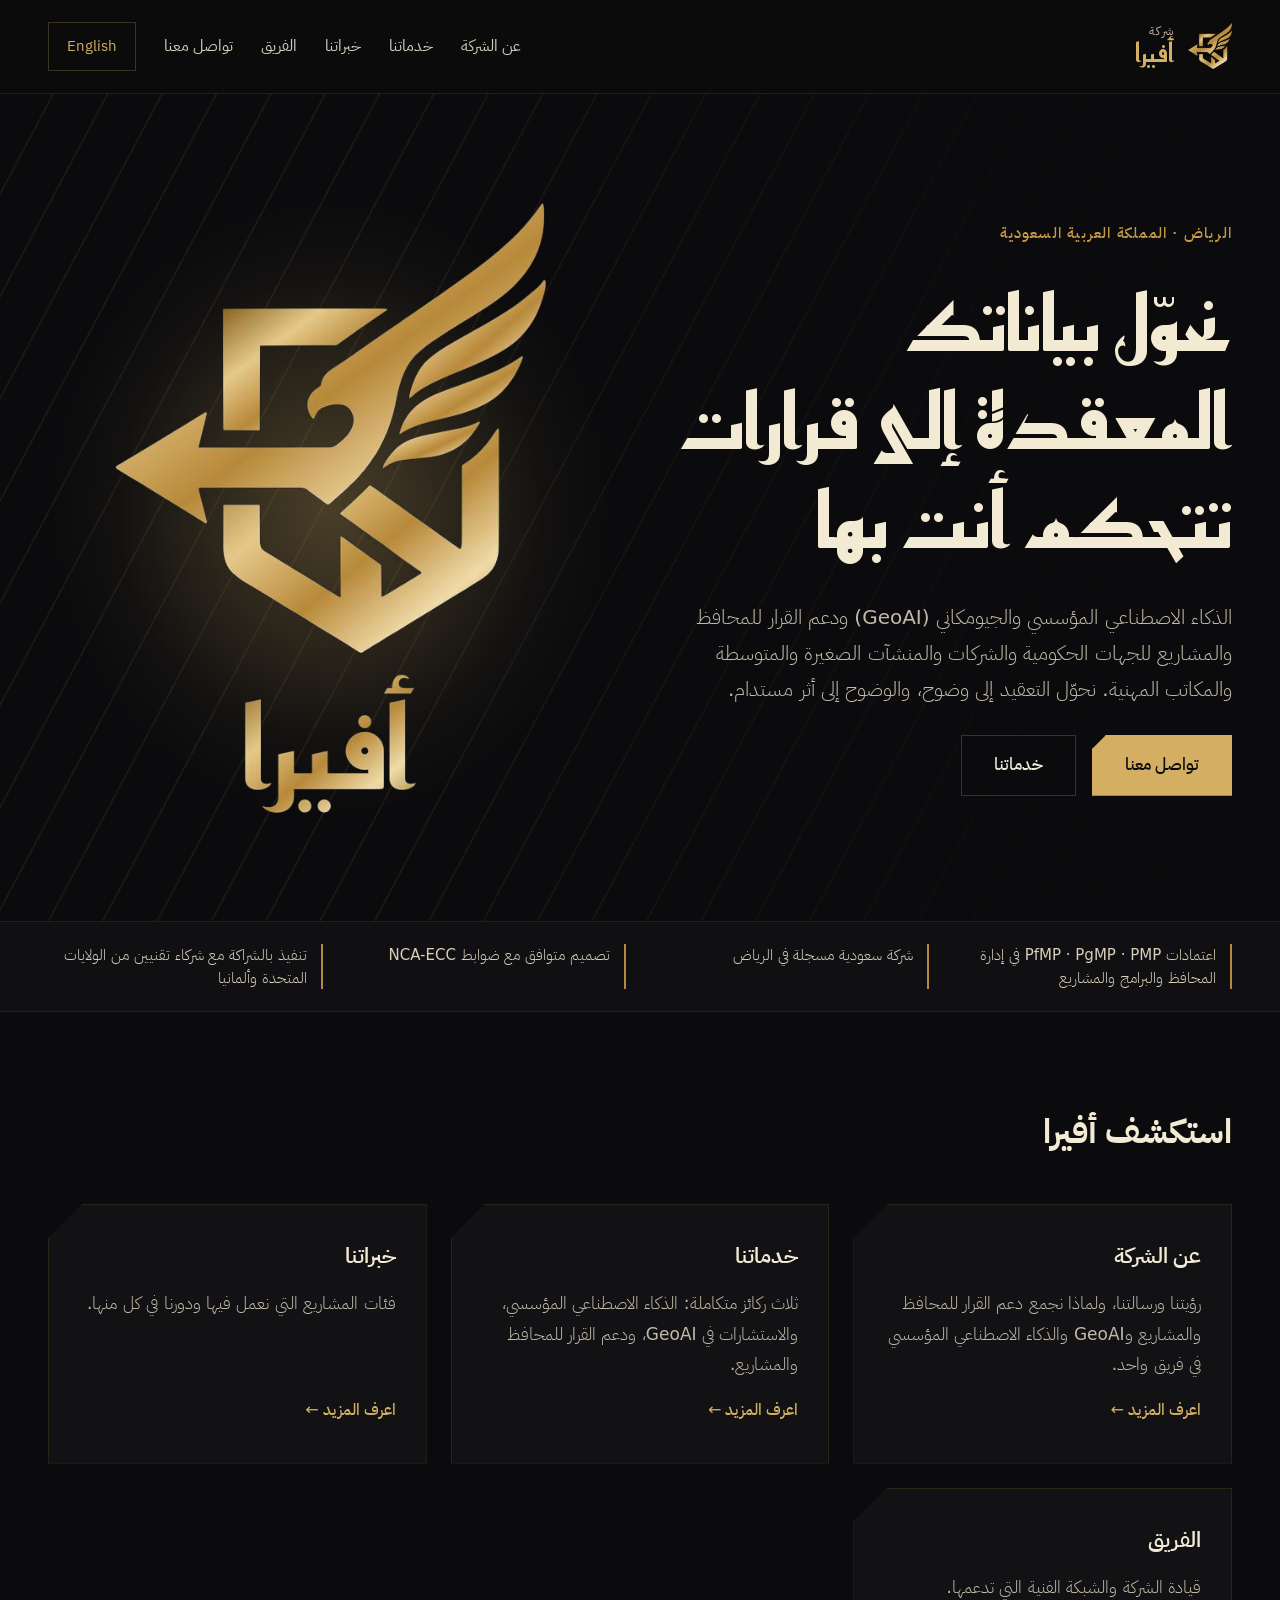
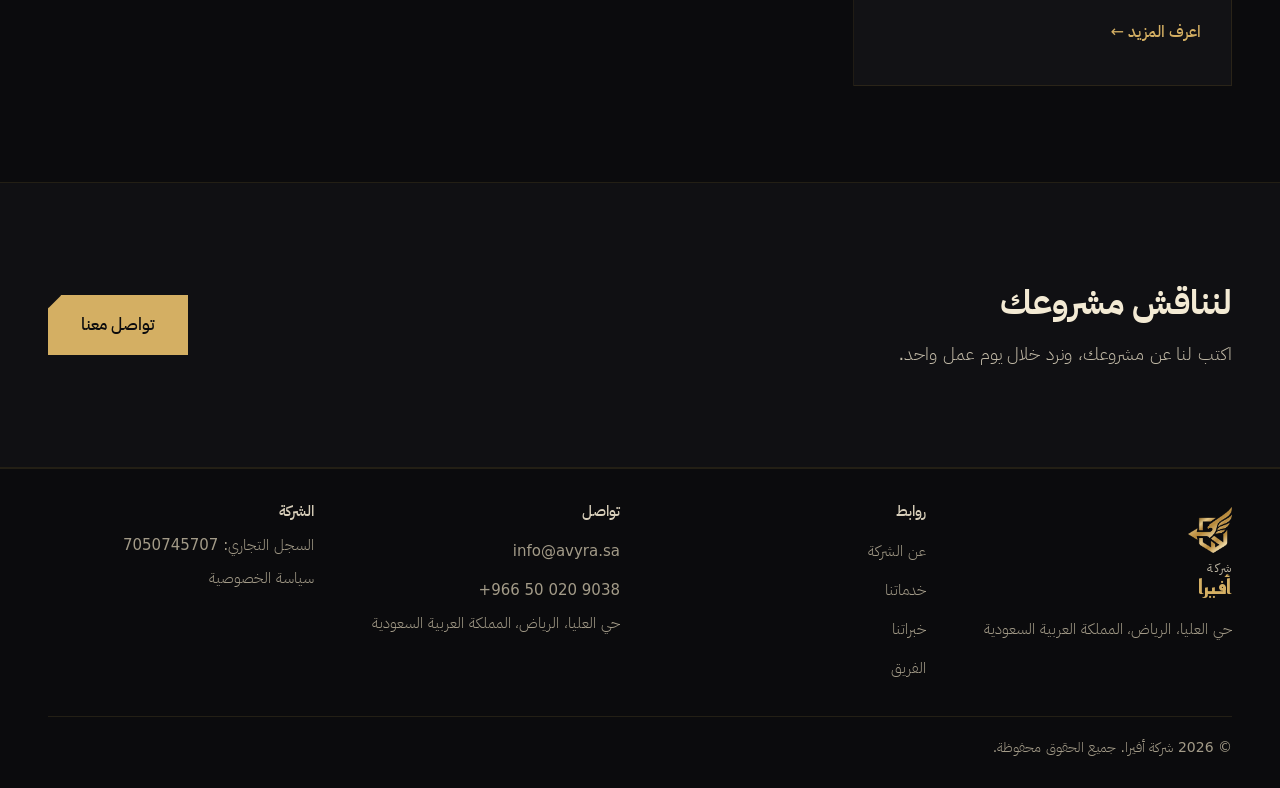
<file: index.html>
<!doctype html>
<html lang="ar" dir="rtl">
<head>
<meta charset="utf-8">
<meta name="viewport" content="width=device-width, initial-scale=1">
<title>شركة أفيرا | الذكاء الاصطناعي المؤسسي والذكاء الجيومكاني ودعم القرار للمحافظ والمشاريع في الرياض</title>
<meta name="description" content="شركة أفيرا شركة سعودية في الرياض تجمع حلول الذكاء الاصطناعي المؤسسي، والذكاء الاصطناعي الجيومكاني (GeoAI)، ودعم القرار للمحافظ والمشاريع لدعم برامج التحول الرقمي والبيئة في رؤية 2030.">
<link rel="canonical" href="https://avyra.sa/">
<link rel="alternate" hreflang="ar" href="https://avyra.sa/">
<link rel="alternate" hreflang="en" href="https://avyra.sa/en/">
<link rel="alternate" hreflang="x-default" href="https://avyra.sa/">
<meta name="theme-color" content="#0b0b0d">
<meta property="og:type" content="website">
<meta property="og:site_name" content="شركة أفيرا">
<meta property="og:title" content="شركة أفيرا | الذكاء الاصطناعي المؤسسي والذكاء الجيومكاني ودعم القرار للمحافظ والمشاريع في الرياض">
<meta property="og:description" content="شركة أفيرا شركة سعودية في الرياض تجمع حلول الذكاء الاصطناعي المؤسسي، والذكاء الاصطناعي الجيومكاني (GeoAI)، ودعم القرار للمحافظ والمشاريع لدعم برامج التحول الرقمي والبيئة في رؤية 2030.">
<meta property="og:url" content="https://avyra.sa/">
<meta property="og:image" content="https://avyra.sa/assets/img/og-image.png">
<meta property="og:image:width" content="1200">
<meta property="og:image:height" content="630">
<meta property="og:locale" content="ar_SA">
<meta property="og:locale:alternate" content="en_US">
<meta name="twitter:card" content="summary_large_image">
<meta name="twitter:title" content="شركة أفيرا | الذكاء الاصطناعي المؤسسي والذكاء الجيومكاني ودعم القرار للمحافظ والمشاريع في الرياض">
<meta name="twitter:description" content="شركة أفيرا شركة سعودية في الرياض تجمع حلول الذكاء الاصطناعي المؤسسي، والذكاء الاصطناعي الجيومكاني (GeoAI)، ودعم القرار للمحافظ والمشاريع لدعم برامج التحول الرقمي والبيئة في رؤية 2030.">
<meta name="twitter:image" content="https://avyra.sa/assets/img/og-image.png">
<link rel="icon" href="/favicon.ico" sizes="any">
<link rel="icon" type="image/png" sizes="32x32" href="/assets/img/favicon-32.png">
<link rel="apple-touch-icon" href="/assets/img/apple-touch-icon.png">
<link rel="manifest" href="/site.webmanifest">
<link rel="preload" href="/assets/fonts/ibm-plex-sans-arabic-arabic-400-normal.woff2" as="font" type="font/woff2" crossorigin>
<link rel="preload" href="/assets/fonts/reem-kufi-arabic-700-normal.woff2" as="font" type="font/woff2" crossorigin>
<link rel="stylesheet" href="/assets/css/style.css?v=13e9cf21">
<script>document.documentElement.classList.add("js")</script>
<script type="application/ld+json">{"@context": "https://schema.org", "@type": "Organization", "name": "Avyra Company", "alternateName": "شركة أفيرا", "url": "https://avyra.sa/", "logo": "https://avyra.sa/assets/img/icon-512.png", "email": "info@avyra.sa", "address": {"@type": "PostalAddress", "addressLocality": "Riyadh", "addressCountry": "SA"}, "areaServed": "SA", "telephone": "+966500209038", "identifier": "7050745707"}</script>
</head>
<body>
<a class="skip" href="#main">انتقل إلى المحتوى</a>
<header class="site">
  <a class="brand" href="/" aria-label="شركة أفيرا - الرئيسية"><img src="/assets/img/mark.png" alt="" width="46" height="48"><span class="brand-txt"><span class="brand-name">أفيرا</span><span class="brand-co">شركة</span></span></a>
  <button class="menu-btn" type="button" hidden aria-label="القائمة" aria-expanded="false" aria-controls="site-nav" data-open="القائمة" data-close="إغلاق القائمة"><span class="bars" aria-hidden="true"></span></button>
  <nav class="main" id="site-nav" aria-label="التنقل الرئيسي">
    <a href="/about/">عن الشركة</a><a href="/services/">خدماتنا</a><a href="/projects/">خبراتنا</a><a href="/team/">الفريق</a><a href="/contact/">تواصل معنا</a>
    <a class="lang" href="/en/" hreflang="en" lang="en">English</a>
  </nav>
</header>
<main id="main">
<section class="hero">
  <div class="wrap cols" style="align-items:center">
    <div class="stack g28">
      <p class="eyebrow">الرياض · المملكة العربية السعودية</p>
      <h1>نحوّل بياناتك المعقدة إلى قرارات تتحكم أنت بها</h1>
      <p class="lead">الذكاء الاصطناعي المؤسسي والجيومكاني (GeoAI) ودعم القرار للمحافظ والمشاريع للجهات الحكومية والشركات والمنشآت الصغيرة والمتوسطة والمكاتب المهنية. نحوّل التعقيد إلى وضوح، والوضوح إلى أثر مستدام.</p>
      <div class="btns"><a class="btn gold" href="/contact/">تواصل معنا</a><a class="btn" href="/services/">خدماتنا</a></div>
    </div>
    <div class="hero-art"><div class="emb"><img src="/assets/img/logo-ar.png" alt="شعار أفيرا" width="440" height="486" fetchpriority="high"><span class="sheen" style="--m:url(/assets/img/logo-ar.png)" aria-hidden="true"></span></div></div>
  </div>
</section>
<section class="trustbar"><div class="wrap"><ul><li>اعتمادات <bdi>PfMP · PgMP · PMP</bdi> في إدارة المحافظ والبرامج والمشاريع</li><li>شركة سعودية مسجلة في الرياض</li><li>تصميم متوافق مع ضوابط NCA-ECC</li><li>تنفيذ بالشراكة مع شركاء تقنيين من الولايات المتحدة وألمانيا</li></ul></div></section>
<section><div class="wrap stack g48"><h2>استكشف أفيرا</h2><div class="cards"><div class="card link"><h3>عن الشركة</h3><p>رؤيتنا ورسالتنا، ولماذا نجمع دعم القرار للمحافظ والمشاريع وGeoAI والذكاء الاصطناعي المؤسسي في فريق واحد.</p><a class="more stretch" href="/about/">اعرف المزيد ←</a></div><div class="card link"><h3>خدماتنا</h3><p>ثلاث ركائز متكاملة: الذكاء الاصطناعي المؤسسي، والاستشارات في GeoAI، ودعم القرار للمحافظ والمشاريع.</p><a class="more stretch" href="/services/">اعرف المزيد ←</a></div><div class="card link"><h3>خبراتنا</h3><p>فئات المشاريع التي نعمل فيها ودورنا في كل منها.</p><a class="more stretch" href="/projects/">اعرف المزيد ←</a></div><div class="card link"><h3>الفريق</h3><p>قيادة الشركة والشبكة الفنية التي تدعمها.</p><a class="more stretch" href="/team/">اعرف المزيد ←</a></div></div></div></section>
<section class="alt cta"><div class="wrap"><div class="stack g12"><h2>لنناقش مشروعك</h2><p class="muted">اكتب لنا عن مشروعك، ونرد خلال يوم عمل واحد.</p></div><div class="btns"><a class="btn gold" href="/contact/">تواصل معنا</a></div></div></section>
</main>
<footer class="site">
  <div class="wrap">
    <div class="stack g12"><a class="brand" href="/"><img src="/assets/img/mark.png" alt="" width="34" height="36" loading="lazy"><span class="brand-txt"><span class="brand-name" style="font-size:20px">أفيرا</span><span class="brand-co">شركة</span></span></a>
      <p>حي العليا، الرياض، المملكة العربية السعودية</p></div>
    <div><h2>روابط</h2><ul><li><a href="/about/">عن الشركة</a></li><li><a href="/services/">خدماتنا</a></li><li><a href="/projects/">خبراتنا</a></li><li><a href="/team/">الفريق</a></li></ul></div>
    <div><h2>تواصل</h2><ul><li><a href="mailto:info@avyra.sa"><bdi>info@avyra.sa</bdi></a></li><li><a href="tel:+966500209038"><bdi>+966 50 020 9038</bdi></a></li><li>حي العليا، الرياض، المملكة العربية السعودية</li></ul></div>
    <div><h2>الشركة</h2><ul><li>السجل التجاري: <bdi>7050745707</bdi></li><li><a href="/privacy/">سياسة الخصوصية</a></li></ul></div>
    <p class="fine">© 2026 شركة أفيرا. جميع الحقوق محفوظة.</p>
  </div>
</footer>
<script src="/assets/js/main.js?v=3205c715" defer></script>
</body></html>
</file>
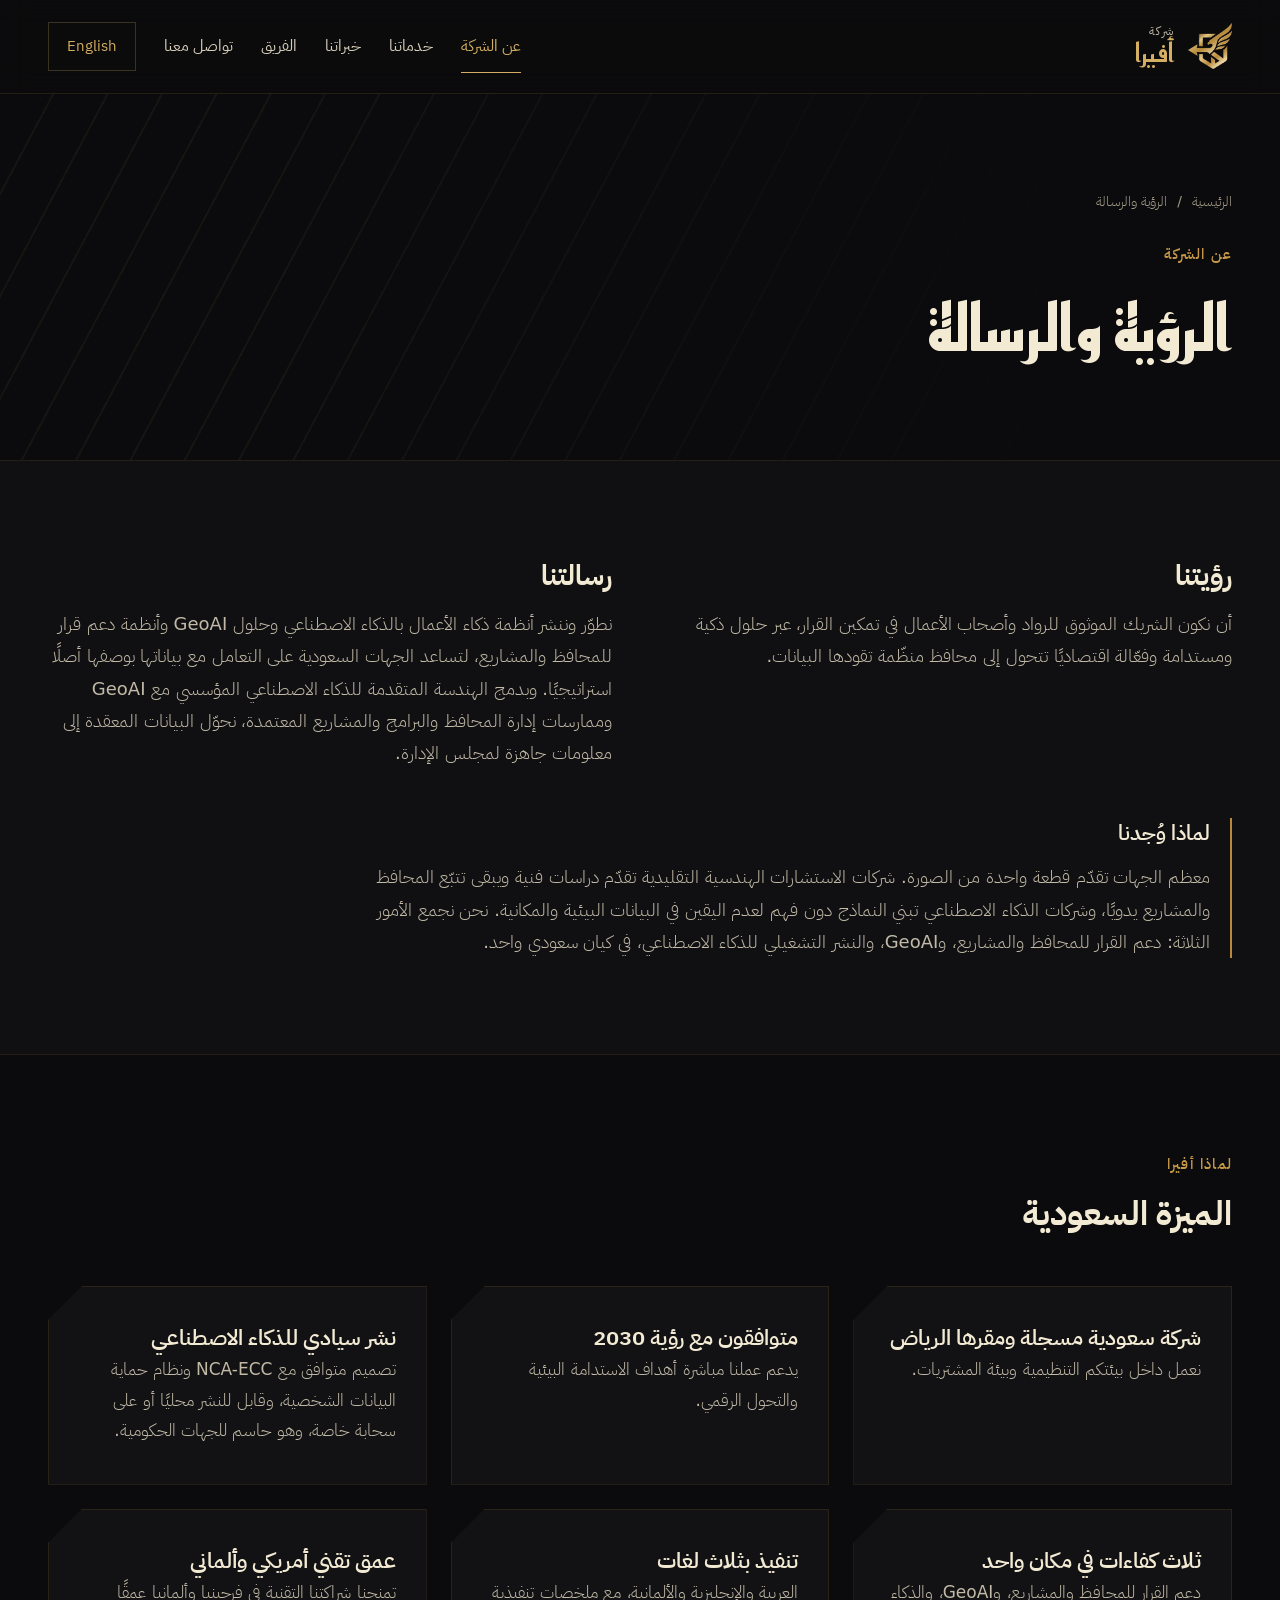
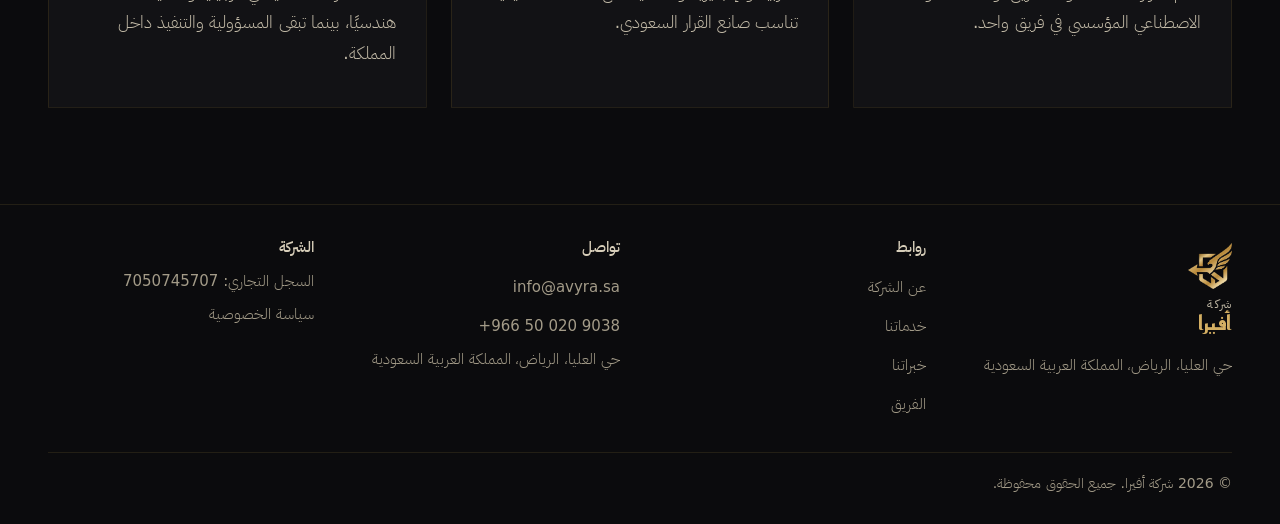
<file: about/index.html>
<!doctype html>
<html lang="ar" dir="rtl">
<head>
<meta charset="utf-8">
<meta name="viewport" content="width=device-width, initial-scale=1">
<title>الرؤية والرسالة | شركة أفيرا</title>
<meta name="description" content="أن نكون الشريك الموثوق للرواد وأصحاب الأعمال في تمكين القرار، عبر حلول ذكية ومستدامة وفعّالة اقتصاديًا تتحول إلى محافظ منظّمة تقودها البيانات.">
<link rel="canonical" href="https://avyra.sa/about/">
<link rel="alternate" hreflang="ar" href="https://avyra.sa/about/">
<link rel="alternate" hreflang="en" href="https://avyra.sa/en/about/">
<link rel="alternate" hreflang="x-default" href="https://avyra.sa/about/">
<meta name="theme-color" content="#0b0b0d">
<meta property="og:type" content="website">
<meta property="og:site_name" content="شركة أفيرا">
<meta property="og:title" content="الرؤية والرسالة | شركة أفيرا">
<meta property="og:description" content="أن نكون الشريك الموثوق للرواد وأصحاب الأعمال في تمكين القرار، عبر حلول ذكية ومستدامة وفعّالة اقتصاديًا تتحول إلى محافظ منظّمة تقودها البيانات.">
<meta property="og:url" content="https://avyra.sa/about/">
<meta property="og:image" content="https://avyra.sa/assets/img/og-image.png">
<meta property="og:image:width" content="1200">
<meta property="og:image:height" content="630">
<meta property="og:locale" content="ar_SA">
<meta property="og:locale:alternate" content="en_US">
<meta name="twitter:card" content="summary_large_image">
<meta name="twitter:title" content="الرؤية والرسالة | شركة أفيرا">
<meta name="twitter:description" content="أن نكون الشريك الموثوق للرواد وأصحاب الأعمال في تمكين القرار، عبر حلول ذكية ومستدامة وفعّالة اقتصاديًا تتحول إلى محافظ منظّمة تقودها البيانات.">
<meta name="twitter:image" content="https://avyra.sa/assets/img/og-image.png">
<link rel="icon" href="/favicon.ico" sizes="any">
<link rel="icon" type="image/png" sizes="32x32" href="/assets/img/favicon-32.png">
<link rel="apple-touch-icon" href="/assets/img/apple-touch-icon.png">
<link rel="manifest" href="/site.webmanifest">
<link rel="preload" href="/assets/fonts/ibm-plex-sans-arabic-arabic-400-normal.woff2" as="font" type="font/woff2" crossorigin>
<link rel="preload" href="/assets/fonts/reem-kufi-arabic-700-normal.woff2" as="font" type="font/woff2" crossorigin>
<link rel="stylesheet" href="/assets/css/style.css?v=13e9cf21">
<script>document.documentElement.classList.add("js")</script>
<script type="application/ld+json">{"@context": "https://schema.org", "@type": "BreadcrumbList", "itemListElement": [{"@type": "ListItem", "position": 1, "name": "الرئيسية", "item": "https://avyra.sa/"}, {"@type": "ListItem", "position": 2, "name": "الرؤية والرسالة", "item": "https://avyra.sa/about/"}]}</script>
</head>
<body>
<a class="skip" href="#main">انتقل إلى المحتوى</a>
<header class="site">
  <a class="brand" href="/" aria-label="شركة أفيرا - الرئيسية"><img src="/assets/img/mark.png" alt="" width="46" height="48"><span class="brand-txt"><span class="brand-name">أفيرا</span><span class="brand-co">شركة</span></span></a>
  <button class="menu-btn" type="button" hidden aria-label="القائمة" aria-expanded="false" aria-controls="site-nav" data-open="القائمة" data-close="إغلاق القائمة"><span class="bars" aria-hidden="true"></span></button>
  <nav class="main" id="site-nav" aria-label="التنقل الرئيسي">
    <a href="/about/" aria-current="page">عن الشركة</a><a href="/services/">خدماتنا</a><a href="/projects/">خبراتنا</a><a href="/team/">الفريق</a><a href="/contact/">تواصل معنا</a>
    <a class="lang" href="/en/about/" hreflang="en" lang="en">English</a>
  </nav>
</header>
<main id="main">
<section class="page-hero"><div class="wrap stack g20"><nav class="crumbs" aria-label="breadcrumb"><a href="/">الرئيسية</a><span aria-hidden="true">/</span><span>الرؤية والرسالة</span></nav><p class="eyebrow">عن الشركة</p><h1>الرؤية والرسالة</h1></div></section>
<section class="alt"><div class="wrap stack g48">
  <div class="cols"><div class="stack g12"><h2 style="font-size:28px">رؤيتنا</h2><p class="muted">أن نكون الشريك الموثوق للرواد وأصحاب الأعمال في تمكين القرار، عبر حلول ذكية ومستدامة وفعّالة اقتصاديًا تتحول إلى محافظ منظّمة تقودها البيانات.</p></div><div class="stack g12"><h2 style="font-size:28px">رسالتنا</h2><p class="muted">نطوّر وننشر أنظمة ذكاء الأعمال بالذكاء الاصطناعي وحلول GeoAI وأنظمة دعم قرار للمحافظ والمشاريع، لتساعد الجهات السعودية على التعامل مع بياناتها بوصفها أصلًا استراتيجيًا. وبدمج الهندسة المتقدمة للذكاء الاصطناعي المؤسسي مع GeoAI وممارسات إدارة المحافظ والبرامج والمشاريع المعتمدة، نحوّل البيانات المعقدة إلى معلومات جاهزة لمجلس الإدارة.</p></div></div>
  <div class="stack g12 gap-note"><h3>لماذا وُجدنا</h3><p class="muted">معظم الجهات تقدّم قطعة واحدة من الصورة. شركات الاستشارات الهندسية التقليدية تقدّم دراسات فنية ويبقى تتبّع المحافظ والمشاريع يدويًا، وشركات الذكاء الاصطناعي تبني النماذج دون فهم لعدم اليقين في البيانات البيئية والمكانية. نحن نجمع الأمور الثلاثة: دعم القرار للمحافظ والمشاريع، وGeoAI، والنشر التشغيلي للذكاء الاصطناعي، في كيان سعودي واحد.</p></div>
</div></section>
<section><div class="wrap stack g48">
  <div class="stack g12" style="max-width:640px"><p class="eyebrow">لماذا أفيرا</p><h2>الميزة السعودية</h2></div>
  <div class="cards"><div class="card"><h3>شركة سعودية مسجلة ومقرها الرياض</h3><p>نعمل داخل بيئتكم التنظيمية وبيئة المشتريات.</p></div><div class="card"><h3>متوافقون مع رؤية 2030</h3><p>يدعم عملنا مباشرة أهداف الاستدامة البيئية والتحول الرقمي.</p></div><div class="card"><h3>نشر سيادي للذكاء الاصطناعي</h3><p>تصميم متوافق مع NCA-ECC ونظام حماية البيانات الشخصية، وقابل للنشر محليًا أو على سحابة خاصة، وهو حاسم للجهات الحكومية.</p></div><div class="card"><h3>ثلاث كفاءات في مكان واحد</h3><p>دعم القرار للمحافظ والمشاريع، وGeoAI، والذكاء الاصطناعي المؤسسي في فريق واحد.</p></div><div class="card"><h3>تنفيذ بثلاث لغات</h3><p>العربية والإنجليزية والألمانية، مع ملخصات تنفيذية تناسب صانع القرار السعودي.</p></div><div class="card"><h3>عمق تقني أمريكي وألماني</h3><p>تمنحنا شراكتنا التقنية في فرجينيا وألمانيا عمقًا هندسيًا، بينما تبقى المسؤولية والتنفيذ داخل المملكة.</p></div></div>
</div></section>
</main>
<footer class="site">
  <div class="wrap">
    <div class="stack g12"><a class="brand" href="/"><img src="/assets/img/mark.png" alt="" width="34" height="36" loading="lazy"><span class="brand-txt"><span class="brand-name" style="font-size:20px">أفيرا</span><span class="brand-co">شركة</span></span></a>
      <p>حي العليا، الرياض، المملكة العربية السعودية</p></div>
    <div><h2>روابط</h2><ul><li><a href="/about/">عن الشركة</a></li><li><a href="/services/">خدماتنا</a></li><li><a href="/projects/">خبراتنا</a></li><li><a href="/team/">الفريق</a></li></ul></div>
    <div><h2>تواصل</h2><ul><li><a href="mailto:info@avyra.sa"><bdi>info@avyra.sa</bdi></a></li><li><a href="tel:+966500209038"><bdi>+966 50 020 9038</bdi></a></li><li>حي العليا، الرياض، المملكة العربية السعودية</li></ul></div>
    <div><h2>الشركة</h2><ul><li>السجل التجاري: <bdi>7050745707</bdi></li><li><a href="/privacy/">سياسة الخصوصية</a></li></ul></div>
    <p class="fine">© 2026 شركة أفيرا. جميع الحقوق محفوظة.</p>
  </div>
</footer>
<script src="/assets/js/main.js?v=3205c715" defer></script>
</body></html>
</file>
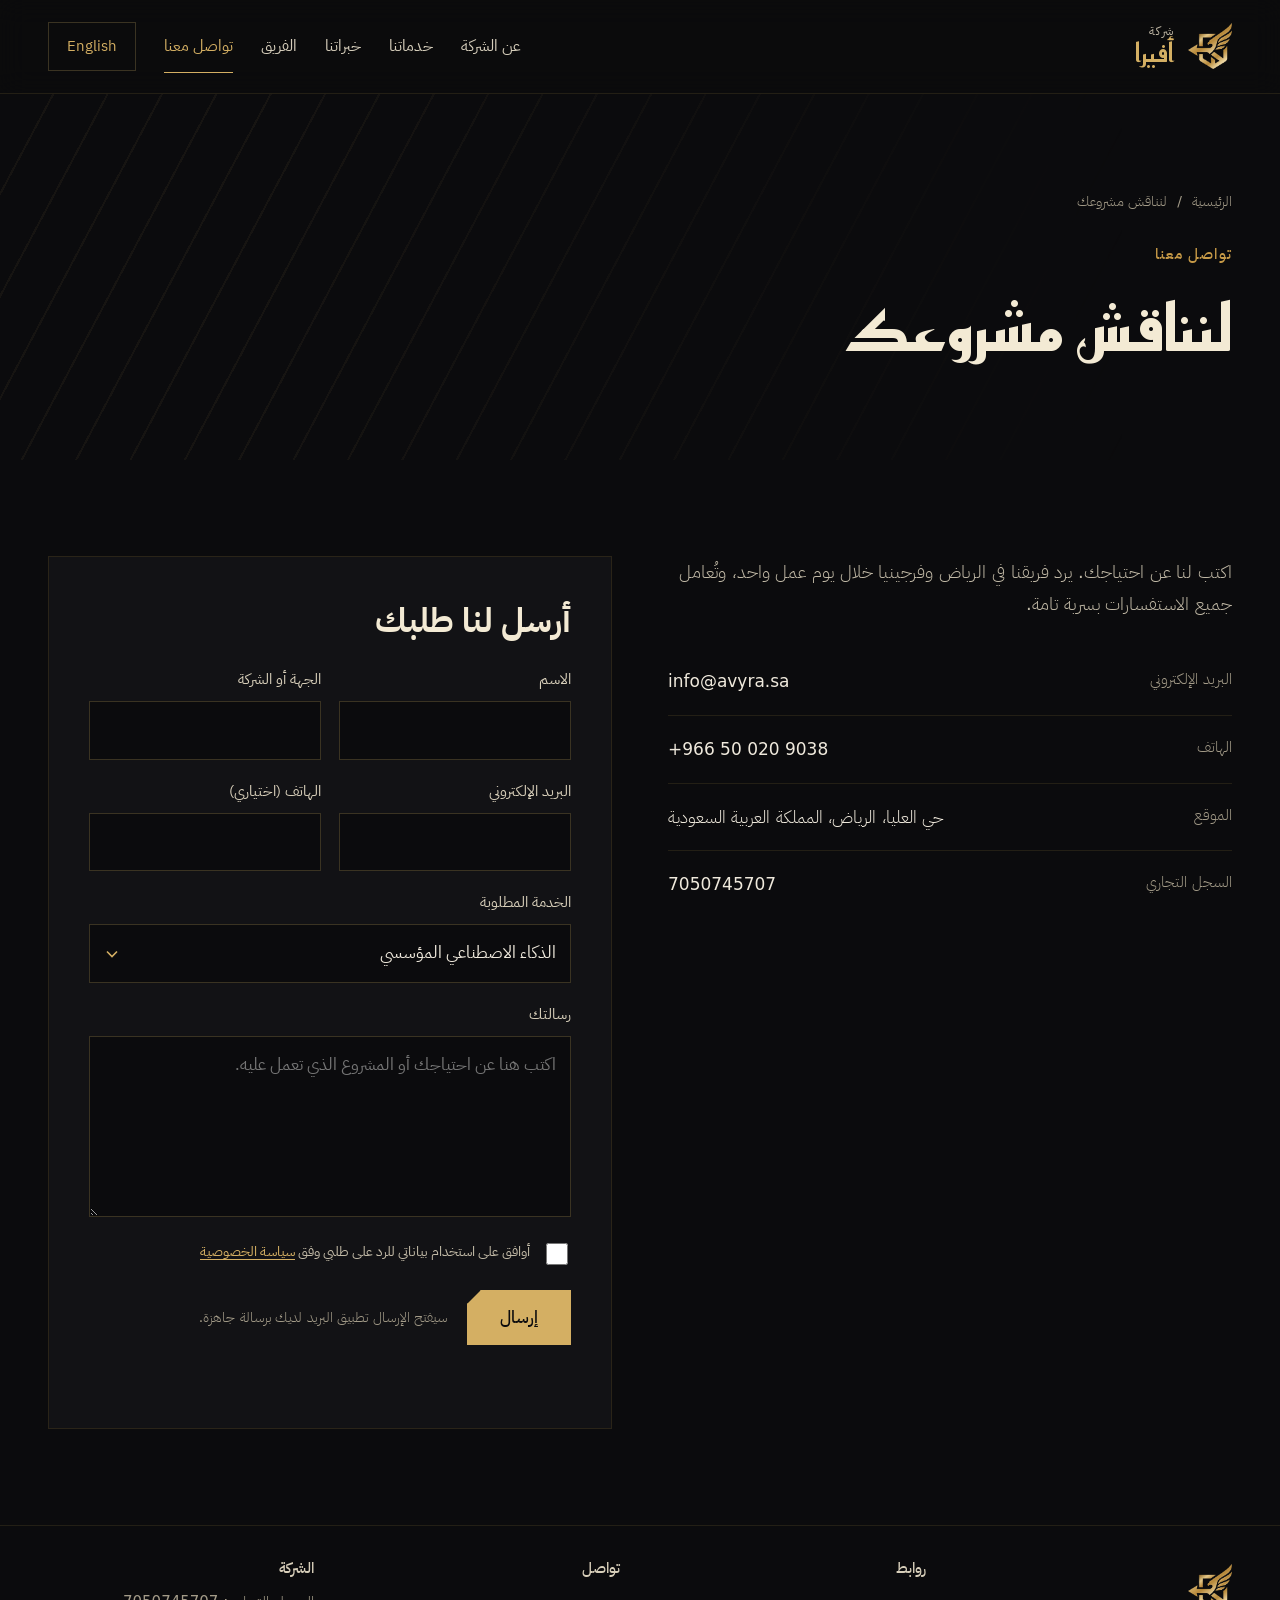
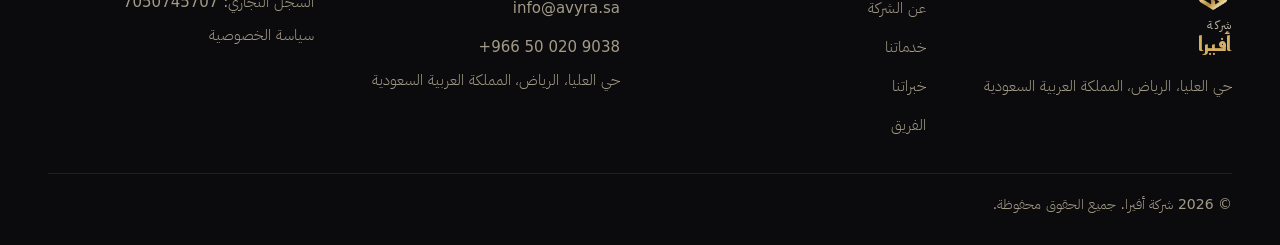
<file: contact/index.html>
<!doctype html>
<html lang="ar" dir="rtl">
<head>
<meta charset="utf-8">
<meta name="viewport" content="width=device-width, initial-scale=1">
<title>لنناقش مشروعك | شركة أفيرا</title>
<meta name="description" content="اكتب لنا عن احتياجك. يرد فريقنا في الرياض وفرجينيا خلال يوم عمل واحد، وتُعامل جميع الاستفسارات بسرية تامة.">
<link rel="canonical" href="https://avyra.sa/contact/">
<link rel="alternate" hreflang="ar" href="https://avyra.sa/contact/">
<link rel="alternate" hreflang="en" href="https://avyra.sa/en/contact/">
<link rel="alternate" hreflang="x-default" href="https://avyra.sa/contact/">
<meta name="theme-color" content="#0b0b0d">
<meta property="og:type" content="website">
<meta property="og:site_name" content="شركة أفيرا">
<meta property="og:title" content="لنناقش مشروعك | شركة أفيرا">
<meta property="og:description" content="اكتب لنا عن احتياجك. يرد فريقنا في الرياض وفرجينيا خلال يوم عمل واحد، وتُعامل جميع الاستفسارات بسرية تامة.">
<meta property="og:url" content="https://avyra.sa/contact/">
<meta property="og:image" content="https://avyra.sa/assets/img/og-image.png">
<meta property="og:image:width" content="1200">
<meta property="og:image:height" content="630">
<meta property="og:locale" content="ar_SA">
<meta property="og:locale:alternate" content="en_US">
<meta name="twitter:card" content="summary_large_image">
<meta name="twitter:title" content="لنناقش مشروعك | شركة أفيرا">
<meta name="twitter:description" content="اكتب لنا عن احتياجك. يرد فريقنا في الرياض وفرجينيا خلال يوم عمل واحد، وتُعامل جميع الاستفسارات بسرية تامة.">
<meta name="twitter:image" content="https://avyra.sa/assets/img/og-image.png">
<link rel="icon" href="/favicon.ico" sizes="any">
<link rel="icon" type="image/png" sizes="32x32" href="/assets/img/favicon-32.png">
<link rel="apple-touch-icon" href="/assets/img/apple-touch-icon.png">
<link rel="manifest" href="/site.webmanifest">
<link rel="preload" href="/assets/fonts/ibm-plex-sans-arabic-arabic-400-normal.woff2" as="font" type="font/woff2" crossorigin>
<link rel="preload" href="/assets/fonts/reem-kufi-arabic-700-normal.woff2" as="font" type="font/woff2" crossorigin>
<link rel="stylesheet" href="/assets/css/style.css?v=13e9cf21">
<script>document.documentElement.classList.add("js")</script>
<script type="application/ld+json">{"@context": "https://schema.org", "@type": "BreadcrumbList", "itemListElement": [{"@type": "ListItem", "position": 1, "name": "الرئيسية", "item": "https://avyra.sa/"}, {"@type": "ListItem", "position": 2, "name": "لنناقش مشروعك", "item": "https://avyra.sa/contact/"}]}</script>
</head>
<body>
<a class="skip" href="#main">انتقل إلى المحتوى</a>
<header class="site">
  <a class="brand" href="/" aria-label="شركة أفيرا - الرئيسية"><img src="/assets/img/mark.png" alt="" width="46" height="48"><span class="brand-txt"><span class="brand-name">أفيرا</span><span class="brand-co">شركة</span></span></a>
  <button class="menu-btn" type="button" hidden aria-label="القائمة" aria-expanded="false" aria-controls="site-nav" data-open="القائمة" data-close="إغلاق القائمة"><span class="bars" aria-hidden="true"></span></button>
  <nav class="main" id="site-nav" aria-label="التنقل الرئيسي">
    <a href="/about/">عن الشركة</a><a href="/services/">خدماتنا</a><a href="/projects/">خبراتنا</a><a href="/team/">الفريق</a><a href="/contact/" aria-current="page">تواصل معنا</a>
    <a class="lang" href="/en/contact/" hreflang="en" lang="en">English</a>
  </nav>
</header>
<main id="main">
<section class="page-hero"><div class="wrap stack g20"><nav class="crumbs" aria-label="breadcrumb"><a href="/">الرئيسية</a><span aria-hidden="true">/</span><span>لنناقش مشروعك</span></nav><p class="eyebrow">تواصل معنا</p><h1>لنناقش مشروعك</h1></div></section>
<section><div class="wrap cols">
    <div class="stack g28"><p class="muted">اكتب لنا عن احتياجك. يرد فريقنا في الرياض وفرجينيا خلال يوم عمل واحد، وتُعامل جميع الاستفسارات بسرية تامة.</p><dl class="rows"><div><dt>البريد الإلكتروني</dt><dd><a href="mailto:info@avyra.sa"><bdi>info@avyra.sa</bdi></a></dd></div><div><dt>الهاتف</dt><dd><a href="tel:+966500209038"><bdi>+966 50 020 9038</bdi></a></dd></div><div><dt>الموقع</dt><dd>حي العليا، الرياض، المملكة العربية السعودية</dd></div><div><dt>السجل التجاري</dt><dd><bdi>7050745707</bdi></dd></div></dl></div>
    <form class="form" id="f-home" method="post" action="mailto:info@avyra.sa" data-endpoint="" data-key="" data-subject="استفسار جديد من موقع أفيرا" data-ok="وصلنا طلبك، وسنعود إليك قريبًا." data-err="تعذر الإرسال. أرسل لنا على البريد مباشرة: info@avyra.sa" data-sending="جارٍ الإرسال..." data-req="هذا الحقل مطلوب" novalidate>
  <h2>أرسل لنا طلبك</h2>
  <div class="fields">
    <label for="f-name">الاسم<input id="f-name" name="name" type="text" autocomplete="name" required></label>
    <label for="f-org">الجهة أو الشركة<input id="f-org" name="organization" type="text" autocomplete="organization"></label>
    <label for="f-email">البريد الإلكتروني<input id="f-email" name="email" type="email" autocomplete="email" dir="ltr" required></label>
    <label for="f-phone">الهاتف (اختياري)<input id="f-phone" name="phone" type="tel" autocomplete="tel" dir="ltr"></label>
    <label for="f-int" class="full">الخدمة المطلوبة<select id="f-int" name="division"><option value="الذكاء الاصطناعي المؤسسي">الذكاء الاصطناعي المؤسسي</option><option value="GeoAI">GeoAI</option><option value="دعم القرار للمحافظ والمشاريع">دعم القرار للمحافظ والمشاريع</option><option value="أخرى">أخرى</option></select></label>
    <label for="f-msg" class="full">رسالتك<textarea id="f-msg" name="message" rows="5" placeholder="اكتب هنا عن احتياجك أو المشروع الذي تعمل عليه." required></textarea></label>
  </div>
  <input class="hp" type="text" name="_gotcha" tabindex="-1" autocomplete="off" aria-hidden="true">
  <label class="consent" for="f-ok"><input id="f-ok" name="consent" type="checkbox" required><span>أوافق على استخدام بياناتي للرد على طلبي وفق <a href="/privacy/">سياسة الخصوصية</a></span></label>
  <div class="actions"><button class="btn gold" type="submit">إرسال</button><p class="note">سيفتح الإرسال تطبيق البريد لديك برسالة جاهزة.</p></div>
  <p class="status" role="status" aria-live="polite"></p>
</form>
  </div></section>
</main>
<footer class="site">
  <div class="wrap">
    <div class="stack g12"><a class="brand" href="/"><img src="/assets/img/mark.png" alt="" width="34" height="36" loading="lazy"><span class="brand-txt"><span class="brand-name" style="font-size:20px">أفيرا</span><span class="brand-co">شركة</span></span></a>
      <p>حي العليا، الرياض، المملكة العربية السعودية</p></div>
    <div><h2>روابط</h2><ul><li><a href="/about/">عن الشركة</a></li><li><a href="/services/">خدماتنا</a></li><li><a href="/projects/">خبراتنا</a></li><li><a href="/team/">الفريق</a></li></ul></div>
    <div><h2>تواصل</h2><ul><li><a href="mailto:info@avyra.sa"><bdi>info@avyra.sa</bdi></a></li><li><a href="tel:+966500209038"><bdi>+966 50 020 9038</bdi></a></li><li>حي العليا، الرياض، المملكة العربية السعودية</li></ul></div>
    <div><h2>الشركة</h2><ul><li>السجل التجاري: <bdi>7050745707</bdi></li><li><a href="/privacy/">سياسة الخصوصية</a></li></ul></div>
    <p class="fine">© 2026 شركة أفيرا. جميع الحقوق محفوظة.</p>
  </div>
</footer>
<script src="/assets/js/main.js?v=3205c715" defer></script>
</body></html>
</file>
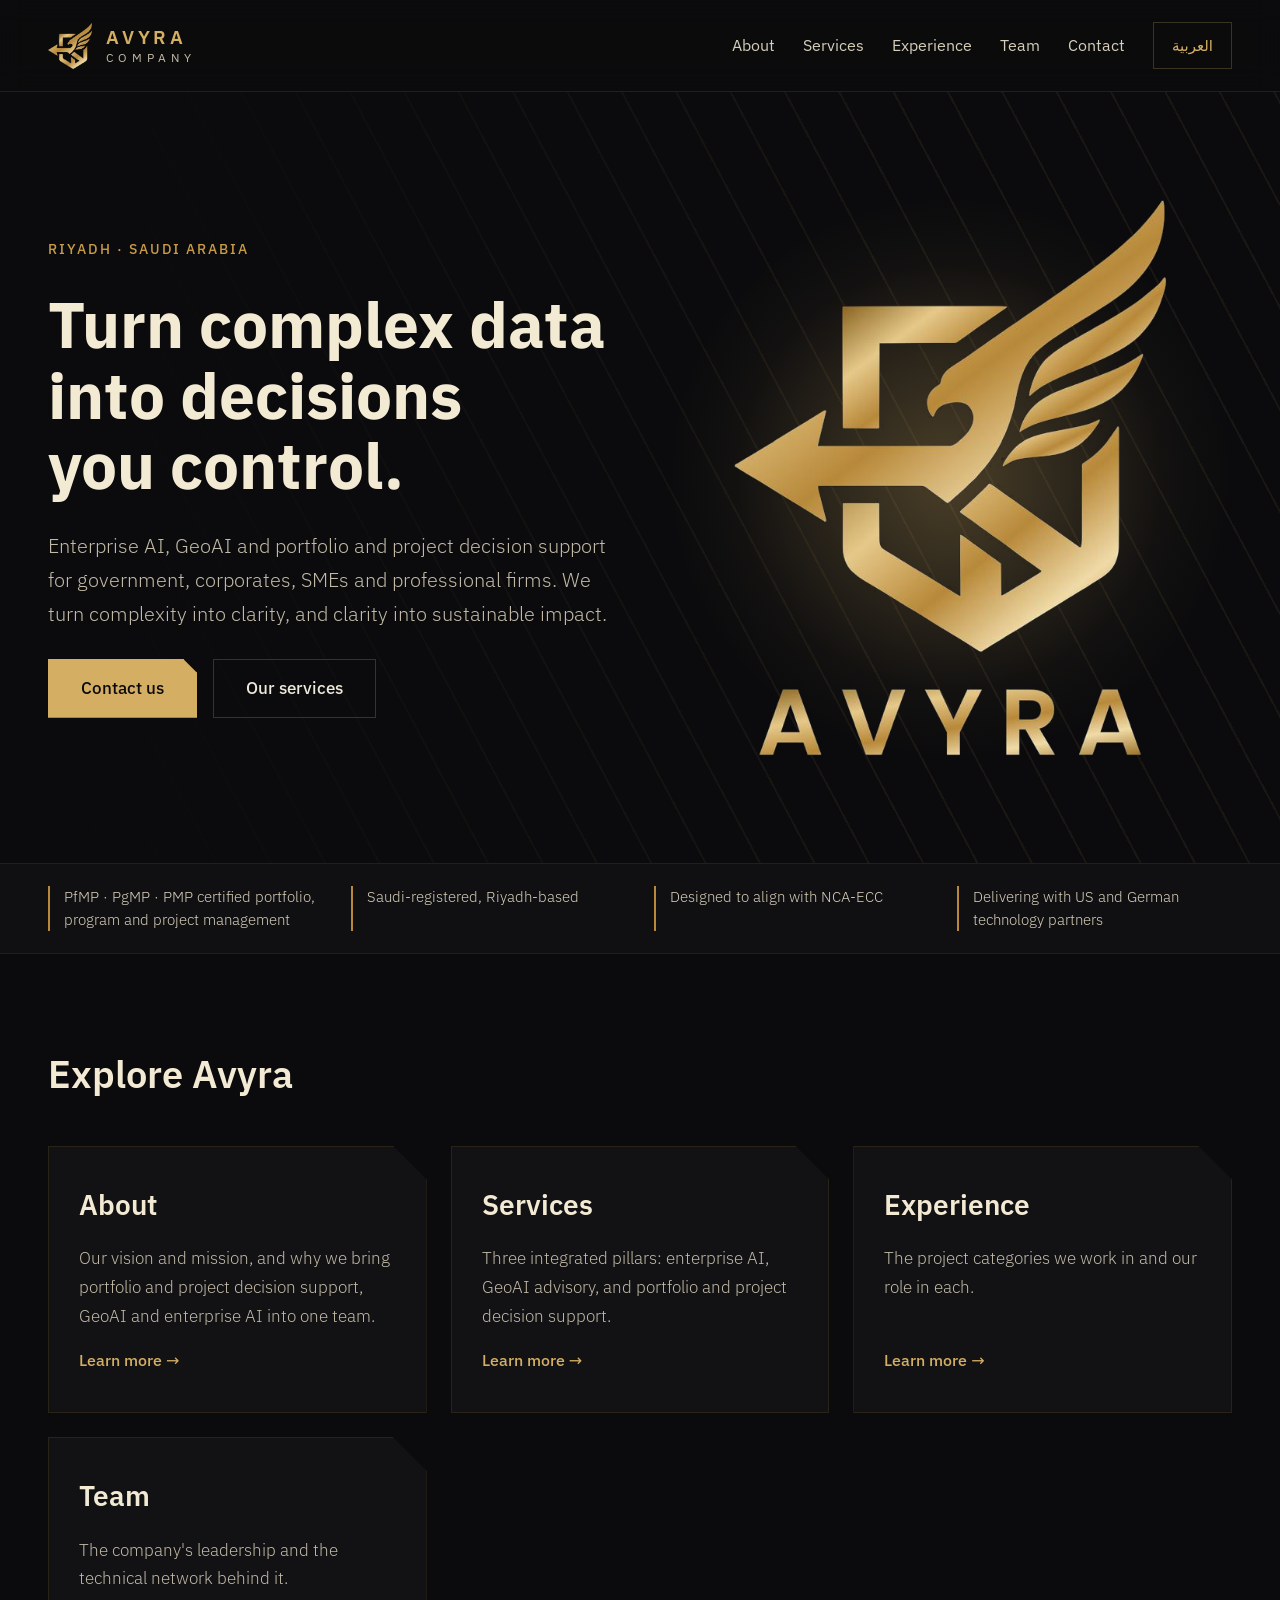
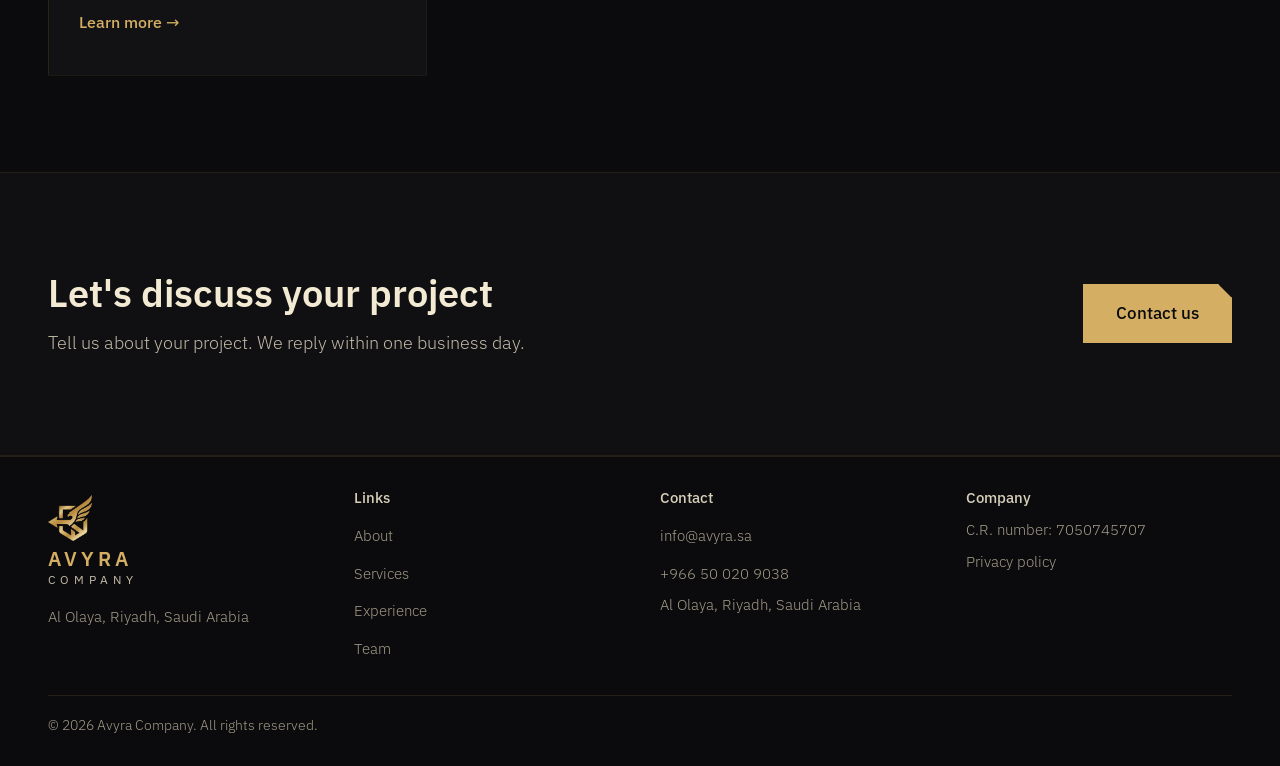
<file: en/index.html>
<!doctype html>
<html lang="en" dir="ltr">
<head>
<meta charset="utf-8">
<meta name="viewport" content="width=device-width, initial-scale=1">
<title>Avyra Company | Enterprise AI, GeoAI and Portfolio and Project Decision Support in Riyadh</title>
<meta name="description" content="Avyra Company is a Saudi company in Riyadh combining enterprise AI deployment, GeoAI and portfolio and project decision support for Vision 2030 digital transformation and environmental programs.">
<link rel="canonical" href="https://avyra.sa/en/">
<link rel="alternate" hreflang="en" href="https://avyra.sa/en/">
<link rel="alternate" hreflang="ar" href="https://avyra.sa/">
<link rel="alternate" hreflang="x-default" href="https://avyra.sa/">
<meta name="theme-color" content="#0b0b0d">
<meta property="og:type" content="website">
<meta property="og:site_name" content="Avyra Company">
<meta property="og:title" content="Avyra Company | Enterprise AI, GeoAI and Portfolio and Project Decision Support in Riyadh">
<meta property="og:description" content="Avyra Company is a Saudi company in Riyadh combining enterprise AI deployment, GeoAI and portfolio and project decision support for Vision 2030 digital transformation and environmental programs.">
<meta property="og:url" content="https://avyra.sa/en/">
<meta property="og:image" content="https://avyra.sa/assets/img/og-image.png">
<meta property="og:image:width" content="1200">
<meta property="og:image:height" content="630">
<meta property="og:locale" content="en_US">
<meta property="og:locale:alternate" content="ar_SA">
<meta name="twitter:card" content="summary_large_image">
<meta name="twitter:title" content="Avyra Company | Enterprise AI, GeoAI and Portfolio and Project Decision Support in Riyadh">
<meta name="twitter:description" content="Avyra Company is a Saudi company in Riyadh combining enterprise AI deployment, GeoAI and portfolio and project decision support for Vision 2030 digital transformation and environmental programs.">
<meta name="twitter:image" content="https://avyra.sa/assets/img/og-image.png">
<link rel="icon" href="/favicon.ico" sizes="any">
<link rel="icon" type="image/png" sizes="32x32" href="/assets/img/favicon-32.png">
<link rel="apple-touch-icon" href="/assets/img/apple-touch-icon.png">
<link rel="manifest" href="/site.webmanifest">
<link rel="preload" href="/assets/fonts/ibm-plex-sans-latin-400-normal.woff2" as="font" type="font/woff2" crossorigin>
<link rel="preload" href="/assets/fonts/ibm-plex-sans-latin-600-normal.woff2" as="font" type="font/woff2" crossorigin>
<link rel="stylesheet" href="/assets/css/style.css?v=13e9cf21">
<script>document.documentElement.classList.add("js")</script>
<script type="application/ld+json">{"@context": "https://schema.org", "@type": "Organization", "name": "Avyra Company", "alternateName": "شركة أفيرا", "url": "https://avyra.sa/", "logo": "https://avyra.sa/assets/img/icon-512.png", "email": "info@avyra.sa", "address": {"@type": "PostalAddress", "addressLocality": "Riyadh", "addressCountry": "SA"}, "areaServed": "SA", "telephone": "+966500209038", "identifier": "7050745707"}</script>
</head>
<body>
<a class="skip" href="#main">Skip to content</a>
<header class="site">
  <a class="brand" href="/en/" aria-label="Avyra Company - Home"><img src="/assets/img/mark.png" alt="" width="46" height="48"><span class="brand-txt"><span class="brand-name">AVYRA</span><span class="brand-co">Company</span></span></a>
  <button class="menu-btn" type="button" hidden aria-label="Menu" aria-expanded="false" aria-controls="site-nav" data-open="Menu" data-close="Close menu"><span class="bars" aria-hidden="true"></span></button>
  <nav class="main" id="site-nav" aria-label="Main">
    <a href="/en/about/">About</a><a href="/en/services/">Services</a><a href="/en/projects/">Experience</a><a href="/en/team/">Team</a><a href="/en/contact/">Contact</a>
    <a class="lang" href="/" hreflang="ar" lang="ar">العربية</a>
  </nav>
</header>
<main id="main">
<section class="hero">
  <div class="wrap cols" style="align-items:center">
    <div class="stack g28">
      <p class="eyebrow">Riyadh · Saudi Arabia</p>
      <h1>Turn complex data into decisions you control.</h1>
      <p class="lead">Enterprise AI, GeoAI and portfolio and project decision support for government, corporates, SMEs and professional firms. We turn complexity into clarity, and clarity into sustainable impact.</p>
      <div class="btns"><a class="btn gold" href="/en/contact/">Contact us</a><a class="btn" href="/en/services/">Our services</a></div>
    </div>
    <div class="hero-art"><div class="emb"><img src="/assets/img/logo-en.png" alt="Avyra logo" width="440" height="573" fetchpriority="high"><span class="sheen" style="--m:url(/assets/img/logo-en.png)" aria-hidden="true"></span></div></div>
  </div>
</section>
<section class="trustbar"><div class="wrap"><ul><li><bdi>PfMP · PgMP · PMP</bdi> certified portfolio, program and project management</li><li>Saudi-registered, Riyadh-based</li><li>Designed to align with NCA-ECC</li><li>Delivering with US and German technology partners</li></ul></div></section>
<section><div class="wrap stack g48"><h2>Explore Avyra</h2><div class="cards"><div class="card link"><h3>About</h3><p>Our vision and mission, and why we bring portfolio and project decision support, GeoAI and enterprise AI into one team.</p><a class="more stretch" href="/en/about/">Learn more →</a></div><div class="card link"><h3>Services</h3><p>Three integrated pillars: enterprise AI, GeoAI advisory, and portfolio and project decision support.</p><a class="more stretch" href="/en/services/">Learn more →</a></div><div class="card link"><h3>Experience</h3><p>The project categories we work in and our role in each.</p><a class="more stretch" href="/en/projects/">Learn more →</a></div><div class="card link"><h3>Team</h3><p>The company's leadership and the technical network behind it.</p><a class="more stretch" href="/en/team/">Learn more →</a></div></div></div></section>
<section class="alt cta"><div class="wrap"><div class="stack g12"><h2>Let's discuss your project</h2><p class="muted">Tell us about your project. We reply within one business day.</p></div><div class="btns"><a class="btn gold" href="/en/contact/">Contact us</a></div></div></section>
</main>
<footer class="site">
  <div class="wrap">
    <div class="stack g12"><a class="brand" href="/en/"><img src="/assets/img/mark.png" alt="" width="34" height="36" loading="lazy"><span class="brand-txt"><span class="brand-name" style="font-size:20px">AVYRA</span><span class="brand-co">Company</span></span></a>
      <p>Al Olaya, Riyadh, Saudi Arabia</p></div>
    <div><h2>Links</h2><ul><li><a href="/en/about/">About</a></li><li><a href="/en/services/">Services</a></li><li><a href="/en/projects/">Experience</a></li><li><a href="/en/team/">Team</a></li></ul></div>
    <div><h2>Contact</h2><ul><li><a href="mailto:info@avyra.sa"><bdi>info@avyra.sa</bdi></a></li><li><a href="tel:+966500209038"><bdi>+966 50 020 9038</bdi></a></li><li>Al Olaya, Riyadh, Saudi Arabia</li></ul></div>
    <div><h2>Company</h2><ul><li>C.R. number: <bdi>7050745707</bdi></li><li><a href="/en/privacy/">Privacy policy</a></li></ul></div>
    <p class="fine">© 2026 Avyra Company. All rights reserved.</p>
  </div>
</footer>
<script src="/assets/js/main.js?v=3205c715" defer></script>
</body></html>
</file>
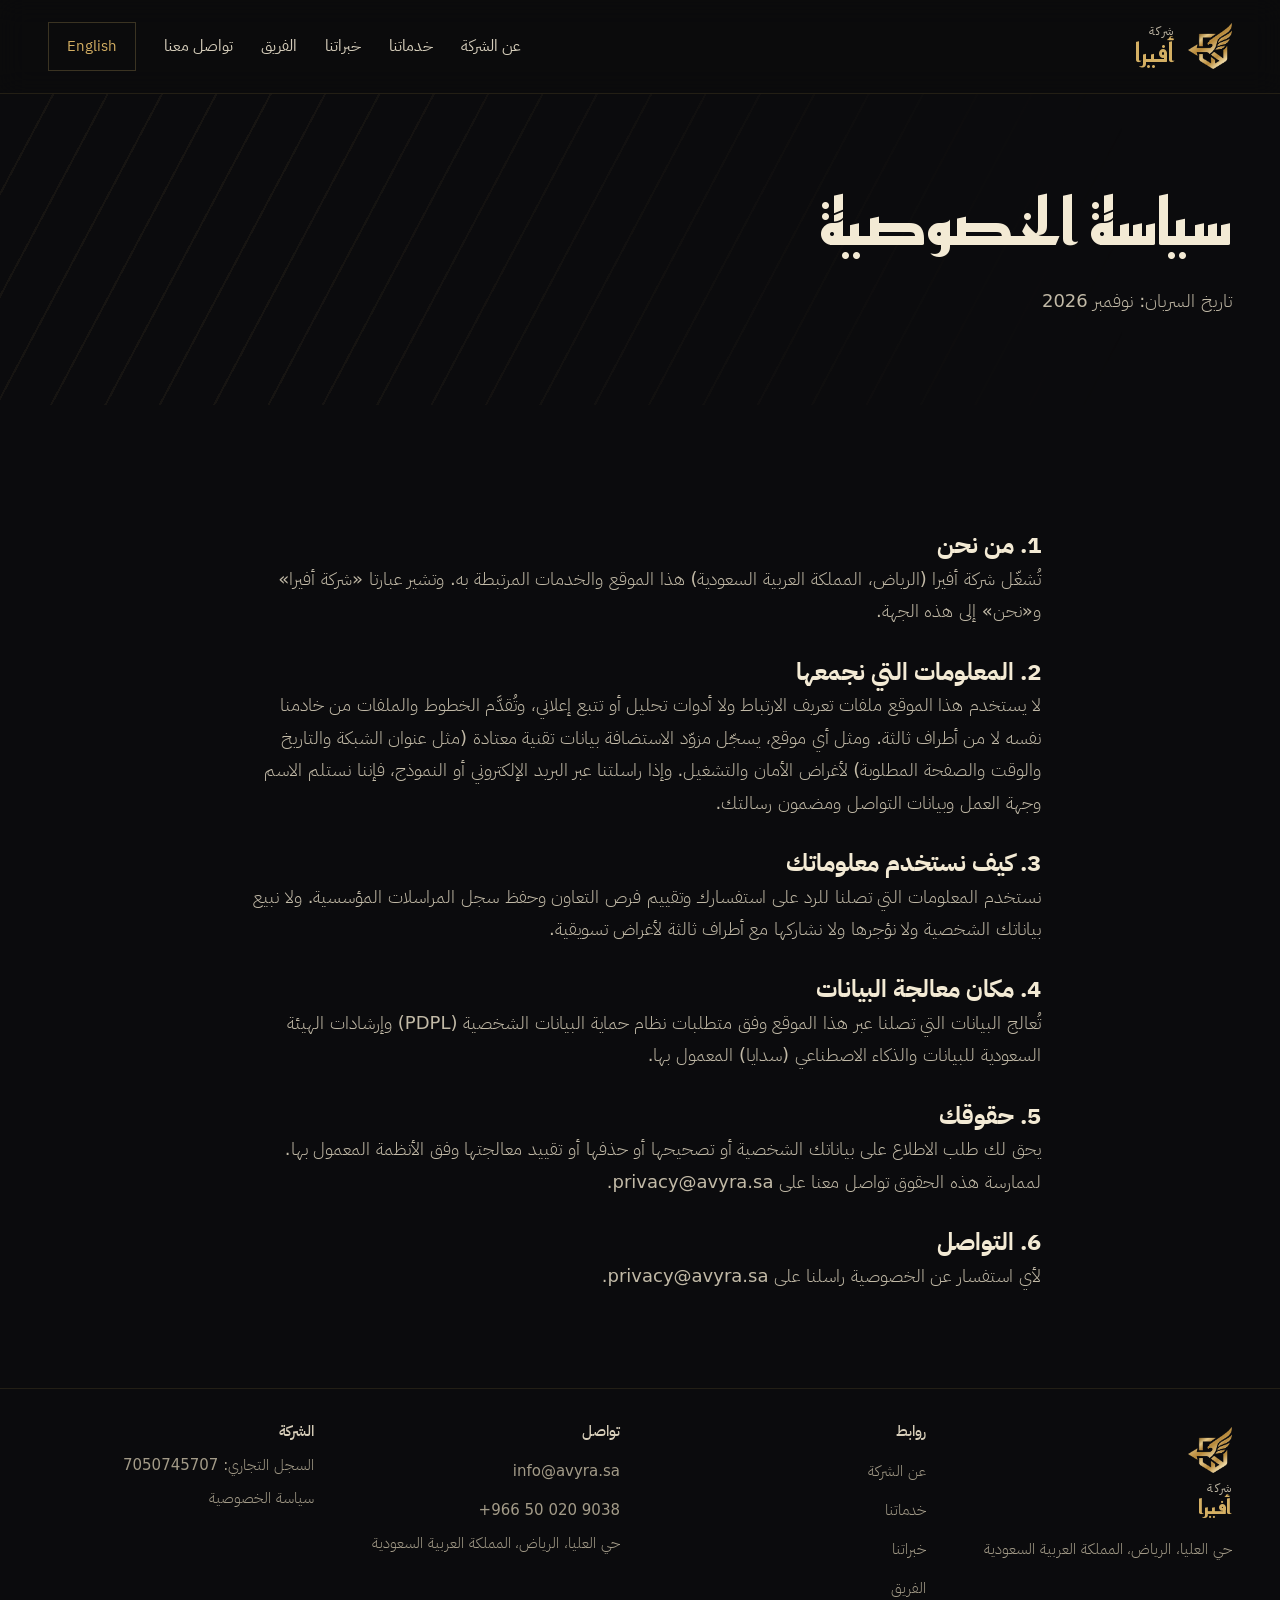
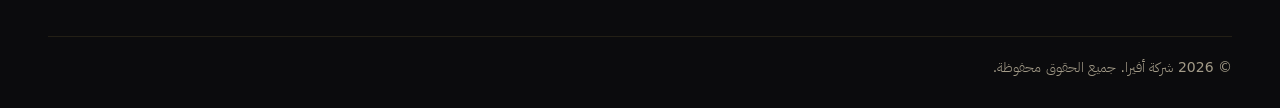
<file: privacy/index.html>
<!doctype html>
<html lang="ar" dir="rtl">
<head>
<meta charset="utf-8">
<meta name="viewport" content="width=device-width, initial-scale=1">
<title>سياسة الخصوصية | شركة أفيرا</title>
<meta name="description" content="سياسة الخصوصية لشركة أفيرا: كيف نتعامل مع البيانات التي تصلنا عبر البريد الإلكتروني ونموذج التواصل، وما الذي لا نجمعه، وكيف تمارس حقوقك.">
<link rel="canonical" href="https://avyra.sa/privacy/">
<link rel="alternate" hreflang="ar" href="https://avyra.sa/privacy/">
<link rel="alternate" hreflang="en" href="https://avyra.sa/en/privacy/">
<link rel="alternate" hreflang="x-default" href="https://avyra.sa/privacy/">
<meta name="theme-color" content="#0b0b0d">
<meta property="og:type" content="website">
<meta property="og:site_name" content="شركة أفيرا">
<meta property="og:title" content="سياسة الخصوصية | شركة أفيرا">
<meta property="og:description" content="سياسة الخصوصية لشركة أفيرا: كيف نتعامل مع البيانات التي تصلنا عبر البريد الإلكتروني ونموذج التواصل، وما الذي لا نجمعه، وكيف تمارس حقوقك.">
<meta property="og:url" content="https://avyra.sa/privacy/">
<meta property="og:image" content="https://avyra.sa/assets/img/og-image.png">
<meta property="og:image:width" content="1200">
<meta property="og:image:height" content="630">
<meta property="og:locale" content="ar_SA">
<meta property="og:locale:alternate" content="en_US">
<meta name="twitter:card" content="summary_large_image">
<meta name="twitter:title" content="سياسة الخصوصية | شركة أفيرا">
<meta name="twitter:description" content="سياسة الخصوصية لشركة أفيرا: كيف نتعامل مع البيانات التي تصلنا عبر البريد الإلكتروني ونموذج التواصل، وما الذي لا نجمعه، وكيف تمارس حقوقك.">
<meta name="twitter:image" content="https://avyra.sa/assets/img/og-image.png">
<link rel="icon" href="/favicon.ico" sizes="any">
<link rel="icon" type="image/png" sizes="32x32" href="/assets/img/favicon-32.png">
<link rel="apple-touch-icon" href="/assets/img/apple-touch-icon.png">
<link rel="manifest" href="/site.webmanifest">
<link rel="preload" href="/assets/fonts/ibm-plex-sans-arabic-arabic-400-normal.woff2" as="font" type="font/woff2" crossorigin>
<link rel="preload" href="/assets/fonts/reem-kufi-arabic-700-normal.woff2" as="font" type="font/woff2" crossorigin>
<link rel="stylesheet" href="/assets/css/style.css?v=13e9cf21">
<script>document.documentElement.classList.add("js")</script>
<script type="application/ld+json">{"@context": "https://schema.org", "@type": "BreadcrumbList", "itemListElement": [{"@type": "ListItem", "position": 1, "name": "الرئيسية", "item": "https://avyra.sa/"}, {"@type": "ListItem", "position": 2, "name": "سياسة الخصوصية", "item": "https://avyra.sa/privacy/"}]}</script>
</head>
<body>
<a class="skip" href="#main">انتقل إلى المحتوى</a>
<header class="site">
  <a class="brand" href="/" aria-label="شركة أفيرا - الرئيسية"><img src="/assets/img/mark.png" alt="" width="46" height="48"><span class="brand-txt"><span class="brand-name">أفيرا</span><span class="brand-co">شركة</span></span></a>
  <button class="menu-btn" type="button" hidden aria-label="القائمة" aria-expanded="false" aria-controls="site-nav" data-open="القائمة" data-close="إغلاق القائمة"><span class="bars" aria-hidden="true"></span></button>
  <nav class="main" id="site-nav" aria-label="التنقل الرئيسي">
    <a href="/about/">عن الشركة</a><a href="/services/">خدماتنا</a><a href="/projects/">خبراتنا</a><a href="/team/">الفريق</a><a href="/contact/">تواصل معنا</a>
    <a class="lang" href="/en/privacy/" hreflang="en" lang="en">English</a>
  </nav>
</header>
<main id="main">
<section class="page-hero"><div class="wrap stack g20"><h1>سياسة الخصوصية</h1><p class="muted">تاريخ السريان: نوفمبر 2026</p></div></section>
<section><div class="wrap prose"><h2>1. من نحن</h2><p>تُشغّل شركة أفيرا (الرياض، المملكة العربية السعودية) هذا الموقع والخدمات المرتبطة به. وتشير عبارتا «شركة أفيرا» و«نحن» إلى هذه الجهة.</p><h2>2. المعلومات التي نجمعها</h2><p>لا يستخدم هذا الموقع ملفات تعريف الارتباط ولا أدوات تحليل أو تتبع إعلاني، وتُقدَّم الخطوط والملفات من خادمنا نفسه لا من أطراف ثالثة. ومثل أي موقع، يسجّل مزوّد الاستضافة بيانات تقنية معتادة (مثل عنوان الشبكة والتاريخ والوقت والصفحة المطلوبة) لأغراض الأمان والتشغيل. وإذا راسلتنا عبر البريد الإلكتروني أو النموذج، فإننا نستلم الاسم وجهة العمل وبيانات التواصل ومضمون رسالتك.</p><h2>3. كيف نستخدم معلوماتك</h2><p>نستخدم المعلومات التي تصلنا للرد على استفسارك وتقييم فرص التعاون وحفظ سجل المراسلات المؤسسية. ولا نبيع بياناتك الشخصية ولا نؤجرها ولا نشاركها مع أطراف ثالثة لأغراض تسويقية.</p><h2>4. مكان معالجة البيانات</h2><p>تُعالج البيانات التي تصلنا عبر هذا الموقع وفق متطلبات نظام حماية البيانات الشخصية (PDPL) وإرشادات الهيئة السعودية للبيانات والذكاء الاصطناعي (سدايا) المعمول بها.</p><h2>5. حقوقك</h2><p>يحق لك طلب الاطلاع على بياناتك الشخصية أو تصحيحها أو حذفها أو تقييد معالجتها وفق الأنظمة المعمول بها. لممارسة هذه الحقوق تواصل معنا على privacy@avyra.sa.</p><h2>6. التواصل</h2><p>لأي استفسار عن الخصوصية راسلنا على privacy@avyra.sa.</p></div></section>
</main>
<footer class="site">
  <div class="wrap">
    <div class="stack g12"><a class="brand" href="/"><img src="/assets/img/mark.png" alt="" width="34" height="36" loading="lazy"><span class="brand-txt"><span class="brand-name" style="font-size:20px">أفيرا</span><span class="brand-co">شركة</span></span></a>
      <p>حي العليا، الرياض، المملكة العربية السعودية</p></div>
    <div><h2>روابط</h2><ul><li><a href="/about/">عن الشركة</a></li><li><a href="/services/">خدماتنا</a></li><li><a href="/projects/">خبراتنا</a></li><li><a href="/team/">الفريق</a></li></ul></div>
    <div><h2>تواصل</h2><ul><li><a href="mailto:info@avyra.sa"><bdi>info@avyra.sa</bdi></a></li><li><a href="tel:+966500209038"><bdi>+966 50 020 9038</bdi></a></li><li>حي العليا، الرياض، المملكة العربية السعودية</li></ul></div>
    <div><h2>الشركة</h2><ul><li>السجل التجاري: <bdi>7050745707</bdi></li><li><a href="/privacy/">سياسة الخصوصية</a></li></ul></div>
    <p class="fine">© 2026 شركة أفيرا. جميع الحقوق محفوظة.</p>
  </div>
</footer>
<script src="/assets/js/main.js?v=3205c715" defer></script>
</body></html>
</file>
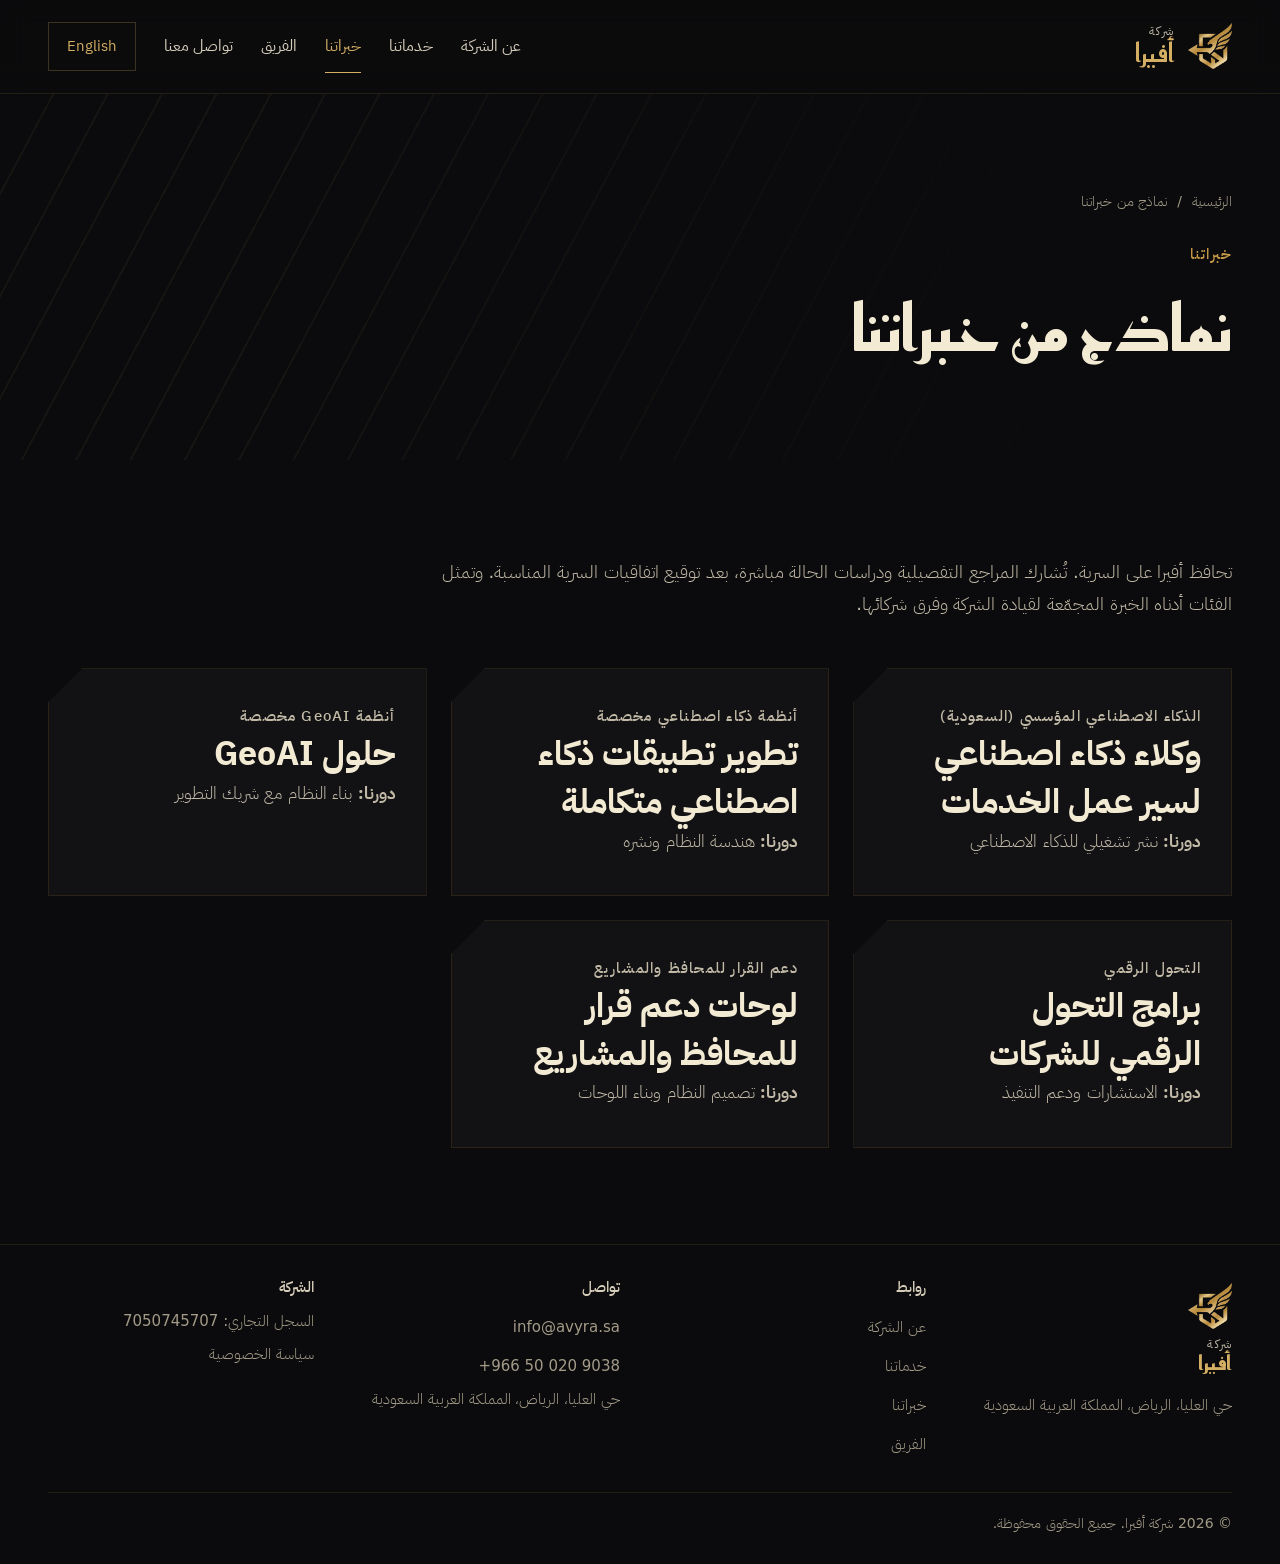
<file: projects/index.html>
<!doctype html>
<html lang="ar" dir="rtl">
<head>
<meta charset="utf-8">
<meta name="viewport" content="width=device-width, initial-scale=1">
<title>نماذج من خبراتنا | شركة أفيرا</title>
<meta name="description" content="فئات المشاريع التي نعمل فيها ودورنا في كل منها.">
<link rel="canonical" href="https://avyra.sa/projects/">
<link rel="alternate" hreflang="ar" href="https://avyra.sa/projects/">
<link rel="alternate" hreflang="en" href="https://avyra.sa/en/projects/">
<link rel="alternate" hreflang="x-default" href="https://avyra.sa/projects/">
<meta name="theme-color" content="#0b0b0d">
<meta property="og:type" content="website">
<meta property="og:site_name" content="شركة أفيرا">
<meta property="og:title" content="نماذج من خبراتنا | شركة أفيرا">
<meta property="og:description" content="فئات المشاريع التي نعمل فيها ودورنا في كل منها.">
<meta property="og:url" content="https://avyra.sa/projects/">
<meta property="og:image" content="https://avyra.sa/assets/img/og-image.png">
<meta property="og:image:width" content="1200">
<meta property="og:image:height" content="630">
<meta property="og:locale" content="ar_SA">
<meta property="og:locale:alternate" content="en_US">
<meta name="twitter:card" content="summary_large_image">
<meta name="twitter:title" content="نماذج من خبراتنا | شركة أفيرا">
<meta name="twitter:description" content="فئات المشاريع التي نعمل فيها ودورنا في كل منها.">
<meta name="twitter:image" content="https://avyra.sa/assets/img/og-image.png">
<link rel="icon" href="/favicon.ico" sizes="any">
<link rel="icon" type="image/png" sizes="32x32" href="/assets/img/favicon-32.png">
<link rel="apple-touch-icon" href="/assets/img/apple-touch-icon.png">
<link rel="manifest" href="/site.webmanifest">
<link rel="preload" href="/assets/fonts/ibm-plex-sans-arabic-arabic-400-normal.woff2" as="font" type="font/woff2" crossorigin>
<link rel="preload" href="/assets/fonts/reem-kufi-arabic-700-normal.woff2" as="font" type="font/woff2" crossorigin>
<link rel="stylesheet" href="/assets/css/style.css?v=13e9cf21">
<script>document.documentElement.classList.add("js")</script>
<script type="application/ld+json">{"@context": "https://schema.org", "@type": "BreadcrumbList", "itemListElement": [{"@type": "ListItem", "position": 1, "name": "الرئيسية", "item": "https://avyra.sa/"}, {"@type": "ListItem", "position": 2, "name": "نماذج من خبراتنا", "item": "https://avyra.sa/projects/"}]}</script>
</head>
<body>
<a class="skip" href="#main">انتقل إلى المحتوى</a>
<header class="site">
  <a class="brand" href="/" aria-label="شركة أفيرا - الرئيسية"><img src="/assets/img/mark.png" alt="" width="46" height="48"><span class="brand-txt"><span class="brand-name">أفيرا</span><span class="brand-co">شركة</span></span></a>
  <button class="menu-btn" type="button" hidden aria-label="القائمة" aria-expanded="false" aria-controls="site-nav" data-open="القائمة" data-close="إغلاق القائمة"><span class="bars" aria-hidden="true"></span></button>
  <nav class="main" id="site-nav" aria-label="التنقل الرئيسي">
    <a href="/about/">عن الشركة</a><a href="/services/">خدماتنا</a><a href="/projects/" aria-current="page">خبراتنا</a><a href="/team/">الفريق</a><a href="/contact/">تواصل معنا</a>
    <a class="lang" href="/en/projects/" hreflang="en" lang="en">English</a>
  </nav>
</header>
<main id="main">
<section class="page-hero"><div class="wrap stack g20"><nav class="crumbs" aria-label="breadcrumb"><a href="/">الرئيسية</a><span aria-hidden="true">/</span><span>نماذج من خبراتنا</span></nav><p class="eyebrow">خبراتنا</p><h1>نماذج من خبراتنا</h1></div></section>
<section><div class="wrap stack g48"><p class="muted" style="max-width:72ch">تحافظ أفيرا على السرية. تُشارك المراجع التفصيلية ودراسات الحالة مباشرة، بعد توقيع اتفاقيات السرية المناسبة. وتمثل الفئات أدناه الخبرة المجمّعة لقيادة الشركة وفرق شركائها.</p><div class="cards"><div class="card"><p class="eyebrow">الذكاء الاصطناعي المؤسسي (السعودية)</p><h2>وكلاء ذكاء اصطناعي لسير عمل الخدمات</h2><p><strong>دورنا:</strong> نشر تشغيلي للذكاء الاصطناعي</p></div><div class="card"><p class="eyebrow">أنظمة ذكاء اصطناعي مخصصة</p><h2>تطوير تطبيقات ذكاء اصطناعي متكاملة</h2><p><strong>دورنا:</strong> هندسة النظام ونشره</p></div><div class="card"><p class="eyebrow">أنظمة GeoAI مخصصة</p><h2>حلول GeoAI</h2><p><strong>دورنا:</strong> بناء النظام مع شريك التطوير</p></div><div class="card"><p class="eyebrow">التحول الرقمي</p><h2>برامج التحول الرقمي للشركات</h2><p><strong>دورنا:</strong> الاستشارات ودعم التنفيذ</p></div><div class="card"><p class="eyebrow">دعم القرار للمحافظ والمشاريع</p><h2>لوحات دعم قرار للمحافظ والمشاريع</h2><p><strong>دورنا:</strong> تصميم النظام وبناء اللوحات</p></div></div></div></section>
</main>
<footer class="site">
  <div class="wrap">
    <div class="stack g12"><a class="brand" href="/"><img src="/assets/img/mark.png" alt="" width="34" height="36" loading="lazy"><span class="brand-txt"><span class="brand-name" style="font-size:20px">أفيرا</span><span class="brand-co">شركة</span></span></a>
      <p>حي العليا، الرياض، المملكة العربية السعودية</p></div>
    <div><h2>روابط</h2><ul><li><a href="/about/">عن الشركة</a></li><li><a href="/services/">خدماتنا</a></li><li><a href="/projects/">خبراتنا</a></li><li><a href="/team/">الفريق</a></li></ul></div>
    <div><h2>تواصل</h2><ul><li><a href="mailto:info@avyra.sa"><bdi>info@avyra.sa</bdi></a></li><li><a href="tel:+966500209038"><bdi>+966 50 020 9038</bdi></a></li><li>حي العليا، الرياض، المملكة العربية السعودية</li></ul></div>
    <div><h2>الشركة</h2><ul><li>السجل التجاري: <bdi>7050745707</bdi></li><li><a href="/privacy/">سياسة الخصوصية</a></li></ul></div>
    <p class="fine">© 2026 شركة أفيرا. جميع الحقوق محفوظة.</p>
  </div>
</footer>
<script src="/assets/js/main.js?v=3205c715" defer></script>
</body></html>
</file>
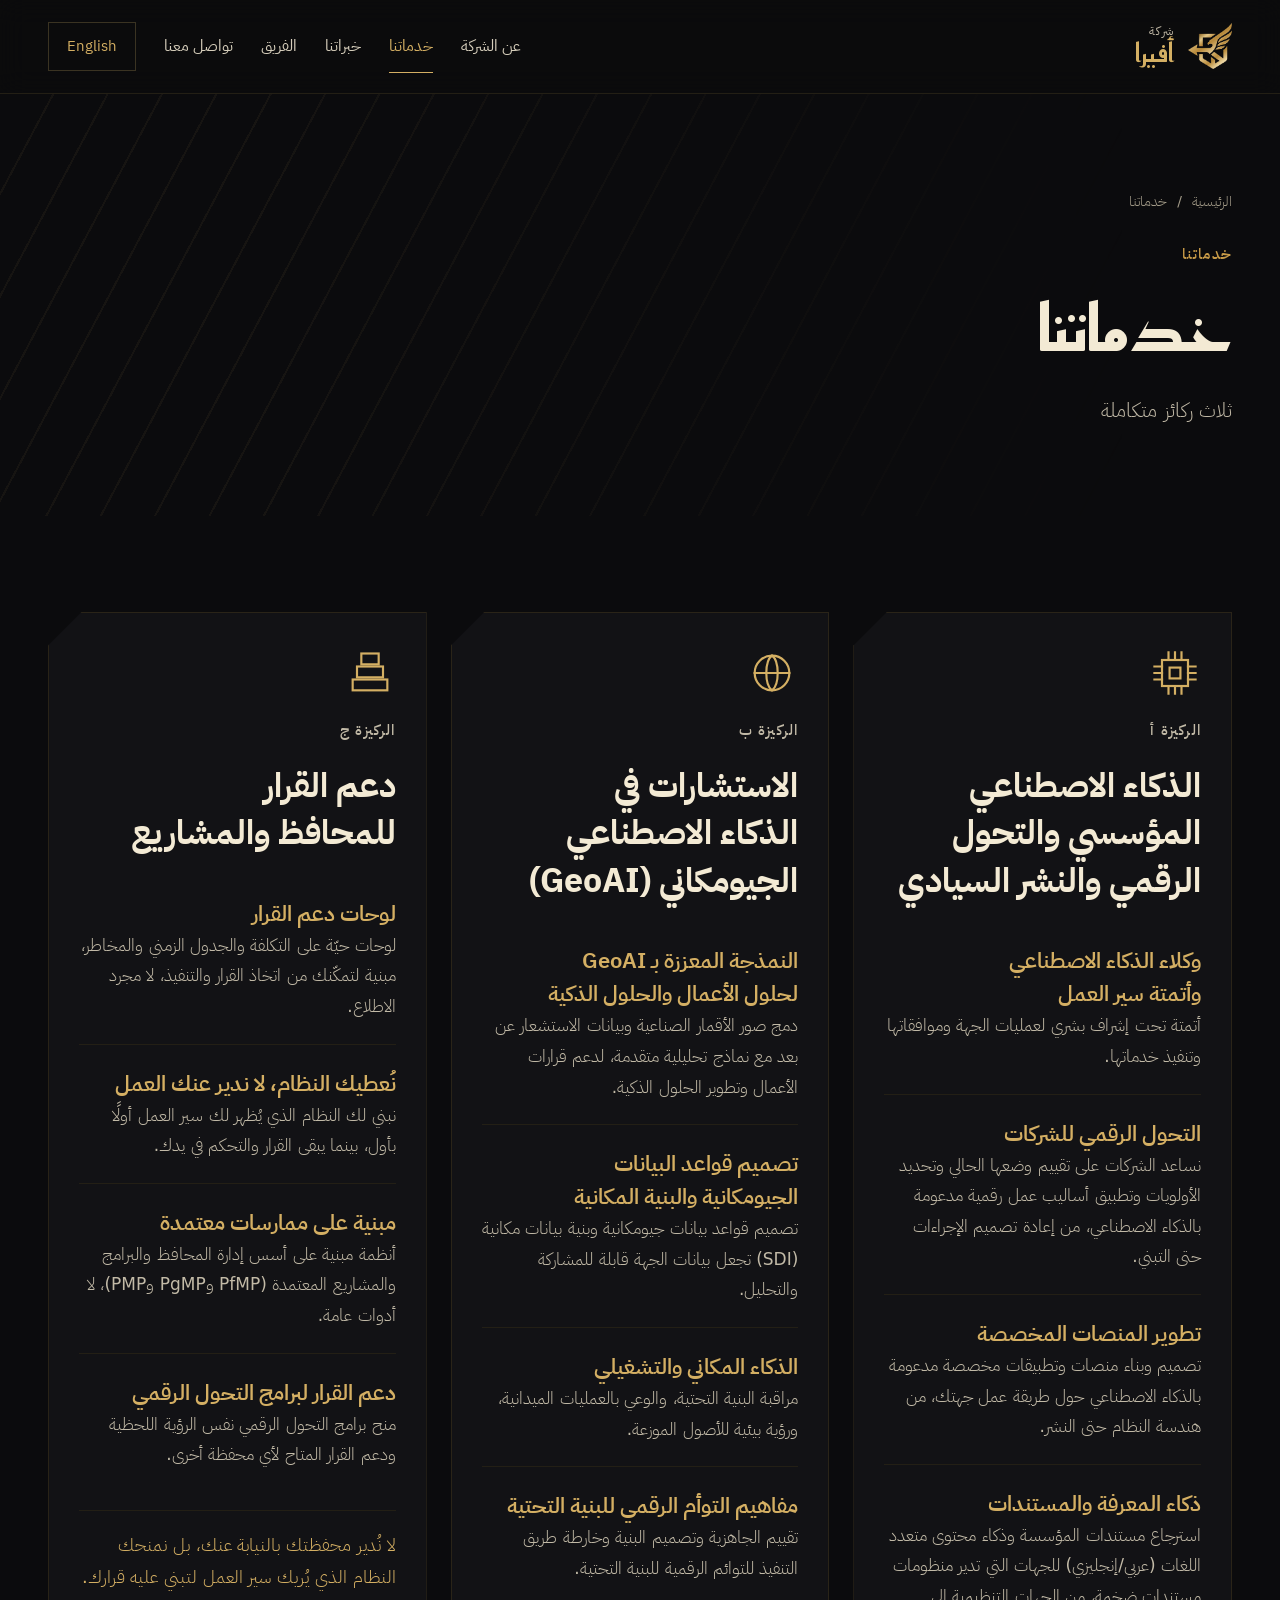
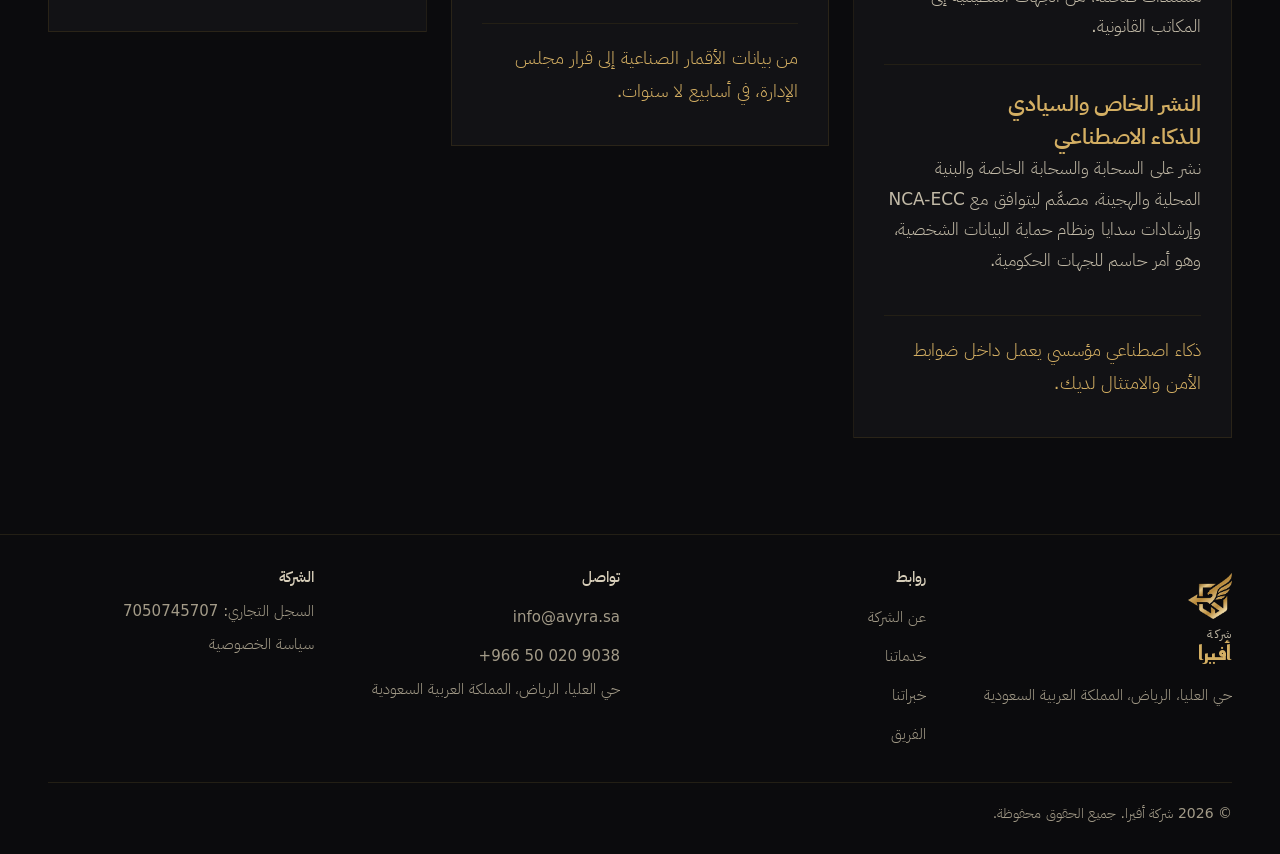
<file: services/index.html>
<!doctype html>
<html lang="ar" dir="rtl">
<head>
<meta charset="utf-8">
<meta name="viewport" content="width=device-width, initial-scale=1">
<title>خدماتنا | شركة أفيرا</title>
<meta name="description" content="ثلاث ركائز متكاملة: الذكاء الاصطناعي المؤسسي، والاستشارات في GeoAI، ودعم القرار للمحافظ والمشاريع.">
<link rel="canonical" href="https://avyra.sa/services/">
<link rel="alternate" hreflang="ar" href="https://avyra.sa/services/">
<link rel="alternate" hreflang="en" href="https://avyra.sa/en/services/">
<link rel="alternate" hreflang="x-default" href="https://avyra.sa/services/">
<meta name="theme-color" content="#0b0b0d">
<meta property="og:type" content="website">
<meta property="og:site_name" content="شركة أفيرا">
<meta property="og:title" content="خدماتنا | شركة أفيرا">
<meta property="og:description" content="ثلاث ركائز متكاملة: الذكاء الاصطناعي المؤسسي، والاستشارات في GeoAI، ودعم القرار للمحافظ والمشاريع.">
<meta property="og:url" content="https://avyra.sa/services/">
<meta property="og:image" content="https://avyra.sa/assets/img/og-image.png">
<meta property="og:image:width" content="1200">
<meta property="og:image:height" content="630">
<meta property="og:locale" content="ar_SA">
<meta property="og:locale:alternate" content="en_US">
<meta name="twitter:card" content="summary_large_image">
<meta name="twitter:title" content="خدماتنا | شركة أفيرا">
<meta name="twitter:description" content="ثلاث ركائز متكاملة: الذكاء الاصطناعي المؤسسي، والاستشارات في GeoAI، ودعم القرار للمحافظ والمشاريع.">
<meta name="twitter:image" content="https://avyra.sa/assets/img/og-image.png">
<link rel="icon" href="/favicon.ico" sizes="any">
<link rel="icon" type="image/png" sizes="32x32" href="/assets/img/favicon-32.png">
<link rel="apple-touch-icon" href="/assets/img/apple-touch-icon.png">
<link rel="manifest" href="/site.webmanifest">
<link rel="preload" href="/assets/fonts/ibm-plex-sans-arabic-arabic-400-normal.woff2" as="font" type="font/woff2" crossorigin>
<link rel="preload" href="/assets/fonts/reem-kufi-arabic-700-normal.woff2" as="font" type="font/woff2" crossorigin>
<link rel="stylesheet" href="/assets/css/style.css?v=13e9cf21">
<script>document.documentElement.classList.add("js")</script>
<script type="application/ld+json">{"@context": "https://schema.org", "@type": "BreadcrumbList", "itemListElement": [{"@type": "ListItem", "position": 1, "name": "الرئيسية", "item": "https://avyra.sa/"}, {"@type": "ListItem", "position": 2, "name": "خدماتنا", "item": "https://avyra.sa/services/"}]}</script>
</head>
<body>
<a class="skip" href="#main">انتقل إلى المحتوى</a>
<header class="site">
  <a class="brand" href="/" aria-label="شركة أفيرا - الرئيسية"><img src="/assets/img/mark.png" alt="" width="46" height="48"><span class="brand-txt"><span class="brand-name">أفيرا</span><span class="brand-co">شركة</span></span></a>
  <button class="menu-btn" type="button" hidden aria-label="القائمة" aria-expanded="false" aria-controls="site-nav" data-open="القائمة" data-close="إغلاق القائمة"><span class="bars" aria-hidden="true"></span></button>
  <nav class="main" id="site-nav" aria-label="التنقل الرئيسي">
    <a href="/about/">عن الشركة</a><a href="/services/" aria-current="page">خدماتنا</a><a href="/projects/">خبراتنا</a><a href="/team/">الفريق</a><a href="/contact/">تواصل معنا</a>
    <a class="lang" href="/en/services/" hreflang="en" lang="en">English</a>
  </nav>
</header>
<main id="main">
<section class="page-hero"><div class="wrap stack g20"><nav class="crumbs" aria-label="breadcrumb"><a href="/">الرئيسية</a><span aria-hidden="true">/</span><span>خدماتنا</span></nav><p class="eyebrow">خدماتنا</p><h1>خدماتنا</h1><p class="lead">ثلاث ركائز متكاملة</p></div></section>
<section><div class="wrap"><div class="cards two"><div class="card pillar"><svg class="icon" viewBox="0 0 48 48" aria-hidden="true"><rect x="12" y="12" width="24" height="24"/><rect x="19" y="19" width="10" height="10"/><path d="M18 12V5M24 12V5M30 12V5M18 43v-7M24 43v-7M30 43v-7M12 18H5M12 24H5M12 30H5M43 18h-7M43 24h-7M43 30h-7"/></svg><p class="eyebrow">الركيزة أ</p><h2>الذكاء الاصطناعي المؤسسي والتحول الرقمي والنشر السيادي</h2><div class="stack"><div class="principle"><h3>وكلاء الذكاء الاصطناعي وأتمتة سير العمل</h3><p>أتمتة تحت إشراف بشري لعمليات الجهة وموافقاتها وتنفيذ خدماتها.</p></div><div class="principle"><h3>التحول الرقمي للشركات</h3><p>نساعد الشركات على تقييم وضعها الحالي وتحديد الأولويات وتطبيق أساليب عمل رقمية مدعومة بالذكاء الاصطناعي، من إعادة تصميم الإجراءات حتى التبني.</p></div><div class="principle"><h3>تطوير المنصات المخصصة</h3><p>تصميم وبناء منصات وتطبيقات مخصصة مدعومة بالذكاء الاصطناعي حول طريقة عمل جهتك، من هندسة النظام حتى النشر.</p></div><div class="principle"><h3>ذكاء المعرفة والمستندات</h3><p>استرجاع مستندات المؤسسة وذكاء محتوى متعدد اللغات (عربي/إنجليزي) للجهات التي تدير منظومات مستندات ضخمة، من الجهات التنظيمية إلى المكاتب القانونية.</p></div><div class="principle"><h3>النشر الخاص والسيادي للذكاء الاصطناعي</h3><p>نشر على السحابة والسحابة الخاصة والبنية المحلية والهجينة، مصمَّم ليتوافق مع NCA-ECC وإرشادات سدايا ونظام حماية البيانات الشخصية، وهو أمر حاسم للجهات الحكومية.</p></div></div><p class="outcome">ذكاء اصطناعي مؤسسي يعمل داخل ضوابط الأمن والامتثال لديك.</p></div>
<div class="card pillar"><svg class="icon" viewBox="0 0 48 48" aria-hidden="true"><circle cx="24" cy="24" r="16"/><path d="M8 24h32M24 8c-7 5-7 27 0 32M24 8c7 5 7 27 0 32"/></svg><p class="eyebrow">الركيزة ب</p><h2>الاستشارات في الذكاء الاصطناعي الجيومكاني (GeoAI)</h2><div class="stack"><div class="principle"><h3>النمذجة المعززة بـ GeoAI لحلول الأعمال والحلول الذكية</h3><p>دمج صور الأقمار الصناعية وبيانات الاستشعار عن بعد مع نماذج تحليلية متقدمة، لدعم قرارات الأعمال وتطوير الحلول الذكية.</p></div><div class="principle"><h3>تصميم قواعد البيانات الجيومكانية والبنية المكانية</h3><p>تصميم قواعد بيانات جيومكانية وبنية بيانات مكانية (SDI) تجعل بيانات الجهة قابلة للمشاركة والتحليل.</p></div><div class="principle"><h3>الذكاء المكاني والتشغيلي</h3><p>مراقبة البنية التحتية، والوعي بالعمليات الميدانية، ورؤية بيئية للأصول الموزعة.</p></div><div class="principle"><h3>مفاهيم التوأم الرقمي للبنية التحتية</h3><p>تقييم الجاهزية وتصميم البنية وخارطة طريق التنفيذ للتوائم الرقمية للبنية التحتية.</p></div></div><p class="outcome">من بيانات الأقمار الصناعية إلى قرار مجلس الإدارة، في أسابيع لا سنوات.</p></div>
<div class="card pillar"><svg class="icon" viewBox="0 0 48 48" aria-hidden="true"><rect x="8" y="30" width="32" height="10"/><rect x="12" y="18" width="24" height="10"/><rect x="16" y="6" width="16" height="10"/></svg><p class="eyebrow">الركيزة ج</p><h2>دعم القرار للمحافظ والمشاريع</h2><div class="stack"><div class="principle"><h3>لوحات دعم القرار</h3><p>لوحات حيّة على التكلفة والجدول الزمني والمخاطر، مبنية لتمكّنك من اتخاذ القرار والتنفيذ، لا مجرد الاطلاع.</p></div><div class="principle"><h3>نُعطيك النظام، لا ندير عنك العمل</h3><p>نبني لك النظام الذي يُظهر لك سير العمل أولًا بأول، بينما يبقى القرار والتحكم في يدك.</p></div><div class="principle"><h3>مبنية على ممارسات معتمدة</h3><p>أنظمة مبنية على أسس إدارة المحافظ والبرامج والمشاريع المعتمدة (PfMP وPgMP وPMP)، لا أدوات عامة.</p></div><div class="principle"><h3>دعم القرار لبرامج التحول الرقمي</h3><p>منح برامج التحول الرقمي نفس الرؤية اللحظية ودعم القرار المتاح لأي محفظة أخرى.</p></div></div><p class="outcome">لا نُدير محفظتك بالنيابة عنك، بل نمنحك النظام الذي يُريك سير العمل لتبني عليه قرارك.</p></div>
</div></div></section>
</main>
<footer class="site">
  <div class="wrap">
    <div class="stack g12"><a class="brand" href="/"><img src="/assets/img/mark.png" alt="" width="34" height="36" loading="lazy"><span class="brand-txt"><span class="brand-name" style="font-size:20px">أفيرا</span><span class="brand-co">شركة</span></span></a>
      <p>حي العليا، الرياض، المملكة العربية السعودية</p></div>
    <div><h2>روابط</h2><ul><li><a href="/about/">عن الشركة</a></li><li><a href="/services/">خدماتنا</a></li><li><a href="/projects/">خبراتنا</a></li><li><a href="/team/">الفريق</a></li></ul></div>
    <div><h2>تواصل</h2><ul><li><a href="mailto:info@avyra.sa"><bdi>info@avyra.sa</bdi></a></li><li><a href="tel:+966500209038"><bdi>+966 50 020 9038</bdi></a></li><li>حي العليا، الرياض، المملكة العربية السعودية</li></ul></div>
    <div><h2>الشركة</h2><ul><li>السجل التجاري: <bdi>7050745707</bdi></li><li><a href="/privacy/">سياسة الخصوصية</a></li></ul></div>
    <p class="fine">© 2026 شركة أفيرا. جميع الحقوق محفوظة.</p>
  </div>
</footer>
<script src="/assets/js/main.js?v=3205c715" defer></script>
</body></html>
</file>
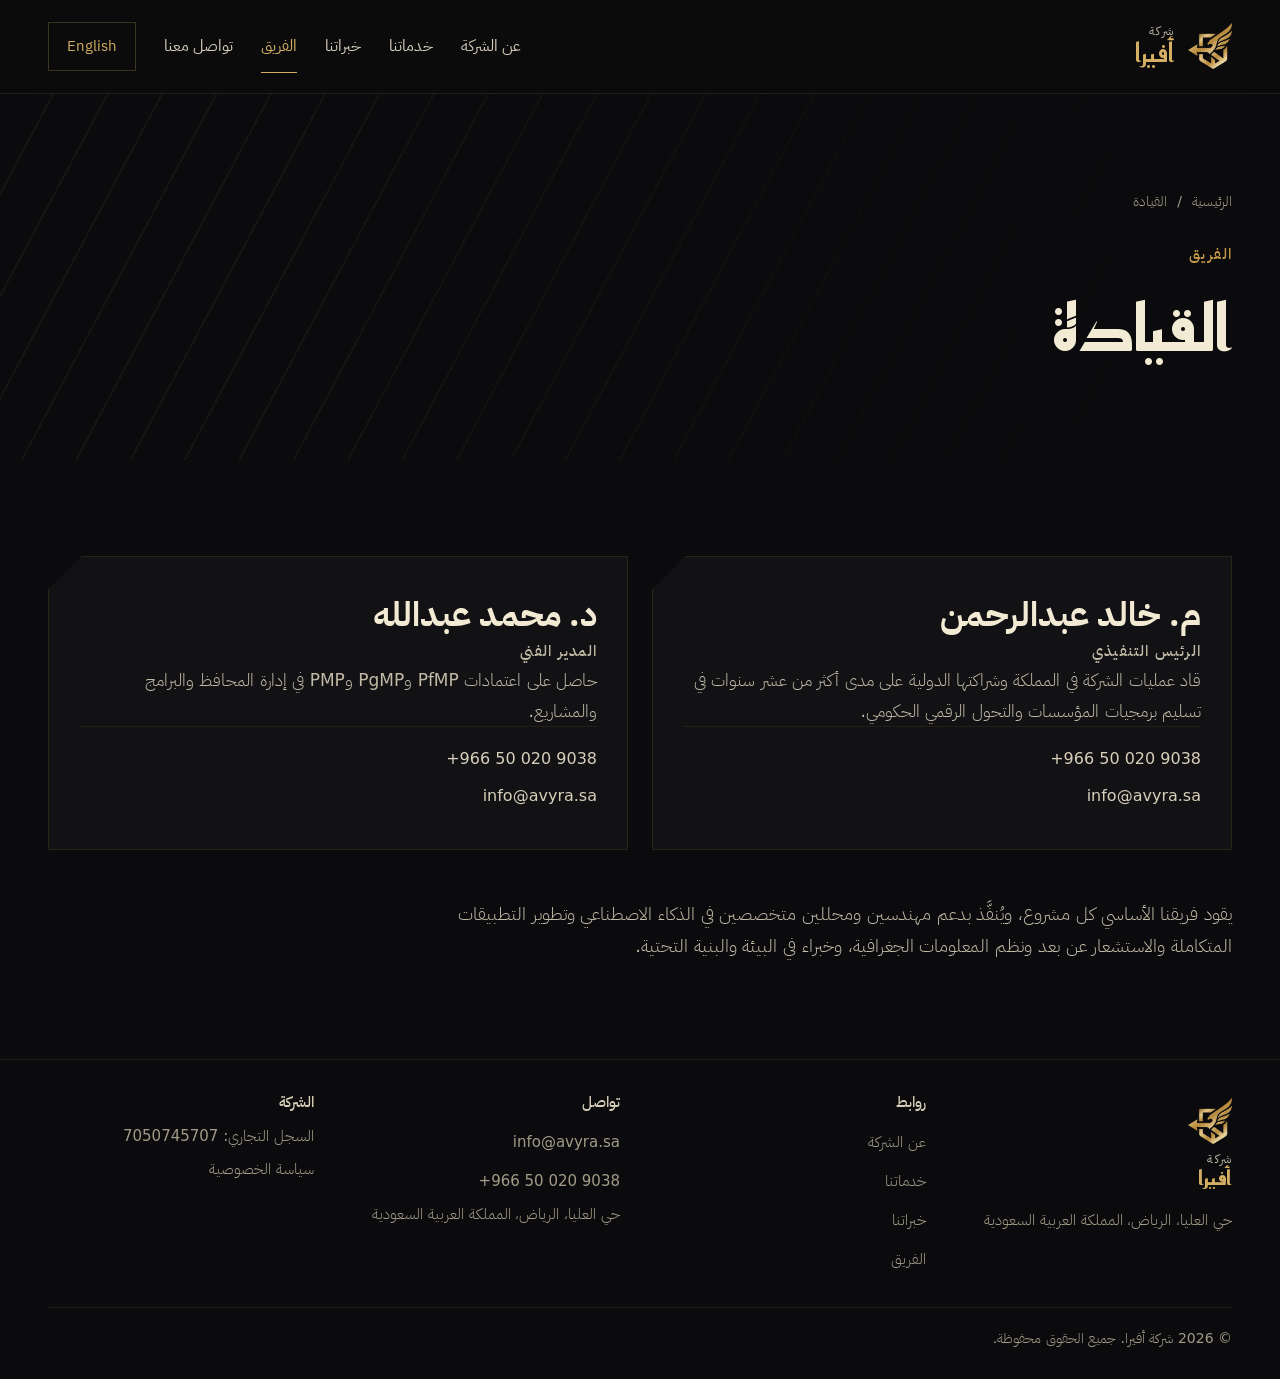
<file: team/index.html>
<!doctype html>
<html lang="ar" dir="rtl">
<head>
<meta charset="utf-8">
<meta name="viewport" content="width=device-width, initial-scale=1">
<title>القيادة | شركة أفيرا</title>
<meta name="description" content="قيادة الشركة والشبكة الفنية التي تدعمها.">
<link rel="canonical" href="https://avyra.sa/team/">
<link rel="alternate" hreflang="ar" href="https://avyra.sa/team/">
<link rel="alternate" hreflang="en" href="https://avyra.sa/en/team/">
<link rel="alternate" hreflang="x-default" href="https://avyra.sa/team/">
<meta name="theme-color" content="#0b0b0d">
<meta property="og:type" content="website">
<meta property="og:site_name" content="شركة أفيرا">
<meta property="og:title" content="القيادة | شركة أفيرا">
<meta property="og:description" content="قيادة الشركة والشبكة الفنية التي تدعمها.">
<meta property="og:url" content="https://avyra.sa/team/">
<meta property="og:image" content="https://avyra.sa/assets/img/og-image.png">
<meta property="og:image:width" content="1200">
<meta property="og:image:height" content="630">
<meta property="og:locale" content="ar_SA">
<meta property="og:locale:alternate" content="en_US">
<meta name="twitter:card" content="summary_large_image">
<meta name="twitter:title" content="القيادة | شركة أفيرا">
<meta name="twitter:description" content="قيادة الشركة والشبكة الفنية التي تدعمها.">
<meta name="twitter:image" content="https://avyra.sa/assets/img/og-image.png">
<link rel="icon" href="/favicon.ico" sizes="any">
<link rel="icon" type="image/png" sizes="32x32" href="/assets/img/favicon-32.png">
<link rel="apple-touch-icon" href="/assets/img/apple-touch-icon.png">
<link rel="manifest" href="/site.webmanifest">
<link rel="preload" href="/assets/fonts/ibm-plex-sans-arabic-arabic-400-normal.woff2" as="font" type="font/woff2" crossorigin>
<link rel="preload" href="/assets/fonts/reem-kufi-arabic-700-normal.woff2" as="font" type="font/woff2" crossorigin>
<link rel="stylesheet" href="/assets/css/style.css?v=13e9cf21">
<script>document.documentElement.classList.add("js")</script>
<script type="application/ld+json">{"@context": "https://schema.org", "@type": "BreadcrumbList", "itemListElement": [{"@type": "ListItem", "position": 1, "name": "الرئيسية", "item": "https://avyra.sa/"}, {"@type": "ListItem", "position": 2, "name": "القيادة", "item": "https://avyra.sa/team/"}]}</script>
</head>
<body>
<a class="skip" href="#main">انتقل إلى المحتوى</a>
<header class="site">
  <a class="brand" href="/" aria-label="شركة أفيرا - الرئيسية"><img src="/assets/img/mark.png" alt="" width="46" height="48"><span class="brand-txt"><span class="brand-name">أفيرا</span><span class="brand-co">شركة</span></span></a>
  <button class="menu-btn" type="button" hidden aria-label="القائمة" aria-expanded="false" aria-controls="site-nav" data-open="القائمة" data-close="إغلاق القائمة"><span class="bars" aria-hidden="true"></span></button>
  <nav class="main" id="site-nav" aria-label="التنقل الرئيسي">
    <a href="/about/">عن الشركة</a><a href="/services/">خدماتنا</a><a href="/projects/">خبراتنا</a><a href="/team/" aria-current="page">الفريق</a><a href="/contact/">تواصل معنا</a>
    <a class="lang" href="/en/team/" hreflang="en" lang="en">English</a>
  </nav>
</header>
<main id="main">
<section class="page-hero"><div class="wrap stack g20"><nav class="crumbs" aria-label="breadcrumb"><a href="/">الرئيسية</a><span aria-hidden="true">/</span><span>القيادة</span></nav><p class="eyebrow">الفريق</p><h1>القيادة</h1></div></section>
<section><div class="wrap stack g48"><div class="cards"><div class="card"><h2>م. خالد عبدالرحمن</h2><p class="eyebrow">الرئيس التنفيذي</p><p class="muted">قاد عمليات الشركة في المملكة وشراكتها الدولية على مدى أكثر من عشر سنوات في تسليم برمجيات المؤسسات والتحول الرقمي الحكومي.</p><ul><li><a href="tel:+966500209038"><bdi>+966 50 020 9038</bdi></a></li><li><a href="mailto:info@avyra.sa"><bdi>info@avyra.sa</bdi></a></li></ul></div>
<div class="card"><h2>د. محمد عبدالله</h2><p class="eyebrow">المدير الفني</p><p class="muted">حاصل على اعتمادات PfMP وPgMP وPMP في إدارة المحافظ والبرامج والمشاريع.</p><ul><li><a href="tel:+966500209038"><bdi>+966 50 020 9038</bdi></a></li><li><a href="mailto:info@avyra.sa"><bdi>info@avyra.sa</bdi></a></li></ul></div>
</div><p class="muted" style="max-width:70ch">يقود فريقنا الأساسي كل مشروع، ويُنفَّذ بدعم مهندسين ومحللين متخصصين في الذكاء الاصطناعي وتطوير التطبيقات المتكاملة والاستشعار عن بعد ونظم المعلومات الجغرافية، وخبراء في البيئة والبنية التحتية.</p></div></section>
</main>
<footer class="site">
  <div class="wrap">
    <div class="stack g12"><a class="brand" href="/"><img src="/assets/img/mark.png" alt="" width="34" height="36" loading="lazy"><span class="brand-txt"><span class="brand-name" style="font-size:20px">أفيرا</span><span class="brand-co">شركة</span></span></a>
      <p>حي العليا، الرياض، المملكة العربية السعودية</p></div>
    <div><h2>روابط</h2><ul><li><a href="/about/">عن الشركة</a></li><li><a href="/services/">خدماتنا</a></li><li><a href="/projects/">خبراتنا</a></li><li><a href="/team/">الفريق</a></li></ul></div>
    <div><h2>تواصل</h2><ul><li><a href="mailto:info@avyra.sa"><bdi>info@avyra.sa</bdi></a></li><li><a href="tel:+966500209038"><bdi>+966 50 020 9038</bdi></a></li><li>حي العليا، الرياض، المملكة العربية السعودية</li></ul></div>
    <div><h2>الشركة</h2><ul><li>السجل التجاري: <bdi>7050745707</bdi></li><li><a href="/privacy/">سياسة الخصوصية</a></li></ul></div>
    <p class="fine">© 2026 شركة أفيرا. جميع الحقوق محفوظة.</p>
  </div>
</footer>
<script src="/assets/js/main.js?v=3205c715" defer></script>
</body></html>
</file>
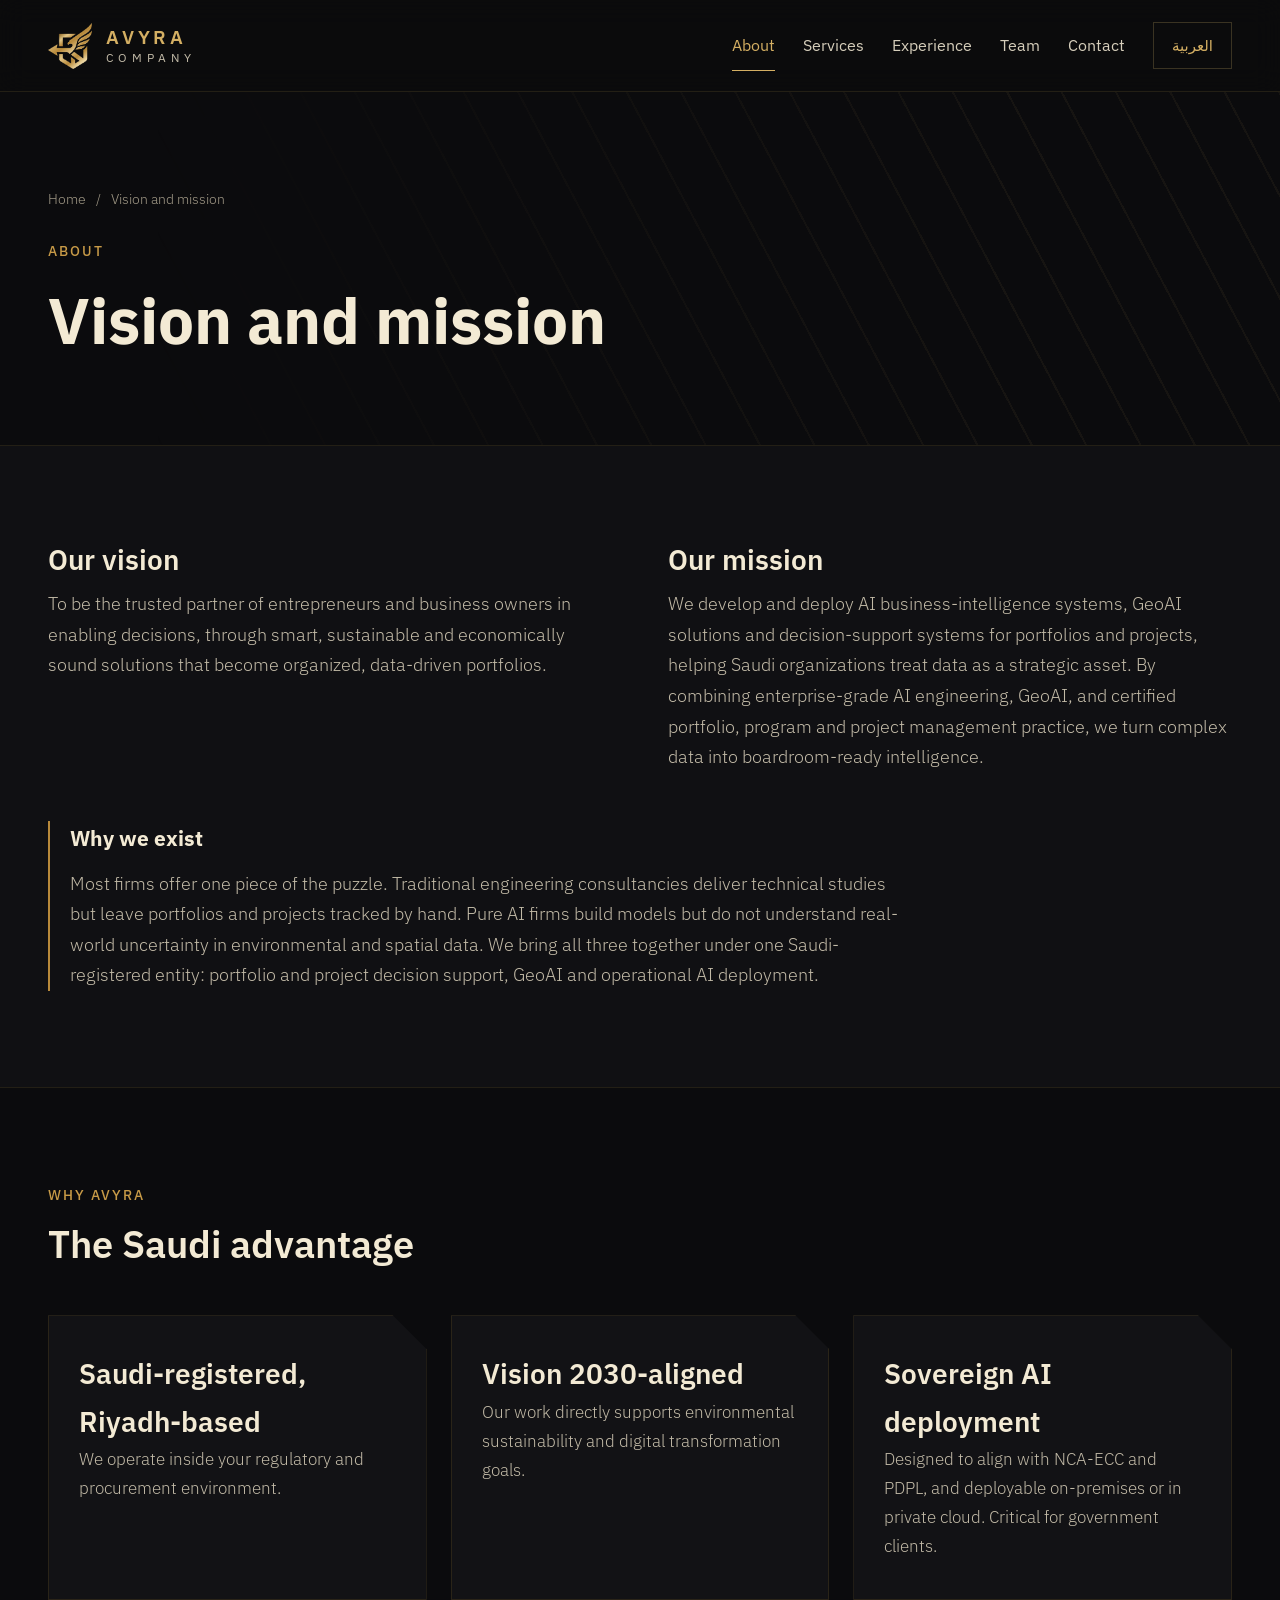
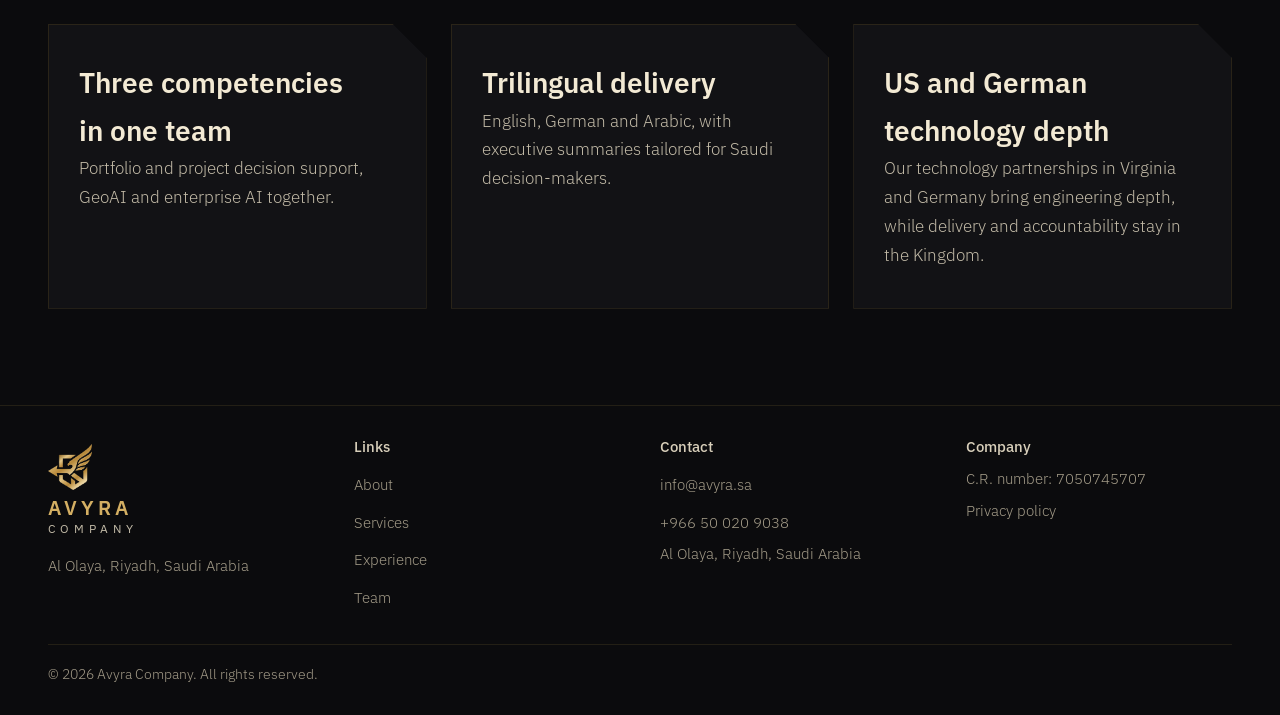
<file: en/about/index.html>
<!doctype html>
<html lang="en" dir="ltr">
<head>
<meta charset="utf-8">
<meta name="viewport" content="width=device-width, initial-scale=1">
<title>Vision and mission | Avyra Company</title>
<meta name="description" content="To be the trusted partner of entrepreneurs and business owners in enabling decisions, through smart, sustainable and economically sound solutions that become organized, data-driven portfolios.">
<link rel="canonical" href="https://avyra.sa/en/about/">
<link rel="alternate" hreflang="en" href="https://avyra.sa/en/about/">
<link rel="alternate" hreflang="ar" href="https://avyra.sa/about/">
<link rel="alternate" hreflang="x-default" href="https://avyra.sa/about/">
<meta name="theme-color" content="#0b0b0d">
<meta property="og:type" content="website">
<meta property="og:site_name" content="Avyra Company">
<meta property="og:title" content="Vision and mission | Avyra Company">
<meta property="og:description" content="To be the trusted partner of entrepreneurs and business owners in enabling decisions, through smart, sustainable and economically sound solutions that become organized, data-driven portfolios.">
<meta property="og:url" content="https://avyra.sa/en/about/">
<meta property="og:image" content="https://avyra.sa/assets/img/og-image.png">
<meta property="og:image:width" content="1200">
<meta property="og:image:height" content="630">
<meta property="og:locale" content="en_US">
<meta property="og:locale:alternate" content="ar_SA">
<meta name="twitter:card" content="summary_large_image">
<meta name="twitter:title" content="Vision and mission | Avyra Company">
<meta name="twitter:description" content="To be the trusted partner of entrepreneurs and business owners in enabling decisions, through smart, sustainable and economically sound solutions that become organized, data-driven portfolios.">
<meta name="twitter:image" content="https://avyra.sa/assets/img/og-image.png">
<link rel="icon" href="/favicon.ico" sizes="any">
<link rel="icon" type="image/png" sizes="32x32" href="/assets/img/favicon-32.png">
<link rel="apple-touch-icon" href="/assets/img/apple-touch-icon.png">
<link rel="manifest" href="/site.webmanifest">
<link rel="preload" href="/assets/fonts/ibm-plex-sans-latin-400-normal.woff2" as="font" type="font/woff2" crossorigin>
<link rel="preload" href="/assets/fonts/ibm-plex-sans-latin-600-normal.woff2" as="font" type="font/woff2" crossorigin>
<link rel="stylesheet" href="/assets/css/style.css?v=13e9cf21">
<script>document.documentElement.classList.add("js")</script>
<script type="application/ld+json">{"@context": "https://schema.org", "@type": "BreadcrumbList", "itemListElement": [{"@type": "ListItem", "position": 1, "name": "Home", "item": "https://avyra.sa/en/"}, {"@type": "ListItem", "position": 2, "name": "Vision and mission", "item": "https://avyra.sa/en/about/"}]}</script>
</head>
<body>
<a class="skip" href="#main">Skip to content</a>
<header class="site">
  <a class="brand" href="/en/" aria-label="Avyra Company - Home"><img src="/assets/img/mark.png" alt="" width="46" height="48"><span class="brand-txt"><span class="brand-name">AVYRA</span><span class="brand-co">Company</span></span></a>
  <button class="menu-btn" type="button" hidden aria-label="Menu" aria-expanded="false" aria-controls="site-nav" data-open="Menu" data-close="Close menu"><span class="bars" aria-hidden="true"></span></button>
  <nav class="main" id="site-nav" aria-label="Main">
    <a href="/en/about/" aria-current="page">About</a><a href="/en/services/">Services</a><a href="/en/projects/">Experience</a><a href="/en/team/">Team</a><a href="/en/contact/">Contact</a>
    <a class="lang" href="/about/" hreflang="ar" lang="ar">العربية</a>
  </nav>
</header>
<main id="main">
<section class="page-hero"><div class="wrap stack g20"><nav class="crumbs" aria-label="breadcrumb"><a href="/en/">Home</a><span aria-hidden="true">/</span><span>Vision and mission</span></nav><p class="eyebrow">About</p><h1>Vision and mission</h1></div></section>
<section class="alt"><div class="wrap stack g48">
  <div class="cols"><div class="stack g12"><h2 style="font-size:28px">Our vision</h2><p class="muted">To be the trusted partner of entrepreneurs and business owners in enabling decisions, through smart, sustainable and economically sound solutions that become organized, data-driven portfolios.</p></div><div class="stack g12"><h2 style="font-size:28px">Our mission</h2><p class="muted">We develop and deploy AI business-intelligence systems, GeoAI solutions and decision-support systems for portfolios and projects, helping Saudi organizations treat data as a strategic asset. By combining enterprise-grade AI engineering, GeoAI, and certified portfolio, program and project management practice, we turn complex data into boardroom-ready intelligence.</p></div></div>
  <div class="stack g12 gap-note"><h3>Why we exist</h3><p class="muted">Most firms offer one piece of the puzzle. Traditional engineering consultancies deliver technical studies but leave portfolios and projects tracked by hand. Pure AI firms build models but do not understand real-world uncertainty in environmental and spatial data. We bring all three together under one Saudi-registered entity: portfolio and project decision support, GeoAI and operational AI deployment.</p></div>
</div></section>
<section><div class="wrap stack g48">
  <div class="stack g12" style="max-width:640px"><p class="eyebrow">Why Avyra</p><h2>The Saudi advantage</h2></div>
  <div class="cards"><div class="card"><h3>Saudi-registered, Riyadh-based</h3><p>We operate inside your regulatory and procurement environment.</p></div><div class="card"><h3>Vision 2030-aligned</h3><p>Our work directly supports environmental sustainability and digital transformation goals.</p></div><div class="card"><h3>Sovereign AI deployment</h3><p>Designed to align with NCA-ECC and PDPL, and deployable on-premises or in private cloud. Critical for government clients.</p></div><div class="card"><h3>Three competencies in one team</h3><p>Portfolio and project decision support, GeoAI and enterprise AI together.</p></div><div class="card"><h3>Trilingual delivery</h3><p>English, German and Arabic, with executive summaries tailored for Saudi decision-makers.</p></div><div class="card"><h3>US and German technology depth</h3><p>Our technology partnerships in Virginia and Germany bring engineering depth, while delivery and accountability stay in the Kingdom.</p></div></div>
</div></section>
</main>
<footer class="site">
  <div class="wrap">
    <div class="stack g12"><a class="brand" href="/en/"><img src="/assets/img/mark.png" alt="" width="34" height="36" loading="lazy"><span class="brand-txt"><span class="brand-name" style="font-size:20px">AVYRA</span><span class="brand-co">Company</span></span></a>
      <p>Al Olaya, Riyadh, Saudi Arabia</p></div>
    <div><h2>Links</h2><ul><li><a href="/en/about/">About</a></li><li><a href="/en/services/">Services</a></li><li><a href="/en/projects/">Experience</a></li><li><a href="/en/team/">Team</a></li></ul></div>
    <div><h2>Contact</h2><ul><li><a href="mailto:info@avyra.sa"><bdi>info@avyra.sa</bdi></a></li><li><a href="tel:+966500209038"><bdi>+966 50 020 9038</bdi></a></li><li>Al Olaya, Riyadh, Saudi Arabia</li></ul></div>
    <div><h2>Company</h2><ul><li>C.R. number: <bdi>7050745707</bdi></li><li><a href="/en/privacy/">Privacy policy</a></li></ul></div>
    <p class="fine">© 2026 Avyra Company. All rights reserved.</p>
  </div>
</footer>
<script src="/assets/js/main.js?v=3205c715" defer></script>
</body></html>
</file>
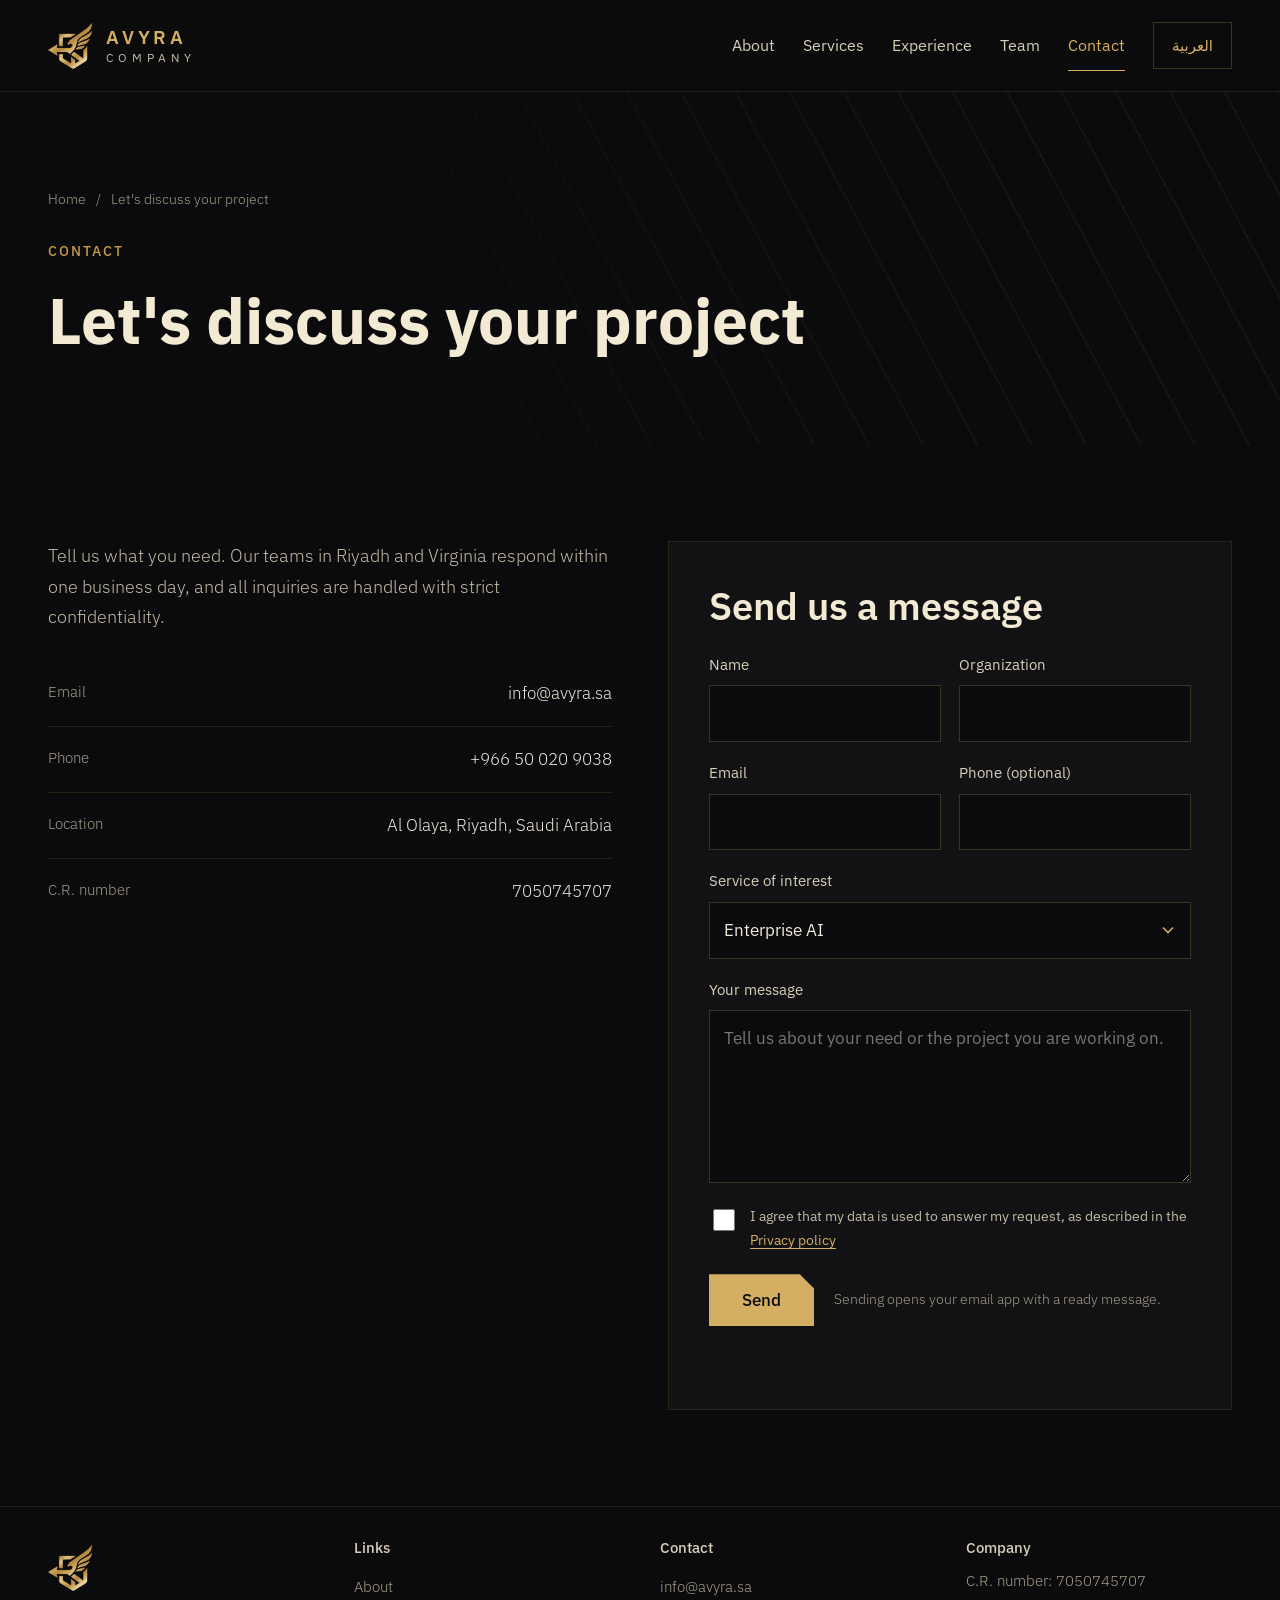
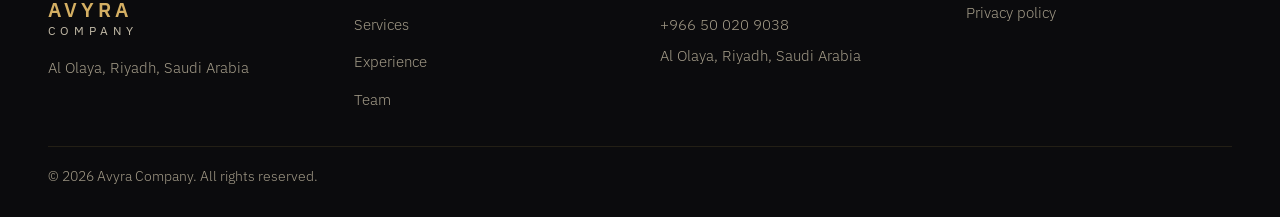
<file: en/contact/index.html>
<!doctype html>
<html lang="en" dir="ltr">
<head>
<meta charset="utf-8">
<meta name="viewport" content="width=device-width, initial-scale=1">
<title>Let's discuss your project | Avyra Company</title>
<meta name="description" content="Tell us what you need. Our teams in Riyadh and Virginia respond within one business day, and all inquiries are handled with strict confidentiality.">
<link rel="canonical" href="https://avyra.sa/en/contact/">
<link rel="alternate" hreflang="en" href="https://avyra.sa/en/contact/">
<link rel="alternate" hreflang="ar" href="https://avyra.sa/contact/">
<link rel="alternate" hreflang="x-default" href="https://avyra.sa/contact/">
<meta name="theme-color" content="#0b0b0d">
<meta property="og:type" content="website">
<meta property="og:site_name" content="Avyra Company">
<meta property="og:title" content="Let's discuss your project | Avyra Company">
<meta property="og:description" content="Tell us what you need. Our teams in Riyadh and Virginia respond within one business day, and all inquiries are handled with strict confidentiality.">
<meta property="og:url" content="https://avyra.sa/en/contact/">
<meta property="og:image" content="https://avyra.sa/assets/img/og-image.png">
<meta property="og:image:width" content="1200">
<meta property="og:image:height" content="630">
<meta property="og:locale" content="en_US">
<meta property="og:locale:alternate" content="ar_SA">
<meta name="twitter:card" content="summary_large_image">
<meta name="twitter:title" content="Let's discuss your project | Avyra Company">
<meta name="twitter:description" content="Tell us what you need. Our teams in Riyadh and Virginia respond within one business day, and all inquiries are handled with strict confidentiality.">
<meta name="twitter:image" content="https://avyra.sa/assets/img/og-image.png">
<link rel="icon" href="/favicon.ico" sizes="any">
<link rel="icon" type="image/png" sizes="32x32" href="/assets/img/favicon-32.png">
<link rel="apple-touch-icon" href="/assets/img/apple-touch-icon.png">
<link rel="manifest" href="/site.webmanifest">
<link rel="preload" href="/assets/fonts/ibm-plex-sans-latin-400-normal.woff2" as="font" type="font/woff2" crossorigin>
<link rel="preload" href="/assets/fonts/ibm-plex-sans-latin-600-normal.woff2" as="font" type="font/woff2" crossorigin>
<link rel="stylesheet" href="/assets/css/style.css?v=13e9cf21">
<script>document.documentElement.classList.add("js")</script>
<script type="application/ld+json">{"@context": "https://schema.org", "@type": "BreadcrumbList", "itemListElement": [{"@type": "ListItem", "position": 1, "name": "Home", "item": "https://avyra.sa/en/"}, {"@type": "ListItem", "position": 2, "name": "Let's discuss your project", "item": "https://avyra.sa/en/contact/"}]}</script>
</head>
<body>
<a class="skip" href="#main">Skip to content</a>
<header class="site">
  <a class="brand" href="/en/" aria-label="Avyra Company - Home"><img src="/assets/img/mark.png" alt="" width="46" height="48"><span class="brand-txt"><span class="brand-name">AVYRA</span><span class="brand-co">Company</span></span></a>
  <button class="menu-btn" type="button" hidden aria-label="Menu" aria-expanded="false" aria-controls="site-nav" data-open="Menu" data-close="Close menu"><span class="bars" aria-hidden="true"></span></button>
  <nav class="main" id="site-nav" aria-label="Main">
    <a href="/en/about/">About</a><a href="/en/services/">Services</a><a href="/en/projects/">Experience</a><a href="/en/team/">Team</a><a href="/en/contact/" aria-current="page">Contact</a>
    <a class="lang" href="/contact/" hreflang="ar" lang="ar">العربية</a>
  </nav>
</header>
<main id="main">
<section class="page-hero"><div class="wrap stack g20"><nav class="crumbs" aria-label="breadcrumb"><a href="/en/">Home</a><span aria-hidden="true">/</span><span>Let's discuss your project</span></nav><p class="eyebrow">Contact</p><h1>Let's discuss your project</h1></div></section>
<section><div class="wrap cols">
    <div class="stack g28"><p class="muted">Tell us what you need. Our teams in Riyadh and Virginia respond within one business day, and all inquiries are handled with strict confidentiality.</p><dl class="rows"><div><dt>Email</dt><dd><a href="mailto:info@avyra.sa"><bdi>info@avyra.sa</bdi></a></dd></div><div><dt>Phone</dt><dd><a href="tel:+966500209038"><bdi>+966 50 020 9038</bdi></a></dd></div><div><dt>Location</dt><dd>Al Olaya, Riyadh, Saudi Arabia</dd></div><div><dt>C.R. number</dt><dd><bdi>7050745707</bdi></dd></div></dl></div>
    <form class="form" id="f-home" method="post" action="mailto:info@avyra.sa" data-endpoint="" data-key="" data-subject="New enquiry from the Avyra website" data-ok="We received your message and will get back to you shortly." data-err="Could not send. Please email us directly: info@avyra.sa" data-sending="Sending..." data-req="This field is required" novalidate>
  <h2>Send us a message</h2>
  <div class="fields">
    <label for="f-name">Name<input id="f-name" name="name" type="text" autocomplete="name" required></label>
    <label for="f-org">Organization<input id="f-org" name="organization" type="text" autocomplete="organization"></label>
    <label for="f-email">Email<input id="f-email" name="email" type="email" autocomplete="email" dir="ltr" required></label>
    <label for="f-phone">Phone (optional)<input id="f-phone" name="phone" type="tel" autocomplete="tel" dir="ltr"></label>
    <label for="f-int" class="full">Service of interest<select id="f-int" name="division"><option value="Enterprise AI">Enterprise AI</option><option value="GeoAI">GeoAI</option><option value="Portfolio and project decision support">Portfolio and project decision support</option><option value="Other">Other</option></select></label>
    <label for="f-msg" class="full">Your message<textarea id="f-msg" name="message" rows="5" placeholder="Tell us about your need or the project you are working on." required></textarea></label>
  </div>
  <input class="hp" type="text" name="_gotcha" tabindex="-1" autocomplete="off" aria-hidden="true">
  <label class="consent" for="f-ok"><input id="f-ok" name="consent" type="checkbox" required><span>I agree that my data is used to answer my request, as described in the <a href="/en/privacy/">Privacy policy</a></span></label>
  <div class="actions"><button class="btn gold" type="submit">Send</button><p class="note">Sending opens your email app with a ready message.</p></div>
  <p class="status" role="status" aria-live="polite"></p>
</form>
  </div></section>
</main>
<footer class="site">
  <div class="wrap">
    <div class="stack g12"><a class="brand" href="/en/"><img src="/assets/img/mark.png" alt="" width="34" height="36" loading="lazy"><span class="brand-txt"><span class="brand-name" style="font-size:20px">AVYRA</span><span class="brand-co">Company</span></span></a>
      <p>Al Olaya, Riyadh, Saudi Arabia</p></div>
    <div><h2>Links</h2><ul><li><a href="/en/about/">About</a></li><li><a href="/en/services/">Services</a></li><li><a href="/en/projects/">Experience</a></li><li><a href="/en/team/">Team</a></li></ul></div>
    <div><h2>Contact</h2><ul><li><a href="mailto:info@avyra.sa"><bdi>info@avyra.sa</bdi></a></li><li><a href="tel:+966500209038"><bdi>+966 50 020 9038</bdi></a></li><li>Al Olaya, Riyadh, Saudi Arabia</li></ul></div>
    <div><h2>Company</h2><ul><li>C.R. number: <bdi>7050745707</bdi></li><li><a href="/en/privacy/">Privacy policy</a></li></ul></div>
    <p class="fine">© 2026 Avyra Company. All rights reserved.</p>
  </div>
</footer>
<script src="/assets/js/main.js?v=3205c715" defer></script>
</body></html>
</file>
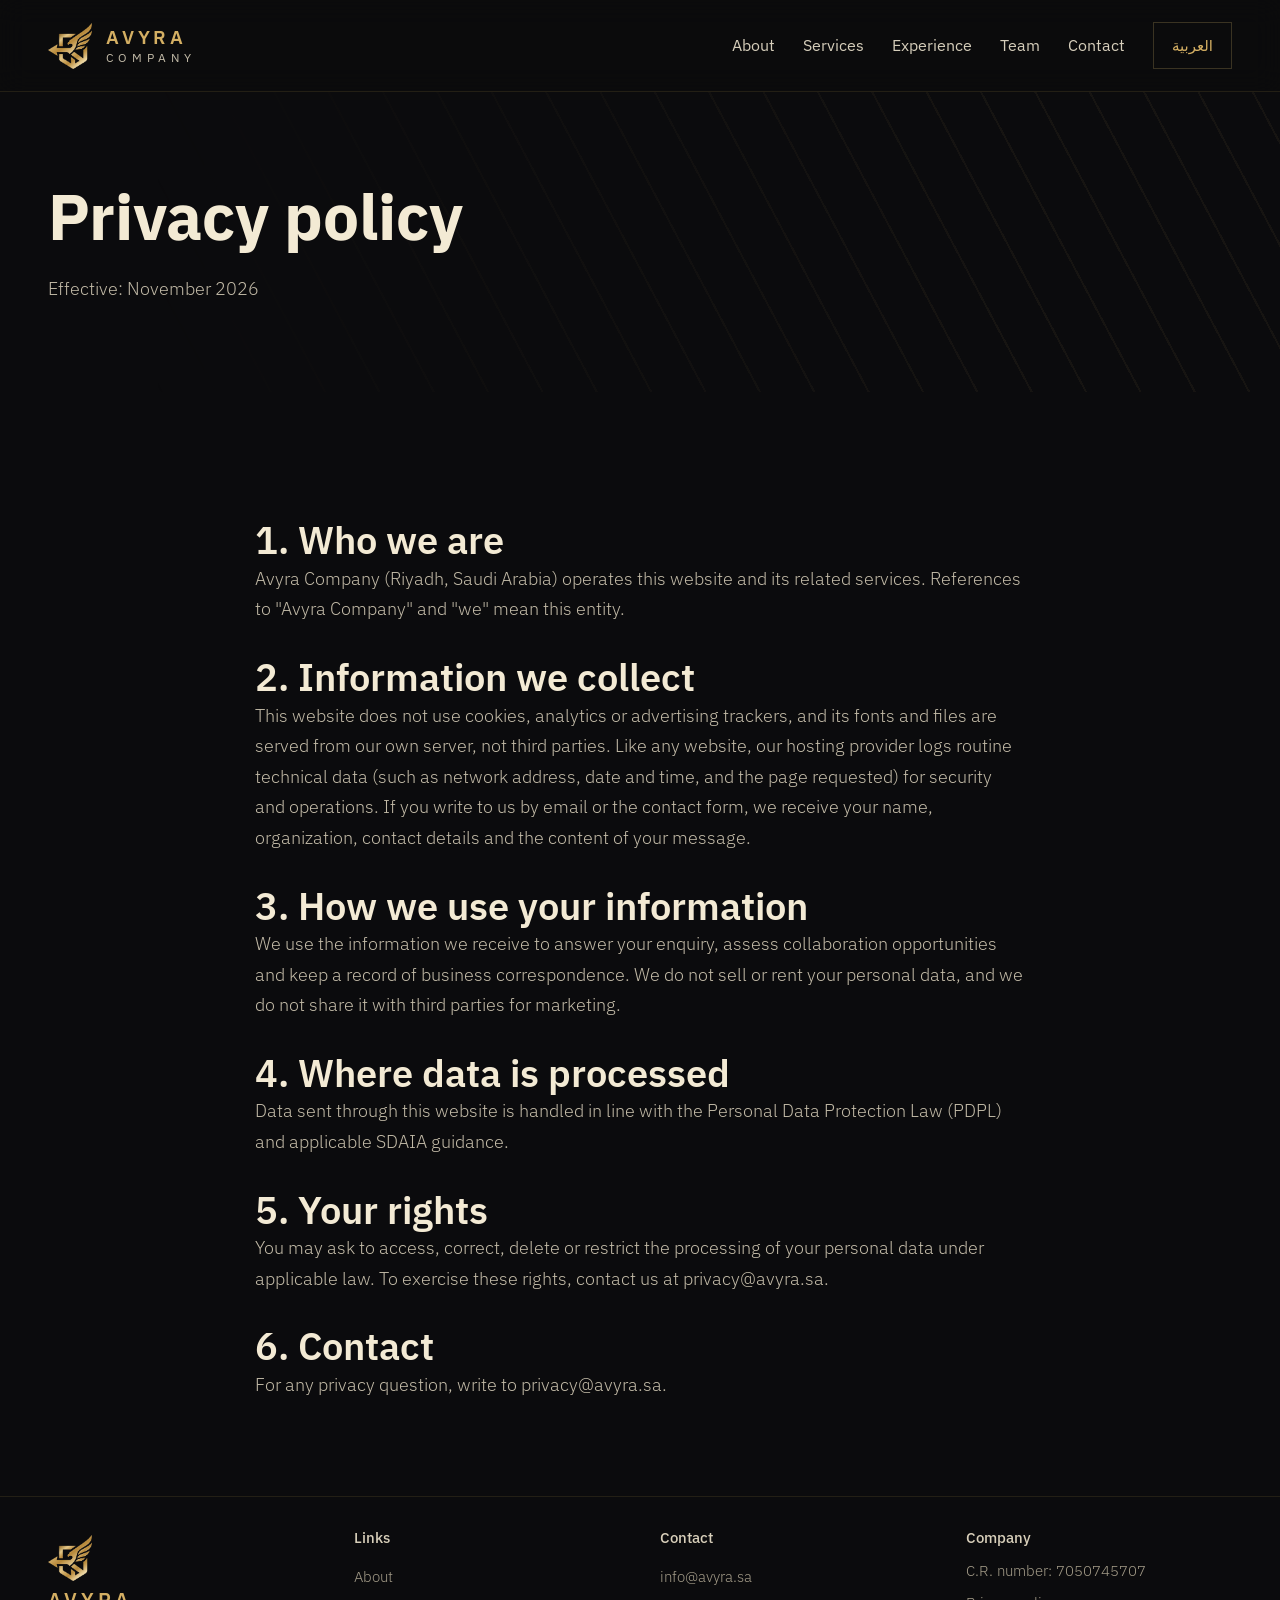
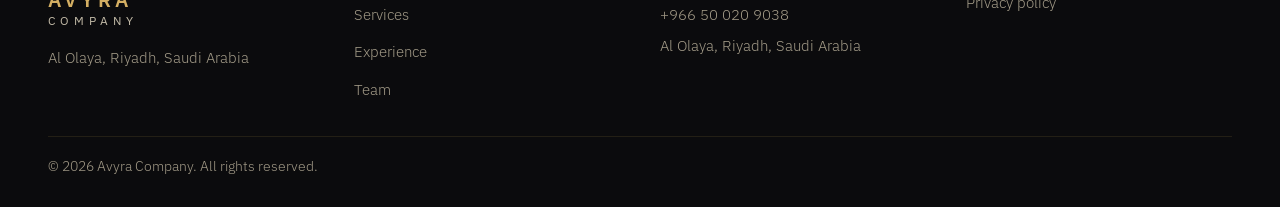
<file: en/privacy/index.html>
<!doctype html>
<html lang="en" dir="ltr">
<head>
<meta charset="utf-8">
<meta name="viewport" content="width=device-width, initial-scale=1">
<title>Privacy Policy | Avyra Company</title>
<meta name="description" content="Avyra Company's privacy policy: how we handle data sent by email and through the contact form, what we do not collect, and how to exercise your rights.">
<link rel="canonical" href="https://avyra.sa/en/privacy/">
<link rel="alternate" hreflang="en" href="https://avyra.sa/en/privacy/">
<link rel="alternate" hreflang="ar" href="https://avyra.sa/privacy/">
<link rel="alternate" hreflang="x-default" href="https://avyra.sa/privacy/">
<meta name="theme-color" content="#0b0b0d">
<meta property="og:type" content="website">
<meta property="og:site_name" content="Avyra Company">
<meta property="og:title" content="Privacy Policy | Avyra Company">
<meta property="og:description" content="Avyra Company's privacy policy: how we handle data sent by email and through the contact form, what we do not collect, and how to exercise your rights.">
<meta property="og:url" content="https://avyra.sa/en/privacy/">
<meta property="og:image" content="https://avyra.sa/assets/img/og-image.png">
<meta property="og:image:width" content="1200">
<meta property="og:image:height" content="630">
<meta property="og:locale" content="en_US">
<meta property="og:locale:alternate" content="ar_SA">
<meta name="twitter:card" content="summary_large_image">
<meta name="twitter:title" content="Privacy Policy | Avyra Company">
<meta name="twitter:description" content="Avyra Company's privacy policy: how we handle data sent by email and through the contact form, what we do not collect, and how to exercise your rights.">
<meta name="twitter:image" content="https://avyra.sa/assets/img/og-image.png">
<link rel="icon" href="/favicon.ico" sizes="any">
<link rel="icon" type="image/png" sizes="32x32" href="/assets/img/favicon-32.png">
<link rel="apple-touch-icon" href="/assets/img/apple-touch-icon.png">
<link rel="manifest" href="/site.webmanifest">
<link rel="preload" href="/assets/fonts/ibm-plex-sans-latin-400-normal.woff2" as="font" type="font/woff2" crossorigin>
<link rel="preload" href="/assets/fonts/ibm-plex-sans-latin-600-normal.woff2" as="font" type="font/woff2" crossorigin>
<link rel="stylesheet" href="/assets/css/style.css?v=13e9cf21">
<script>document.documentElement.classList.add("js")</script>
<script type="application/ld+json">{"@context": "https://schema.org", "@type": "BreadcrumbList", "itemListElement": [{"@type": "ListItem", "position": 1, "name": "Home", "item": "https://avyra.sa/en/"}, {"@type": "ListItem", "position": 2, "name": "Privacy policy", "item": "https://avyra.sa/en/privacy/"}]}</script>
</head>
<body>
<a class="skip" href="#main">Skip to content</a>
<header class="site">
  <a class="brand" href="/en/" aria-label="Avyra Company - Home"><img src="/assets/img/mark.png" alt="" width="46" height="48"><span class="brand-txt"><span class="brand-name">AVYRA</span><span class="brand-co">Company</span></span></a>
  <button class="menu-btn" type="button" hidden aria-label="Menu" aria-expanded="false" aria-controls="site-nav" data-open="Menu" data-close="Close menu"><span class="bars" aria-hidden="true"></span></button>
  <nav class="main" id="site-nav" aria-label="Main">
    <a href="/en/about/">About</a><a href="/en/services/">Services</a><a href="/en/projects/">Experience</a><a href="/en/team/">Team</a><a href="/en/contact/">Contact</a>
    <a class="lang" href="/privacy/" hreflang="ar" lang="ar">العربية</a>
  </nav>
</header>
<main id="main">
<section class="page-hero"><div class="wrap stack g20"><h1>Privacy policy</h1><p class="muted">Effective: November 2026</p></div></section>
<section><div class="wrap prose"><h2>1. Who we are</h2><p>Avyra Company (Riyadh, Saudi Arabia) operates this website and its related services. References to "Avyra Company" and "we" mean this entity.</p><h2>2. Information we collect</h2><p>This website does not use cookies, analytics or advertising trackers, and its fonts and files are served from our own server, not third parties. Like any website, our hosting provider logs routine technical data (such as network address, date and time, and the page requested) for security and operations. If you write to us by email or the contact form, we receive your name, organization, contact details and the content of your message.</p><h2>3. How we use your information</h2><p>We use the information we receive to answer your enquiry, assess collaboration opportunities and keep a record of business correspondence. We do not sell or rent your personal data, and we do not share it with third parties for marketing.</p><h2>4. Where data is processed</h2><p>Data sent through this website is handled in line with the Personal Data Protection Law (PDPL) and applicable SDAIA guidance.</p><h2>5. Your rights</h2><p>You may ask to access, correct, delete or restrict the processing of your personal data under applicable law. To exercise these rights, contact us at privacy@avyra.sa.</p><h2>6. Contact</h2><p>For any privacy question, write to privacy@avyra.sa.</p></div></section>
</main>
<footer class="site">
  <div class="wrap">
    <div class="stack g12"><a class="brand" href="/en/"><img src="/assets/img/mark.png" alt="" width="34" height="36" loading="lazy"><span class="brand-txt"><span class="brand-name" style="font-size:20px">AVYRA</span><span class="brand-co">Company</span></span></a>
      <p>Al Olaya, Riyadh, Saudi Arabia</p></div>
    <div><h2>Links</h2><ul><li><a href="/en/about/">About</a></li><li><a href="/en/services/">Services</a></li><li><a href="/en/projects/">Experience</a></li><li><a href="/en/team/">Team</a></li></ul></div>
    <div><h2>Contact</h2><ul><li><a href="mailto:info@avyra.sa"><bdi>info@avyra.sa</bdi></a></li><li><a href="tel:+966500209038"><bdi>+966 50 020 9038</bdi></a></li><li>Al Olaya, Riyadh, Saudi Arabia</li></ul></div>
    <div><h2>Company</h2><ul><li>C.R. number: <bdi>7050745707</bdi></li><li><a href="/en/privacy/">Privacy policy</a></li></ul></div>
    <p class="fine">© 2026 Avyra Company. All rights reserved.</p>
  </div>
</footer>
<script src="/assets/js/main.js?v=3205c715" defer></script>
</body></html>
</file>
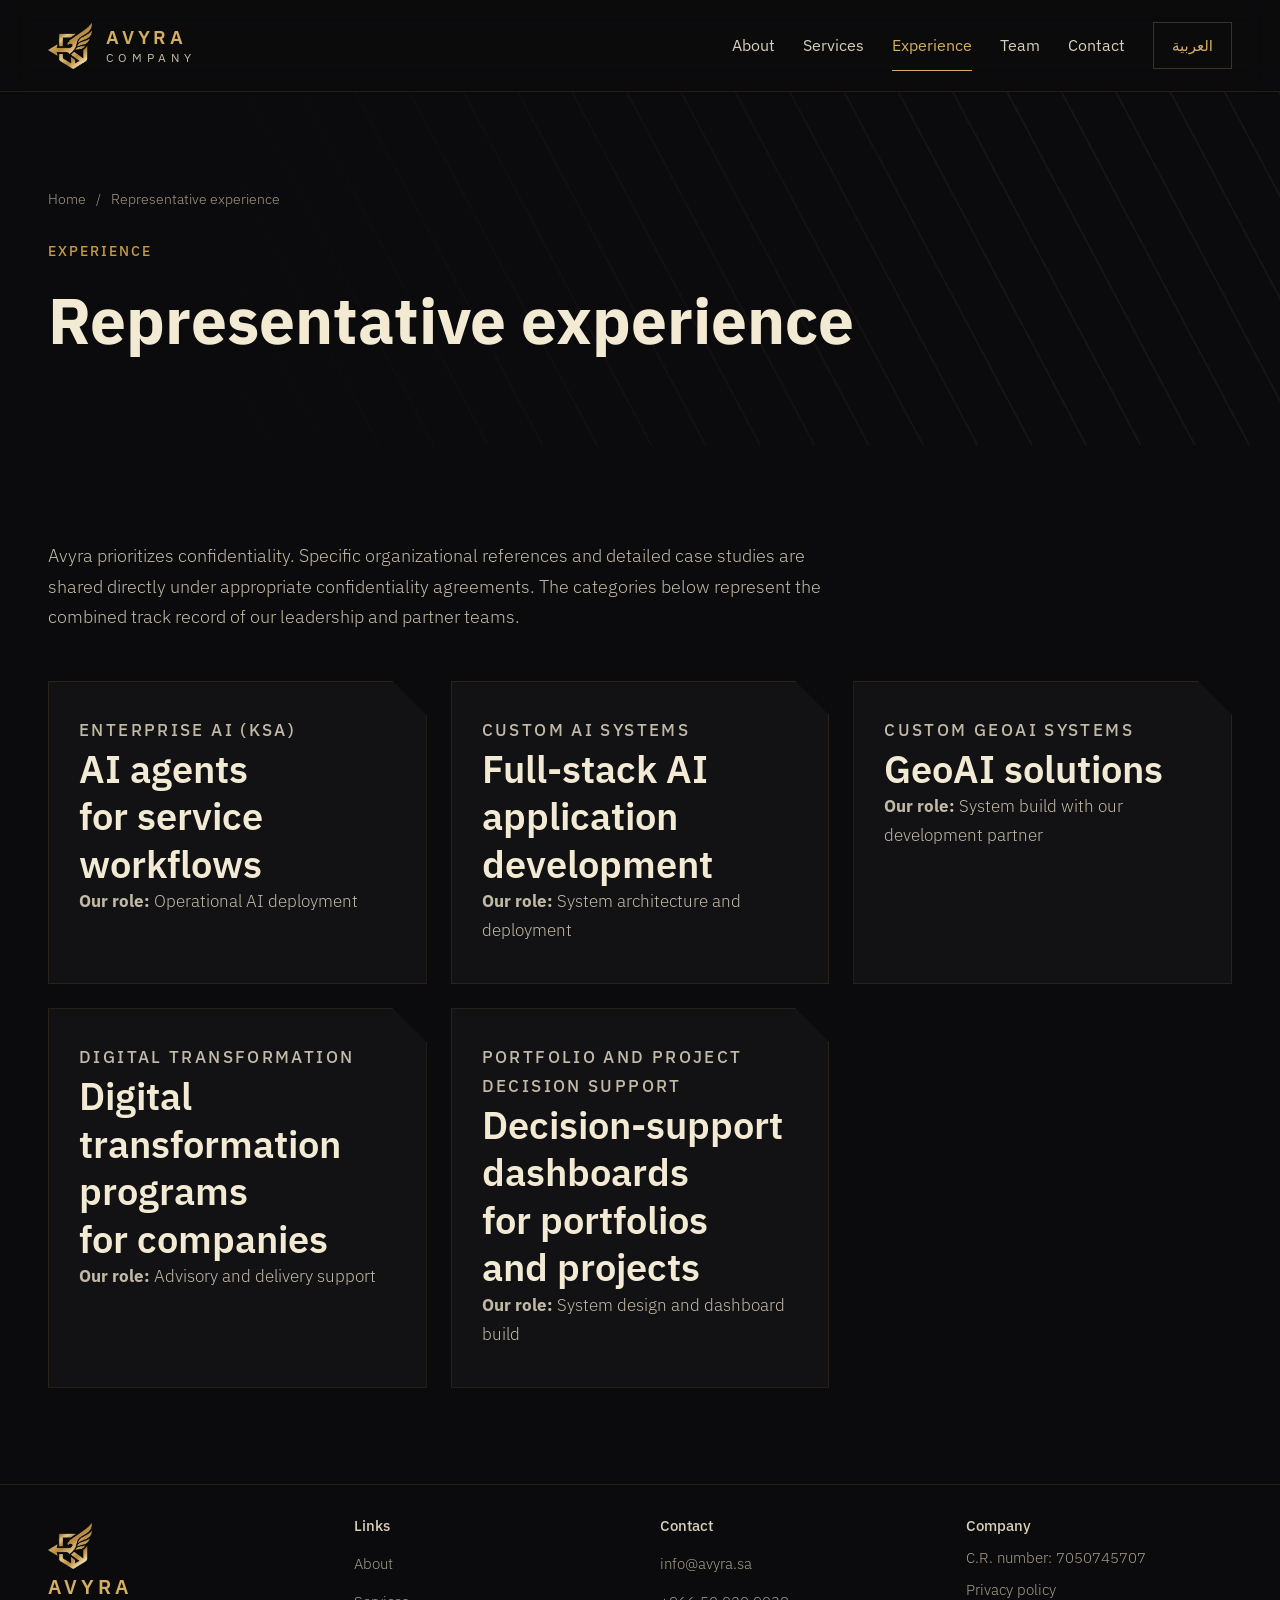
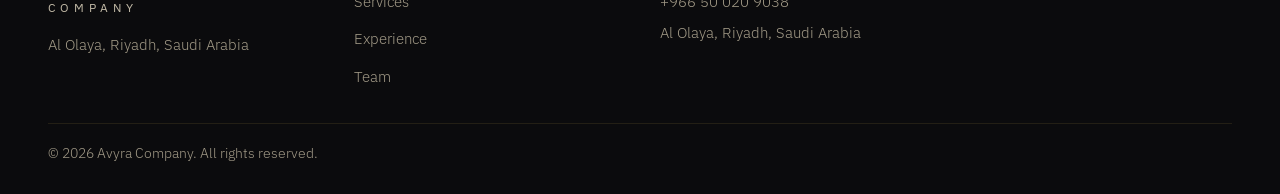
<file: en/projects/index.html>
<!doctype html>
<html lang="en" dir="ltr">
<head>
<meta charset="utf-8">
<meta name="viewport" content="width=device-width, initial-scale=1">
<title>Representative experience | Avyra Company</title>
<meta name="description" content="The project categories we work in and our role in each.">
<link rel="canonical" href="https://avyra.sa/en/projects/">
<link rel="alternate" hreflang="en" href="https://avyra.sa/en/projects/">
<link rel="alternate" hreflang="ar" href="https://avyra.sa/projects/">
<link rel="alternate" hreflang="x-default" href="https://avyra.sa/projects/">
<meta name="theme-color" content="#0b0b0d">
<meta property="og:type" content="website">
<meta property="og:site_name" content="Avyra Company">
<meta property="og:title" content="Representative experience | Avyra Company">
<meta property="og:description" content="The project categories we work in and our role in each.">
<meta property="og:url" content="https://avyra.sa/en/projects/">
<meta property="og:image" content="https://avyra.sa/assets/img/og-image.png">
<meta property="og:image:width" content="1200">
<meta property="og:image:height" content="630">
<meta property="og:locale" content="en_US">
<meta property="og:locale:alternate" content="ar_SA">
<meta name="twitter:card" content="summary_large_image">
<meta name="twitter:title" content="Representative experience | Avyra Company">
<meta name="twitter:description" content="The project categories we work in and our role in each.">
<meta name="twitter:image" content="https://avyra.sa/assets/img/og-image.png">
<link rel="icon" href="/favicon.ico" sizes="any">
<link rel="icon" type="image/png" sizes="32x32" href="/assets/img/favicon-32.png">
<link rel="apple-touch-icon" href="/assets/img/apple-touch-icon.png">
<link rel="manifest" href="/site.webmanifest">
<link rel="preload" href="/assets/fonts/ibm-plex-sans-latin-400-normal.woff2" as="font" type="font/woff2" crossorigin>
<link rel="preload" href="/assets/fonts/ibm-plex-sans-latin-600-normal.woff2" as="font" type="font/woff2" crossorigin>
<link rel="stylesheet" href="/assets/css/style.css?v=13e9cf21">
<script>document.documentElement.classList.add("js")</script>
<script type="application/ld+json">{"@context": "https://schema.org", "@type": "BreadcrumbList", "itemListElement": [{"@type": "ListItem", "position": 1, "name": "Home", "item": "https://avyra.sa/en/"}, {"@type": "ListItem", "position": 2, "name": "Representative experience", "item": "https://avyra.sa/en/projects/"}]}</script>
</head>
<body>
<a class="skip" href="#main">Skip to content</a>
<header class="site">
  <a class="brand" href="/en/" aria-label="Avyra Company - Home"><img src="/assets/img/mark.png" alt="" width="46" height="48"><span class="brand-txt"><span class="brand-name">AVYRA</span><span class="brand-co">Company</span></span></a>
  <button class="menu-btn" type="button" hidden aria-label="Menu" aria-expanded="false" aria-controls="site-nav" data-open="Menu" data-close="Close menu"><span class="bars" aria-hidden="true"></span></button>
  <nav class="main" id="site-nav" aria-label="Main">
    <a href="/en/about/">About</a><a href="/en/services/">Services</a><a href="/en/projects/" aria-current="page">Experience</a><a href="/en/team/">Team</a><a href="/en/contact/">Contact</a>
    <a class="lang" href="/projects/" hreflang="ar" lang="ar">العربية</a>
  </nav>
</header>
<main id="main">
<section class="page-hero"><div class="wrap stack g20"><nav class="crumbs" aria-label="breadcrumb"><a href="/en/">Home</a><span aria-hidden="true">/</span><span>Representative experience</span></nav><p class="eyebrow">Experience</p><h1>Representative experience</h1></div></section>
<section><div class="wrap stack g48"><p class="muted" style="max-width:72ch">Avyra prioritizes confidentiality. Specific organizational references and detailed case studies are shared directly under appropriate confidentiality agreements. The categories below represent the combined track record of our leadership and partner teams.</p><div class="cards"><div class="card"><p class="eyebrow">Enterprise AI (KSA)</p><h2>AI agents for service workflows</h2><p><strong>Our role:</strong> Operational AI deployment</p></div><div class="card"><p class="eyebrow">Custom AI systems</p><h2>Full-stack AI application development</h2><p><strong>Our role:</strong> System architecture and deployment</p></div><div class="card"><p class="eyebrow">Custom GeoAI systems</p><h2>GeoAI solutions</h2><p><strong>Our role:</strong> System build with our development partner</p></div><div class="card"><p class="eyebrow">Digital transformation</p><h2>Digital transformation programs for companies</h2><p><strong>Our role:</strong> Advisory and delivery support</p></div><div class="card"><p class="eyebrow">Portfolio and project decision support</p><h2>Decision-support dashboards for portfolios and projects</h2><p><strong>Our role:</strong> System design and dashboard build</p></div></div></div></section>
</main>
<footer class="site">
  <div class="wrap">
    <div class="stack g12"><a class="brand" href="/en/"><img src="/assets/img/mark.png" alt="" width="34" height="36" loading="lazy"><span class="brand-txt"><span class="brand-name" style="font-size:20px">AVYRA</span><span class="brand-co">Company</span></span></a>
      <p>Al Olaya, Riyadh, Saudi Arabia</p></div>
    <div><h2>Links</h2><ul><li><a href="/en/about/">About</a></li><li><a href="/en/services/">Services</a></li><li><a href="/en/projects/">Experience</a></li><li><a href="/en/team/">Team</a></li></ul></div>
    <div><h2>Contact</h2><ul><li><a href="mailto:info@avyra.sa"><bdi>info@avyra.sa</bdi></a></li><li><a href="tel:+966500209038"><bdi>+966 50 020 9038</bdi></a></li><li>Al Olaya, Riyadh, Saudi Arabia</li></ul></div>
    <div><h2>Company</h2><ul><li>C.R. number: <bdi>7050745707</bdi></li><li><a href="/en/privacy/">Privacy policy</a></li></ul></div>
    <p class="fine">© 2026 Avyra Company. All rights reserved.</p>
  </div>
</footer>
<script src="/assets/js/main.js?v=3205c715" defer></script>
</body></html>
</file>
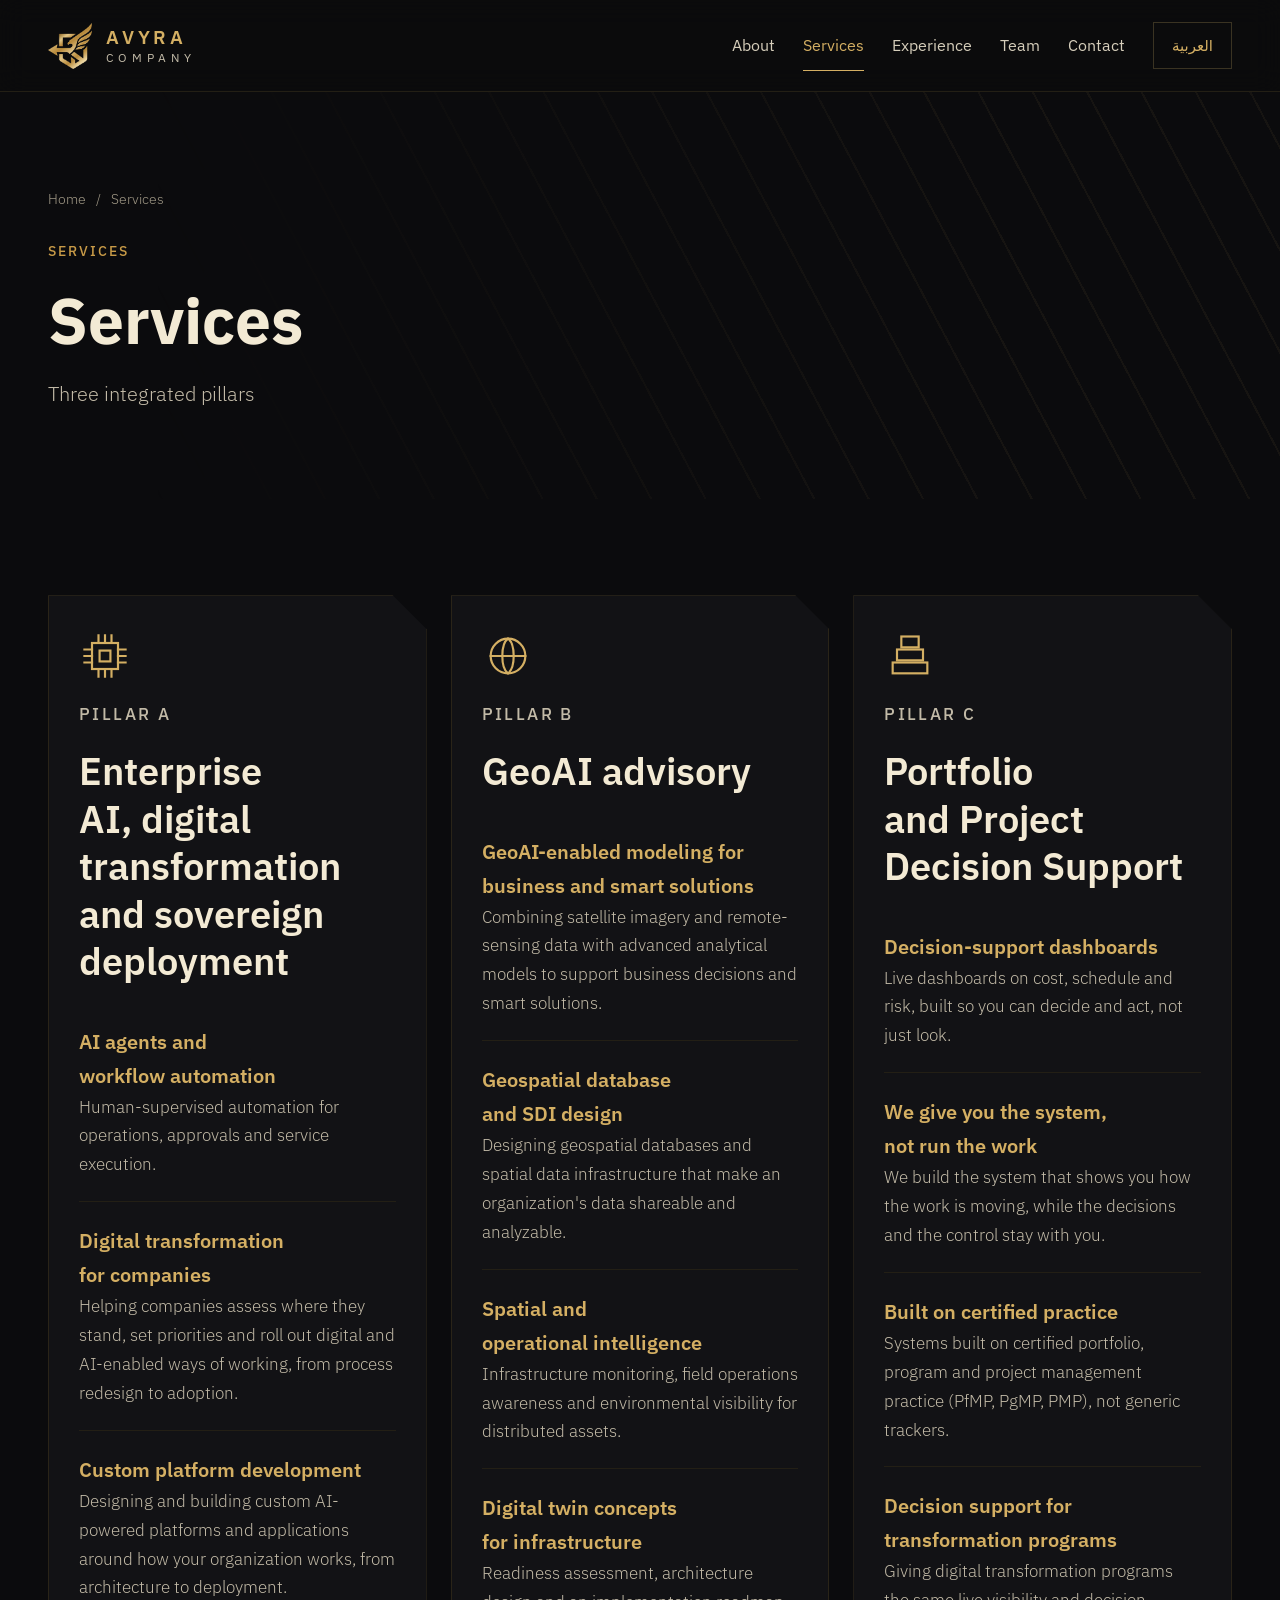
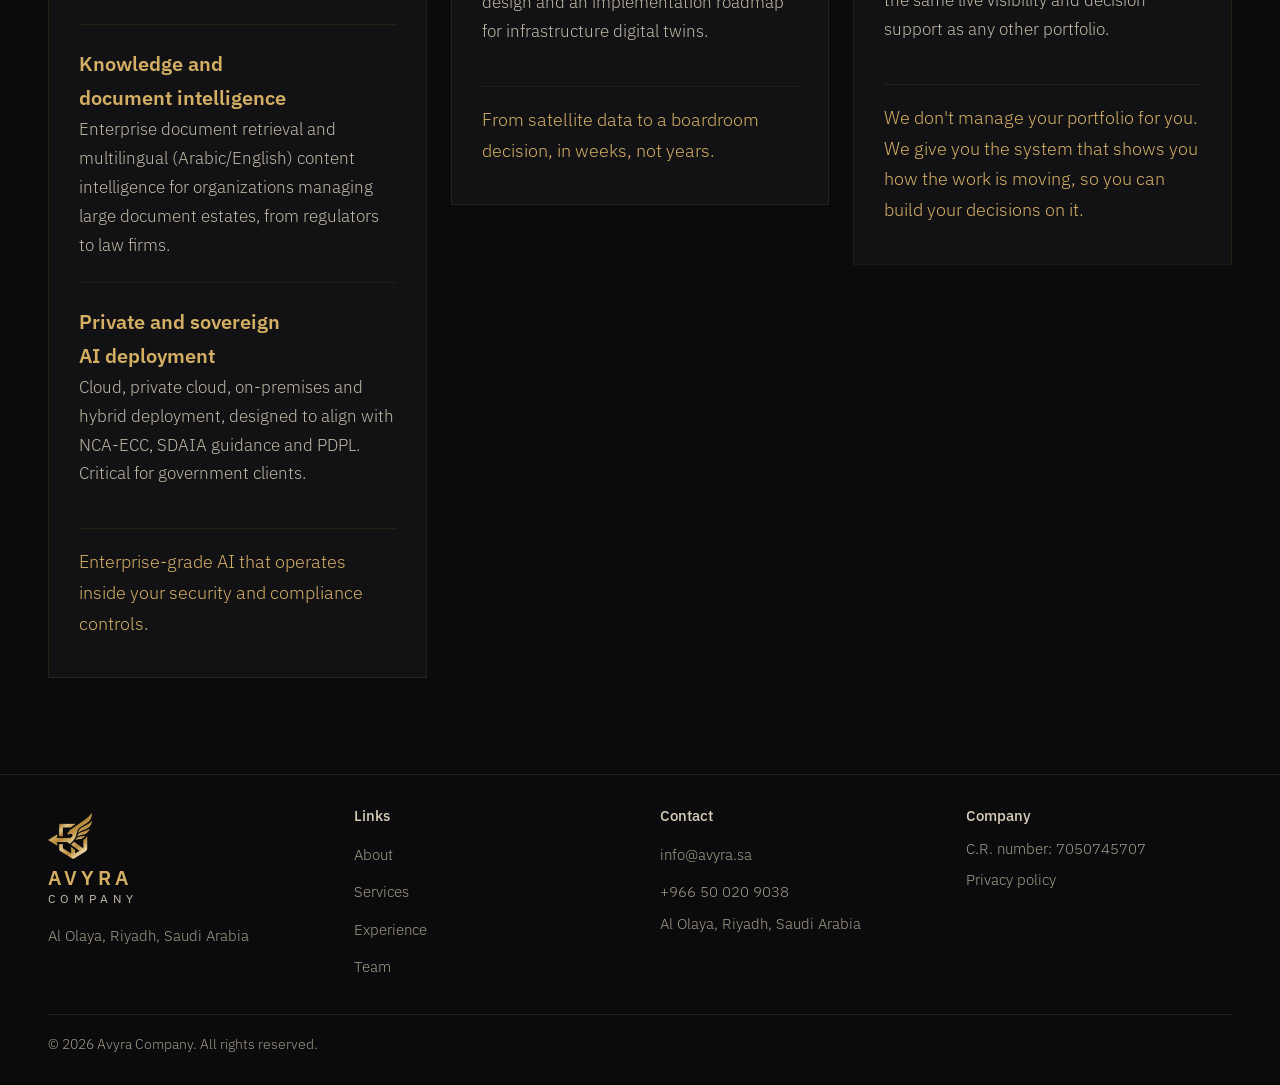
<file: en/services/index.html>
<!doctype html>
<html lang="en" dir="ltr">
<head>
<meta charset="utf-8">
<meta name="viewport" content="width=device-width, initial-scale=1">
<title>Services | Avyra Company</title>
<meta name="description" content="Three integrated pillars: enterprise AI, GeoAI advisory, and portfolio and project decision support.">
<link rel="canonical" href="https://avyra.sa/en/services/">
<link rel="alternate" hreflang="en" href="https://avyra.sa/en/services/">
<link rel="alternate" hreflang="ar" href="https://avyra.sa/services/">
<link rel="alternate" hreflang="x-default" href="https://avyra.sa/services/">
<meta name="theme-color" content="#0b0b0d">
<meta property="og:type" content="website">
<meta property="og:site_name" content="Avyra Company">
<meta property="og:title" content="Services | Avyra Company">
<meta property="og:description" content="Three integrated pillars: enterprise AI, GeoAI advisory, and portfolio and project decision support.">
<meta property="og:url" content="https://avyra.sa/en/services/">
<meta property="og:image" content="https://avyra.sa/assets/img/og-image.png">
<meta property="og:image:width" content="1200">
<meta property="og:image:height" content="630">
<meta property="og:locale" content="en_US">
<meta property="og:locale:alternate" content="ar_SA">
<meta name="twitter:card" content="summary_large_image">
<meta name="twitter:title" content="Services | Avyra Company">
<meta name="twitter:description" content="Three integrated pillars: enterprise AI, GeoAI advisory, and portfolio and project decision support.">
<meta name="twitter:image" content="https://avyra.sa/assets/img/og-image.png">
<link rel="icon" href="/favicon.ico" sizes="any">
<link rel="icon" type="image/png" sizes="32x32" href="/assets/img/favicon-32.png">
<link rel="apple-touch-icon" href="/assets/img/apple-touch-icon.png">
<link rel="manifest" href="/site.webmanifest">
<link rel="preload" href="/assets/fonts/ibm-plex-sans-latin-400-normal.woff2" as="font" type="font/woff2" crossorigin>
<link rel="preload" href="/assets/fonts/ibm-plex-sans-latin-600-normal.woff2" as="font" type="font/woff2" crossorigin>
<link rel="stylesheet" href="/assets/css/style.css?v=13e9cf21">
<script>document.documentElement.classList.add("js")</script>
<script type="application/ld+json">{"@context": "https://schema.org", "@type": "BreadcrumbList", "itemListElement": [{"@type": "ListItem", "position": 1, "name": "Home", "item": "https://avyra.sa/en/"}, {"@type": "ListItem", "position": 2, "name": "Services", "item": "https://avyra.sa/en/services/"}]}</script>
</head>
<body>
<a class="skip" href="#main">Skip to content</a>
<header class="site">
  <a class="brand" href="/en/" aria-label="Avyra Company - Home"><img src="/assets/img/mark.png" alt="" width="46" height="48"><span class="brand-txt"><span class="brand-name">AVYRA</span><span class="brand-co">Company</span></span></a>
  <button class="menu-btn" type="button" hidden aria-label="Menu" aria-expanded="false" aria-controls="site-nav" data-open="Menu" data-close="Close menu"><span class="bars" aria-hidden="true"></span></button>
  <nav class="main" id="site-nav" aria-label="Main">
    <a href="/en/about/">About</a><a href="/en/services/" aria-current="page">Services</a><a href="/en/projects/">Experience</a><a href="/en/team/">Team</a><a href="/en/contact/">Contact</a>
    <a class="lang" href="/services/" hreflang="ar" lang="ar">العربية</a>
  </nav>
</header>
<main id="main">
<section class="page-hero"><div class="wrap stack g20"><nav class="crumbs" aria-label="breadcrumb"><a href="/en/">Home</a><span aria-hidden="true">/</span><span>Services</span></nav><p class="eyebrow">Services</p><h1>Services</h1><p class="lead">Three integrated pillars</p></div></section>
<section><div class="wrap"><div class="cards two"><div class="card pillar"><svg class="icon" viewBox="0 0 48 48" aria-hidden="true"><rect x="12" y="12" width="24" height="24"/><rect x="19" y="19" width="10" height="10"/><path d="M18 12V5M24 12V5M30 12V5M18 43v-7M24 43v-7M30 43v-7M12 18H5M12 24H5M12 30H5M43 18h-7M43 24h-7M43 30h-7"/></svg><p class="eyebrow">Pillar A</p><h2>Enterprise AI, digital transformation and sovereign deployment</h2><div class="stack"><div class="principle"><h3>AI agents and workflow automation</h3><p>Human-supervised automation for operations, approvals and service execution.</p></div><div class="principle"><h3>Digital transformation for companies</h3><p>Helping companies assess where they stand, set priorities and roll out digital and AI-enabled ways of working, from process redesign to adoption.</p></div><div class="principle"><h3>Custom platform development</h3><p>Designing and building custom AI-powered platforms and applications around how your organization works, from architecture to deployment.</p></div><div class="principle"><h3>Knowledge and document intelligence</h3><p>Enterprise document retrieval and multilingual (Arabic/English) content intelligence for organizations managing large document estates, from regulators to law firms.</p></div><div class="principle"><h3>Private and sovereign AI deployment</h3><p>Cloud, private cloud, on-premises and hybrid deployment, designed to align with NCA-ECC, SDAIA guidance and PDPL. Critical for government clients.</p></div></div><p class="outcome">Enterprise-grade AI that operates inside your security and compliance controls.</p></div>
<div class="card pillar"><svg class="icon" viewBox="0 0 48 48" aria-hidden="true"><circle cx="24" cy="24" r="16"/><path d="M8 24h32M24 8c-7 5-7 27 0 32M24 8c7 5 7 27 0 32"/></svg><p class="eyebrow">Pillar B</p><h2>GeoAI advisory</h2><div class="stack"><div class="principle"><h3>GeoAI-enabled modeling for business and smart solutions</h3><p>Combining satellite imagery and remote-sensing data with advanced analytical models to support business decisions and smart solutions.</p></div><div class="principle"><h3>Geospatial database and SDI design</h3><p>Designing geospatial databases and spatial data infrastructure that make an organization's data shareable and analyzable.</p></div><div class="principle"><h3>Spatial and operational intelligence</h3><p>Infrastructure monitoring, field operations awareness and environmental visibility for distributed assets.</p></div><div class="principle"><h3>Digital twin concepts for infrastructure</h3><p>Readiness assessment, architecture design and an implementation roadmap for infrastructure digital twins.</p></div></div><p class="outcome">From satellite data to a boardroom decision, in weeks, not years.</p></div>
<div class="card pillar"><svg class="icon" viewBox="0 0 48 48" aria-hidden="true"><rect x="8" y="30" width="32" height="10"/><rect x="12" y="18" width="24" height="10"/><rect x="16" y="6" width="16" height="10"/></svg><p class="eyebrow">Pillar C</p><h2>Portfolio and Project Decision Support</h2><div class="stack"><div class="principle"><h3>Decision-support dashboards</h3><p>Live dashboards on cost, schedule and risk, built so you can decide and act, not just look.</p></div><div class="principle"><h3>We give you the system, not run the work</h3><p>We build the system that shows you how the work is moving, while the decisions and the control stay with you.</p></div><div class="principle"><h3>Built on certified practice</h3><p>Systems built on certified portfolio, program and project management practice (PfMP, PgMP, PMP), not generic trackers.</p></div><div class="principle"><h3>Decision support for transformation programs</h3><p>Giving digital transformation programs the same live visibility and decision support as any other portfolio.</p></div></div><p class="outcome">We don't manage your portfolio for you. We give you the system that shows you how the work is moving, so you can build your decisions on it.</p></div>
</div></div></section>
</main>
<footer class="site">
  <div class="wrap">
    <div class="stack g12"><a class="brand" href="/en/"><img src="/assets/img/mark.png" alt="" width="34" height="36" loading="lazy"><span class="brand-txt"><span class="brand-name" style="font-size:20px">AVYRA</span><span class="brand-co">Company</span></span></a>
      <p>Al Olaya, Riyadh, Saudi Arabia</p></div>
    <div><h2>Links</h2><ul><li><a href="/en/about/">About</a></li><li><a href="/en/services/">Services</a></li><li><a href="/en/projects/">Experience</a></li><li><a href="/en/team/">Team</a></li></ul></div>
    <div><h2>Contact</h2><ul><li><a href="mailto:info@avyra.sa"><bdi>info@avyra.sa</bdi></a></li><li><a href="tel:+966500209038"><bdi>+966 50 020 9038</bdi></a></li><li>Al Olaya, Riyadh, Saudi Arabia</li></ul></div>
    <div><h2>Company</h2><ul><li>C.R. number: <bdi>7050745707</bdi></li><li><a href="/en/privacy/">Privacy policy</a></li></ul></div>
    <p class="fine">© 2026 Avyra Company. All rights reserved.</p>
  </div>
</footer>
<script src="/assets/js/main.js?v=3205c715" defer></script>
</body></html>
</file>
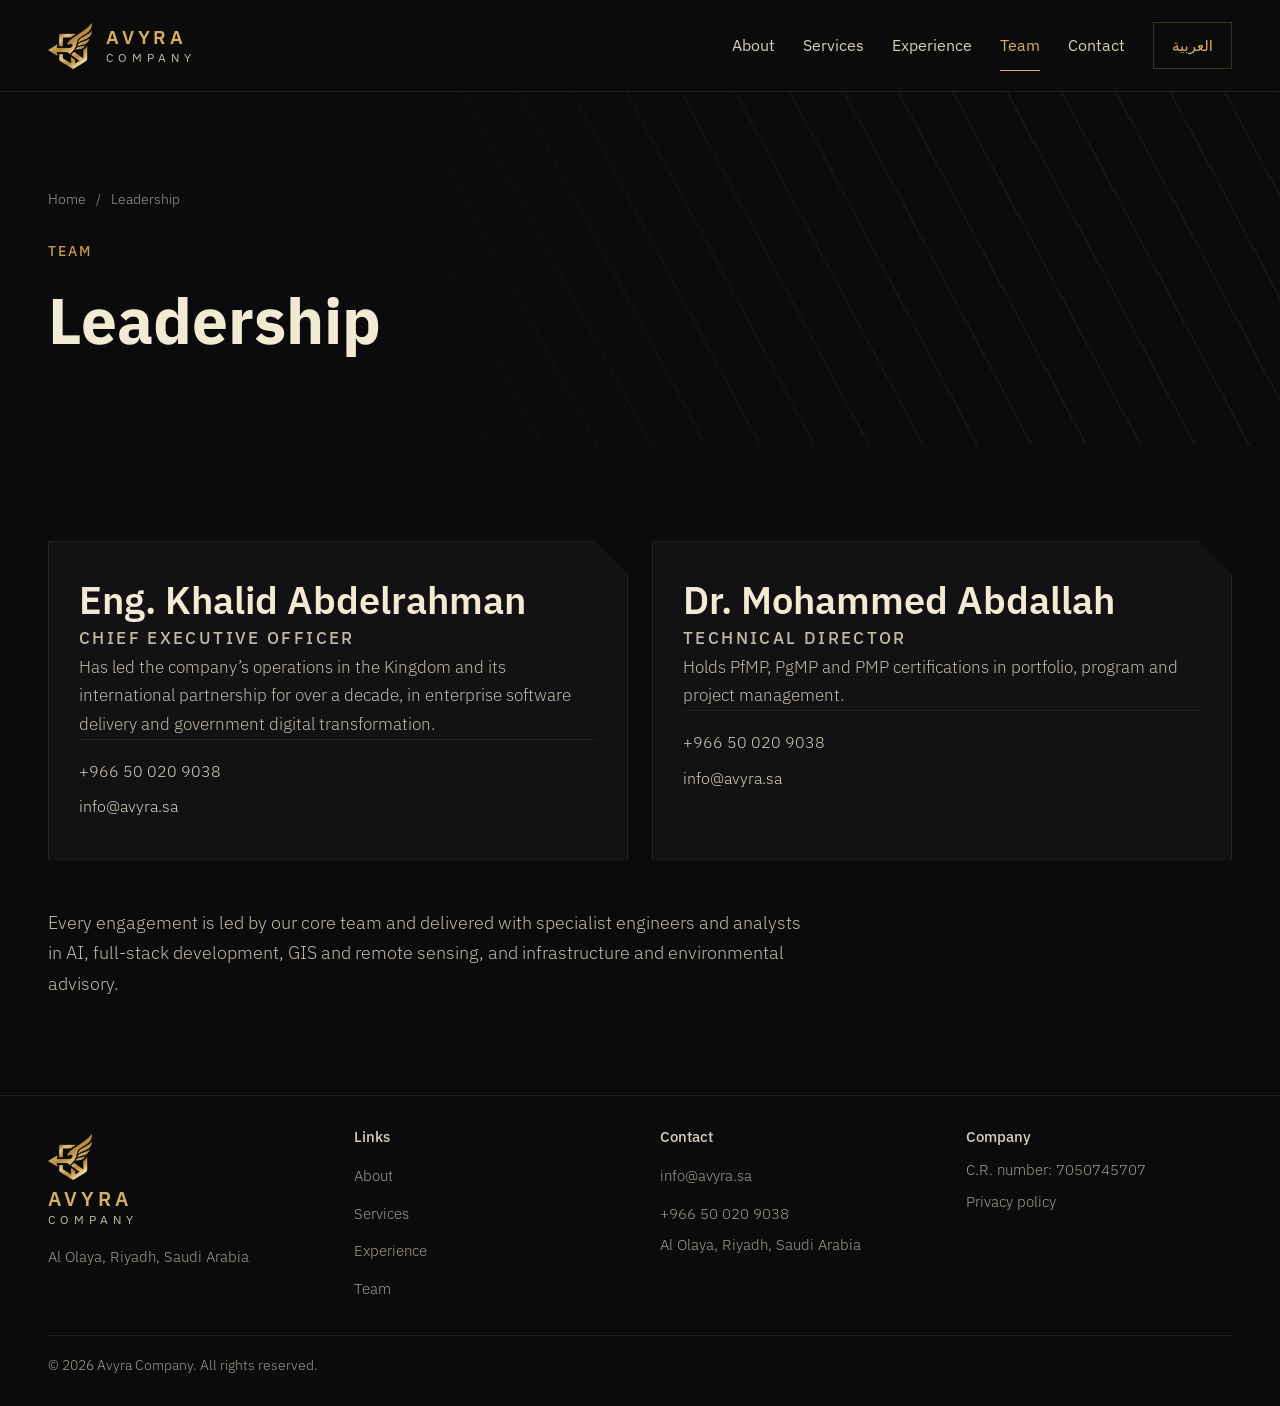
<file: en/team/index.html>
<!doctype html>
<html lang="en" dir="ltr">
<head>
<meta charset="utf-8">
<meta name="viewport" content="width=device-width, initial-scale=1">
<title>Leadership | Avyra Company</title>
<meta name="description" content="The company's leadership and the technical network behind it.">
<link rel="canonical" href="https://avyra.sa/en/team/">
<link rel="alternate" hreflang="en" href="https://avyra.sa/en/team/">
<link rel="alternate" hreflang="ar" href="https://avyra.sa/team/">
<link rel="alternate" hreflang="x-default" href="https://avyra.sa/team/">
<meta name="theme-color" content="#0b0b0d">
<meta property="og:type" content="website">
<meta property="og:site_name" content="Avyra Company">
<meta property="og:title" content="Leadership | Avyra Company">
<meta property="og:description" content="The company's leadership and the technical network behind it.">
<meta property="og:url" content="https://avyra.sa/en/team/">
<meta property="og:image" content="https://avyra.sa/assets/img/og-image.png">
<meta property="og:image:width" content="1200">
<meta property="og:image:height" content="630">
<meta property="og:locale" content="en_US">
<meta property="og:locale:alternate" content="ar_SA">
<meta name="twitter:card" content="summary_large_image">
<meta name="twitter:title" content="Leadership | Avyra Company">
<meta name="twitter:description" content="The company's leadership and the technical network behind it.">
<meta name="twitter:image" content="https://avyra.sa/assets/img/og-image.png">
<link rel="icon" href="/favicon.ico" sizes="any">
<link rel="icon" type="image/png" sizes="32x32" href="/assets/img/favicon-32.png">
<link rel="apple-touch-icon" href="/assets/img/apple-touch-icon.png">
<link rel="manifest" href="/site.webmanifest">
<link rel="preload" href="/assets/fonts/ibm-plex-sans-latin-400-normal.woff2" as="font" type="font/woff2" crossorigin>
<link rel="preload" href="/assets/fonts/ibm-plex-sans-latin-600-normal.woff2" as="font" type="font/woff2" crossorigin>
<link rel="stylesheet" href="/assets/css/style.css?v=13e9cf21">
<script>document.documentElement.classList.add("js")</script>
<script type="application/ld+json">{"@context": "https://schema.org", "@type": "BreadcrumbList", "itemListElement": [{"@type": "ListItem", "position": 1, "name": "Home", "item": "https://avyra.sa/en/"}, {"@type": "ListItem", "position": 2, "name": "Leadership", "item": "https://avyra.sa/en/team/"}]}</script>
</head>
<body>
<a class="skip" href="#main">Skip to content</a>
<header class="site">
  <a class="brand" href="/en/" aria-label="Avyra Company - Home"><img src="/assets/img/mark.png" alt="" width="46" height="48"><span class="brand-txt"><span class="brand-name">AVYRA</span><span class="brand-co">Company</span></span></a>
  <button class="menu-btn" type="button" hidden aria-label="Menu" aria-expanded="false" aria-controls="site-nav" data-open="Menu" data-close="Close menu"><span class="bars" aria-hidden="true"></span></button>
  <nav class="main" id="site-nav" aria-label="Main">
    <a href="/en/about/">About</a><a href="/en/services/">Services</a><a href="/en/projects/">Experience</a><a href="/en/team/" aria-current="page">Team</a><a href="/en/contact/">Contact</a>
    <a class="lang" href="/team/" hreflang="ar" lang="ar">العربية</a>
  </nav>
</header>
<main id="main">
<section class="page-hero"><div class="wrap stack g20"><nav class="crumbs" aria-label="breadcrumb"><a href="/en/">Home</a><span aria-hidden="true">/</span><span>Leadership</span></nav><p class="eyebrow">Team</p><h1>Leadership</h1></div></section>
<section><div class="wrap stack g48"><div class="cards"><div class="card"><h2>Eng. Khalid Abdelrahman</h2><p class="eyebrow">Chief Executive Officer</p><p class="muted">Has led the company’s operations in the Kingdom and its international partnership for over a decade, in enterprise software delivery and government digital transformation.</p><ul><li><a href="tel:+966500209038"><bdi>+966 50 020 9038</bdi></a></li><li><a href="mailto:info@avyra.sa"><bdi>info@avyra.sa</bdi></a></li></ul></div>
<div class="card"><h2>Dr. Mohammed Abdallah</h2><p class="eyebrow">Technical Director</p><p class="muted">Holds PfMP, PgMP and PMP certifications in portfolio, program and project management.</p><ul><li><a href="tel:+966500209038"><bdi>+966 50 020 9038</bdi></a></li><li><a href="mailto:info@avyra.sa"><bdi>info@avyra.sa</bdi></a></li></ul></div>
</div><p class="muted" style="max-width:70ch">Every engagement is led by our core team and delivered with specialist engineers and analysts in AI, full-stack development, GIS and remote sensing, and infrastructure and environmental advisory.</p></div></section>
</main>
<footer class="site">
  <div class="wrap">
    <div class="stack g12"><a class="brand" href="/en/"><img src="/assets/img/mark.png" alt="" width="34" height="36" loading="lazy"><span class="brand-txt"><span class="brand-name" style="font-size:20px">AVYRA</span><span class="brand-co">Company</span></span></a>
      <p>Al Olaya, Riyadh, Saudi Arabia</p></div>
    <div><h2>Links</h2><ul><li><a href="/en/about/">About</a></li><li><a href="/en/services/">Services</a></li><li><a href="/en/projects/">Experience</a></li><li><a href="/en/team/">Team</a></li></ul></div>
    <div><h2>Contact</h2><ul><li><a href="mailto:info@avyra.sa"><bdi>info@avyra.sa</bdi></a></li><li><a href="tel:+966500209038"><bdi>+966 50 020 9038</bdi></a></li><li>Al Olaya, Riyadh, Saudi Arabia</li></ul></div>
    <div><h2>Company</h2><ul><li>C.R. number: <bdi>7050745707</bdi></li><li><a href="/en/privacy/">Privacy policy</a></li></ul></div>
    <p class="fine">© 2026 Avyra Company. All rights reserved.</p>
  </div>
</footer>
<script src="/assets/js/main.js?v=3205c715" defer></script>
</body></html>
</file>
<file: assets/css/style.css>
/* Self-hosted fonts (SIL OFL). Source: Fontsource. */
@font-face{font-family:'Reem Kufi';font-style:normal;font-display:swap;font-weight:600;src:url('/assets/fonts/reem-kufi-arabic-600-normal.woff2') format('woff2');unicode-range:U+0600-06FF,U+200C-200E,U+2010-2011,U+204F,U+2E41,U+FB50-FDFF,U+FE70-FEFF}
@font-face{font-family:'Reem Kufi';font-style:normal;font-display:swap;font-weight:700;src:url('/assets/fonts/reem-kufi-arabic-700-normal.woff2') format('woff2');unicode-range:U+0600-06FF,U+200C-200E,U+2010-2011,U+204F,U+2E41,U+FB50-FDFF,U+FE70-FEFF}
@font-face{font-family:'Reem Kufi';font-style:normal;font-display:swap;font-weight:600;src:url('/assets/fonts/reem-kufi-latin-600-normal.woff2') format('woff2');unicode-range:U+0000-00FF,U+0131,U+0152-0153,U+02BB-02BC,U+02C6,U+02DA,U+02DC,U+2000-206F,U+20AC,U+2122,U+2191,U+2193,U+2212,U+2215,U+FEFF,U+FFFD}
@font-face{font-family:'Reem Kufi';font-style:normal;font-display:swap;font-weight:700;src:url('/assets/fonts/reem-kufi-latin-700-normal.woff2') format('woff2');unicode-range:U+0000-00FF,U+0131,U+0152-0153,U+02BB-02BC,U+02C6,U+02DA,U+02DC,U+2000-206F,U+20AC,U+2122,U+2191,U+2193,U+2212,U+2215,U+FEFF,U+FFFD}
@font-face{font-family:'IBM Plex Sans Arabic';font-style:normal;font-display:swap;font-weight:300;src:url('/assets/fonts/ibm-plex-sans-arabic-arabic-300-normal.woff2') format('woff2');unicode-range:U+0600-06FF,U+200C-200E,U+2010-2011,U+204F,U+2E41,U+FB50-FDFF,U+FE70-FEFF}
@font-face{font-family:'IBM Plex Sans Arabic';font-style:normal;font-display:swap;font-weight:400;src:url('/assets/fonts/ibm-plex-sans-arabic-arabic-400-normal.woff2') format('woff2');unicode-range:U+0600-06FF,U+200C-200E,U+2010-2011,U+204F,U+2E41,U+FB50-FDFF,U+FE70-FEFF}
@font-face{font-family:'IBM Plex Sans Arabic';font-style:normal;font-display:swap;font-weight:500;src:url('/assets/fonts/ibm-plex-sans-arabic-arabic-500-normal.woff2') format('woff2');unicode-range:U+0600-06FF,U+200C-200E,U+2010-2011,U+204F,U+2E41,U+FB50-FDFF,U+FE70-FEFF}
@font-face{font-family:'IBM Plex Sans Arabic';font-style:normal;font-display:swap;font-weight:600;src:url('/assets/fonts/ibm-plex-sans-arabic-arabic-600-normal.woff2') format('woff2');unicode-range:U+0600-06FF,U+200C-200E,U+2010-2011,U+204F,U+2E41,U+FB50-FDFF,U+FE70-FEFF}
@font-face{font-family:'IBM Plex Sans Arabic';font-style:normal;font-display:swap;font-weight:700;src:url('/assets/fonts/ibm-plex-sans-arabic-arabic-700-normal.woff2') format('woff2');unicode-range:U+0600-06FF,U+200C-200E,U+2010-2011,U+204F,U+2E41,U+FB50-FDFF,U+FE70-FEFF}
@font-face{font-family:'IBM Plex Sans Arabic';font-style:normal;font-display:swap;font-weight:400;src:url('/assets/fonts/ibm-plex-sans-arabic-latin-400-normal.woff2') format('woff2');unicode-range:U+0000-00FF,U+0131,U+0152-0153,U+02BB-02BC,U+02C6,U+02DA,U+02DC,U+2000-206F,U+20AC,U+2122,U+2191,U+2193,U+2212,U+2215,U+FEFF,U+FFFD}
@font-face{font-family:'IBM Plex Sans Arabic';font-style:normal;font-display:swap;font-weight:500;src:url('/assets/fonts/ibm-plex-sans-arabic-latin-500-normal.woff2') format('woff2');unicode-range:U+0000-00FF,U+0131,U+0152-0153,U+02BB-02BC,U+02C6,U+02DA,U+02DC,U+2000-206F,U+20AC,U+2122,U+2191,U+2193,U+2212,U+2215,U+FEFF,U+FFFD}
@font-face{font-family:'IBM Plex Sans Arabic';font-style:normal;font-display:swap;font-weight:600;src:url('/assets/fonts/ibm-plex-sans-arabic-latin-600-normal.woff2') format('woff2');unicode-range:U+0000-00FF,U+0131,U+0152-0153,U+02BB-02BC,U+02C6,U+02DA,U+02DC,U+2000-206F,U+20AC,U+2122,U+2191,U+2193,U+2212,U+2215,U+FEFF,U+FFFD}
@font-face{font-family:'IBM Plex Sans Arabic';font-style:normal;font-display:swap;font-weight:700;src:url('/assets/fonts/ibm-plex-sans-arabic-latin-700-normal.woff2') format('woff2');unicode-range:U+0000-00FF,U+0131,U+0152-0153,U+02BB-02BC,U+02C6,U+02DA,U+02DC,U+2000-206F,U+20AC,U+2122,U+2191,U+2193,U+2212,U+2215,U+FEFF,U+FFFD}
@font-face{font-family:'IBM Plex Sans';font-style:normal;font-display:swap;font-weight:300;src:url('/assets/fonts/ibm-plex-sans-latin-300-normal.woff2') format('woff2');unicode-range:U+0000-00FF,U+0131,U+0152-0153,U+02BB-02BC,U+02C6,U+02DA,U+02DC,U+2000-206F,U+20AC,U+2122,U+2191,U+2193,U+2212,U+2215,U+FEFF,U+FFFD}
@font-face{font-family:'IBM Plex Sans';font-style:normal;font-display:swap;font-weight:400;src:url('/assets/fonts/ibm-plex-sans-latin-400-normal.woff2') format('woff2');unicode-range:U+0000-00FF,U+0131,U+0152-0153,U+02BB-02BC,U+02C6,U+02DA,U+02DC,U+2000-206F,U+20AC,U+2122,U+2191,U+2193,U+2212,U+2215,U+FEFF,U+FFFD}
@font-face{font-family:'IBM Plex Sans';font-style:normal;font-display:swap;font-weight:500;src:url('/assets/fonts/ibm-plex-sans-latin-500-normal.woff2') format('woff2');unicode-range:U+0000-00FF,U+0131,U+0152-0153,U+02BB-02BC,U+02C6,U+02DA,U+02DC,U+2000-206F,U+20AC,U+2122,U+2191,U+2193,U+2212,U+2215,U+FEFF,U+FFFD}
@font-face{font-family:'IBM Plex Sans';font-style:normal;font-display:swap;font-weight:600;src:url('/assets/fonts/ibm-plex-sans-latin-600-normal.woff2') format('woff2');unicode-range:U+0000-00FF,U+0131,U+0152-0153,U+02BB-02BC,U+02C6,U+02DA,U+02DC,U+2000-206F,U+20AC,U+2122,U+2191,U+2193,U+2212,U+2215,U+FEFF,U+FFFD}
@font-face{font-family:'IBM Plex Sans';font-style:normal;font-display:swap;font-weight:700;src:url('/assets/fonts/ibm-plex-sans-latin-700-normal.woff2') format('woff2');unicode-range:U+0000-00FF,U+0131,U+0152-0153,U+02BB-02BC,U+02C6,U+02DA,U+02DC,U+2000-206F,U+20AC,U+2122,U+2191,U+2193,U+2212,U+2215,U+FEFF,U+FFFD}
/* Sahm Alkarar Company — shared styles. Direction-aware via logical properties (RTL/LTR). */
:root{
  --ink:#0b0b0d; --ink-2:#101013; --card:#121215; --line:#231f15; --line-2:#2a2418; --line-3:#3a3322;
  --gold:#d4af63; --gold-hi:#e6c98a; --gold-deep:#b8893a;
  --text:#efe9dc; --head:#f3ead4; --muted:#c2baa7; --soft:#d8cfba; --dim:#a39b88;
  --gutter:clamp(20px,4vw,48px); --max:1240px;
}
*,*::before,*::after{box-sizing:border-box}
html{scroll-behavior:smooth;-webkit-text-size-adjust:100%}
body{margin:0;background:var(--ink);color:var(--text);font-weight:300;font-size:18px;line-height:1.8;overflow-x:hidden}
html[lang="ar"] body{font-family:'IBM Plex Sans Arabic',system-ui,'Segoe UI',Tahoma,sans-serif}
html[lang="en"] body{font-family:'IBM Plex Sans',system-ui,'Segoe UI',sans-serif;line-height:1.7}
h1,h2,h3{margin:0;color:var(--head);text-wrap:balance}
html[lang="ar"] h1,html[lang="ar"] .brand-name{font-family:'Reem Kufi',sans-serif}
html[lang="ar"] h2,html[lang="ar"] h3{font-family:'IBM Plex Sans Arabic',system-ui,'Segoe UI',Tahoma,sans-serif}
html[lang="en"] h1,html[lang="en"] h2,html[lang="en"] h3,html[lang="en"] .brand-name{font-family:'IBM Plex Sans',system-ui,'Segoe UI',sans-serif}
p{margin:0}
a{color:inherit;text-decoration:none}
img{max-width:100%;height:auto}
:focus-visible{outline:2px solid var(--gold);outline-offset:3px}
.skip{position:absolute;inset-inline-start:16px;top:-60px;background:var(--gold);color:var(--ink);padding:10px 18px;z-index:100;font-weight:500}
.skip:focus{top:12px}

/* layout */
.wrap{max-width:var(--max);margin-inline:auto}
section,.band{padding:clamp(64px,9vw,96px) var(--gutter)}
.alt{background:var(--ink-2);border-block:1px solid var(--line)}
.eyebrow{font-size:14px;font-weight:500;color:#c79a47;letter-spacing:.14em;text-transform:uppercase}
html[lang="ar"] .eyebrow{letter-spacing:.08em;font-size:15px;text-transform:none}
.stack{display:flex;flex-direction:column}
.g12{gap:12px}.g16{gap:16px}.g20{gap:20px}.g28{gap:28px}.g48{gap:48px}
.cols{display:grid;grid-template-columns:repeat(auto-fit,minmax(min(100%,340px),1fr));gap:56px;align-items:start}
.cards{display:grid;grid-template-columns:repeat(auto-fit,minmax(min(100%,300px),1fr));gap:24px}
h2{font-weight:600;font-size:clamp(30px,4vw,46px);line-height:1.3}
html[lang="ar"] h1{word-spacing:.04em}
html[lang="ar"] h2{font-weight:700;font-size:clamp(26px,4.4vw,34px);line-height:1.4}
html[lang="ar"] h3{font-weight:600;line-height:1.5}
html[lang="en"] h2{font-size:clamp(28px,3.6vw,38px);line-height:1.25}
.lead{font-size:20px;color:var(--muted);max-width:56ch}
.muted{color:var(--muted)}

/* header */
header.site{display:flex;flex-wrap:wrap;align-items:center;justify-content:space-between;gap:14px 32px;padding:20px var(--gutter);border-bottom:1px solid var(--line);background:var(--ink);position:relative;z-index:5}
.brand{display:flex;align-items:center;gap:14px}
.brand img{height:46px;width:auto}
.brand-name{font-weight:600;font-size:26px;color:var(--gold)}
html[lang="en"] .brand-name{font-size:19px;letter-spacing:.2em;text-transform:uppercase}
nav.main{display:flex;flex-wrap:wrap;align-items:center;gap:6px 28px;font-size:16px;font-weight:400}
nav.main a{color:#d6cebb;padding:12px 0}
nav.main a:hover,nav.main a[aria-current="page"]{color:var(--gold)}
nav.main a.lang{border:1px solid var(--line-3);padding:10px 18px;color:var(--gold);font-size:15px}
nav.main a.lang:hover{border-color:var(--gold)}

/* buttons */
.btn{display:inline-block;padding:14px 32px;font-weight:500;font-size:17px;border:1px solid var(--line-3);color:var(--text);transition:border-color .2s,color .2s,background .2s}
.btn:hover{border-color:var(--gold);color:var(--gold)}
.btn.gold{background:var(--gold);border-color:var(--gold);color:var(--ink);clip-path:polygon(0 0,calc(100% - 14px) 0,100% 14px,100% 100%,0 100%)}
html[dir="rtl"] .btn.gold{clip-path:polygon(14px 0,100% 0,100% 100%,0 100%,0 14px)}
.btn.gold:hover{background:var(--gold-hi);color:var(--ink)}
.btns{display:flex;flex-wrap:wrap;gap:16px}

/* hero */
.hero{position:relative;padding-block:clamp(64px,9vw,104px)}
.hero::before{content:"";position:absolute;inset:0;background:repeating-linear-gradient(118deg,transparent 0 46px,rgba(212,175,99,.07) 46px 48px);-webkit-mask-image:linear-gradient(to left,transparent 5%,#000 70%);mask-image:linear-gradient(to left,transparent 5%,#000 70%)}
html[dir="ltr"] .hero::before{background:repeating-linear-gradient(62deg,transparent 0 46px,rgba(212,175,99,.07) 46px 48px);-webkit-mask-image:linear-gradient(to right,transparent 5%,#000 70%);mask-image:linear-gradient(to right,transparent 5%,#000 70%)}
.hero .wrap{position:relative}
.hero h1{font-weight:700;font-size:clamp(40px,6vw,76px);line-height:1.15}
html[lang="ar"] .hero h1{line-height:1.3}
html[lang="en"] .hero h1{font-size:clamp(36px,5vw,64px);line-height:1.1}
.hero-art{display:flex;justify-content:center;align-items:center;min-height:320px;background:radial-gradient(closest-side,rgba(212,175,99,.16),transparent)}
.hero-art img{width:min(100%,440px)}
.page-hero{position:relative;padding-block:clamp(56px,8vw,88px)}
.page-hero::before{content:"";position:absolute;inset:0;background:repeating-linear-gradient(118deg,transparent 0 46px,rgba(212,175,99,.06) 46px 48px);-webkit-mask-image:linear-gradient(to left,transparent 10%,#000 80%);mask-image:linear-gradient(to left,transparent 10%,#000 80%)}
html[dir="ltr"] .page-hero::before{background:repeating-linear-gradient(62deg,transparent 0 46px,rgba(212,175,99,.06) 46px 48px);-webkit-mask-image:linear-gradient(to right,transparent 10%,#000 80%);mask-image:linear-gradient(to right,transparent 10%,#000 80%)}
.page-hero .wrap{position:relative}
.page-hero h1{font-weight:700;font-size:clamp(40px,5.5vw,64px);line-height:1.15}
html[lang="ar"] .page-hero h1{line-height:1.3}
.crumbs{font-size:14px;color:var(--dim);display:flex;flex-wrap:wrap;align-items:center;gap:0 10px}
.crumbs>*{padding:10px 0;line-height:1.4;display:inline-block}
.crumbs a:hover{color:var(--gold)}
.icon{width:52px;height:52px;fill:none;stroke:var(--gold);stroke-width:2;stroke-linecap:square}

/* cards */
.card{background:var(--card);border:1px solid var(--line-2);padding:34px 30px 38px;clip-path:polygon(0 0,calc(100% - 34px) 0,100% 34px,100% 100%,0 100%)}
html[dir="rtl"] .card{clip-path:polygon(34px 0,100% 0,100% 100%,0 100%,0 34px)}
.card h3{font-weight:600;font-size:28px}
html[lang="ar"] .card h3{font-size:22px}
.card p{color:var(--muted);font-size:17px}
.card.link{display:flex;flex-direction:column;gap:16px;transition:border-color .2s,background .2s}
.card.link:hover{border-color:var(--gold-deep);background:#15151a}
.card ul,.list{list-style:none;margin:0;padding:0;display:flex;flex-direction:column;gap:8px;font-size:16px;color:var(--soft)}
.card ul{border-top:1px solid var(--line);padding-top:18px}
.more{margin-top:auto;color:var(--gold);font-weight:500;font-size:16px}
.principle{padding:22px 0;border-bottom:1px solid var(--line)}
.principle:last-child{border-bottom:0}
.principle h3{font-size:24px;color:var(--gold);font-weight:600}
html[lang="ar"] .principle h3{font-size:22px}
.principle p{color:var(--muted);font-size:17px}
.rows>div{display:flex;flex-wrap:wrap;justify-content:space-between;gap:6px 24px;padding:18px 0;border-bottom:1px solid var(--line)}
.rows>div:last-child{border-bottom:0}
.rows dt{color:var(--dim);font-size:15px}
.rows dd{margin:0;font-size:17px;color:var(--text)}
dl.rows{margin:0}
.rows a:hover{color:var(--gold)}
bdi,.ltr{unicode-bidi:isolate;direction:ltr}

/* feature (previous work) */
.work{display:grid;grid-template-columns:repeat(auto-fit,minmax(min(100%,340px),1fr));gap:0;border:1px solid var(--line-2);background:var(--card)}
.work .info{padding:clamp(28px,4vw,48px);display:flex;flex-direction:column;gap:18px}
.work .shot{background:radial-gradient(closest-side,rgba(212,175,99,.12),transparent),var(--ink-2);min-height:300px;display:flex;align-items:center;justify-content:center;padding:32px;border-inline-start:1px solid var(--line-2)}
.tag{display:inline-block;align-self:flex-start;border:1px solid var(--line-3);color:var(--gold);padding:4px 14px;font-size:14px;font-weight:500}
.feat{display:grid;grid-template-columns:repeat(auto-fit,minmax(min(100%,220px),1fr));gap:16px 28px;padding-top:6px}
.feat div{border-top:1px solid var(--line-2);padding-top:12px}
.feat strong{display:block;color:var(--gold);font-weight:500;font-size:17px}
.feat span{color:var(--muted);font-size:16px}
.mock{width:100%;max-width:360px;border:1px solid var(--line-3);background:#0e0e11}
.mock i{display:block;height:10px;background:var(--line-2);margin:10px}
.mock .bar{display:flex;gap:6px;padding:10px;border-bottom:1px solid var(--line-3)}
.mock .bar b{width:9px;height:9px;border-radius:50%;background:var(--line-3)}

/* cta + footer */
.cta{text-align:start}
.cta .wrap{display:flex;flex-wrap:wrap;align-items:center;justify-content:space-between;gap:28px 48px}
footer.site{padding:32px var(--gutter) 28px;border-top:1px solid var(--line);font-size:15px;color:var(--dim)}
footer.site .wrap{display:grid;grid-template-columns:repeat(auto-fit,minmax(min(100%,220px),1fr));gap:28px 40px}
footer.site h2{font-size:15px;font-weight:500;color:var(--soft);margin-bottom:10px;font-family:inherit}
footer.site a{display:inline-block;padding:6px 0}
footer.site a:hover{color:var(--gold)}
footer.site ul{list-style:none;margin:0;padding:0;display:flex;flex-direction:column;gap:0}
.fine{grid-column:1/-1;border-top:1px solid var(--line);padding-top:18px;font-size:14px}
.prose{max-width:70ch}
.prose h2{font-size:28px;margin-top:28px}
html[lang="ar"] .prose h2{font-size:24px}
.prose p,.prose li{color:var(--muted)}
@media (prefers-reduced-motion:reduce){*{transition:none!important;scroll-behavior:auto!important}}

/* ---------- motion & polish ---------- */
header.site{position:sticky;top:0;background:rgba(11,11,13,.82);-webkit-backdrop-filter:blur(14px);backdrop-filter:blur(14px);transition:border-color .3s,box-shadow .3s}
header.site.scrolled{border-bottom-color:var(--line-2);box-shadow:0 10px 30px rgba(0,0,0,.35)}
[id]{scroll-margin-top:84px}
nav.main a:not(.lang){position:relative}
nav.main a:not(.lang)::after{content:"";position:absolute;inset-inline:0;bottom:0;height:1px;background:var(--gold);transform:scaleX(0);transform-origin:center;transition:transform .3s}
nav.main a:not(.lang):hover::after,nav.main a[aria-current="page"]::after{transform:scaleX(1)}

/* hero: the feather lines drift slowly; the logo floats */
@keyframes drift{from{background-position:0 0}to{background-position:96px 0}}
@keyframes floaty{0%,100%{transform:translateY(0)}50%{transform:translateY(-10px)}}
@keyframes glow{0%,100%{opacity:.75}50%{opacity:1}}
.hero::before,.page-hero::before{animation:drift 40s linear infinite}
.hero-art{position:relative}
.hero-art img{animation:floaty 9s ease-in-out infinite}
.hero-art::after{content:"";position:absolute;inset:12%;background:radial-gradient(closest-side,rgba(212,175,99,.18),transparent);animation:glow 9s ease-in-out infinite;z-index:-1}

/* reveal on scroll (only when JS is running and motion is allowed) */
.js .rv{opacity:0;transform:translateY(18px);transition:opacity .55s cubic-bezier(.2,.7,.2,1) var(--d,0ms),transform .55s cubic-bezier(.2,.7,.2,1) var(--d,0ms)}
.js .rv.in{opacity:1;transform:none}
.js .hero-art.rv{transform:scale(.96)}
.js .hero-art.rv.in{transform:none}

/* cards: gold edge sweeps in on hover */
.card{position:relative;overflow:hidden;transition:transform .35s cubic-bezier(.2,.7,.2,1),border-color .3s,background .3s}
.card::before{content:"";position:absolute;inset-inline:0;top:0;height:2px;background:linear-gradient(90deg,transparent,var(--gold),transparent);transform:scaleX(0);transition:transform .5s cubic-bezier(.2,.7,.2,1)}
.card:hover{transform:translateY(-4px);border-color:var(--gold-deep)}
.card:hover::before{transform:scaleX(1)}
.card.link .more{transition:letter-spacing .3s,color .3s}
.card.link:hover .more{color:var(--gold-hi)}
.btn{position:relative}
.btn.gold:hover{transform:translateY(-1px)}
.principle h3{transition:padding .3s}
.principle:hover h3{padding-inline-start:10px}
.work{transition:border-color .3s}
.work:hover{border-color:var(--gold-deep)}
@media print{.js .rv{opacity:1!important;transform:none!important}}
@media (prefers-reduced-motion:reduce){
  .hero::before,.page-hero::before,.hero-art img,.hero-art::after{animation:none!important}
  .js .rv{opacity:1!important;transform:none!important}
  .card:hover{transform:none}
}

/* screenshots in the previous-work block: info on top, two framed screens below */
.work{grid-template-columns:1fr}
.work .info{display:grid;grid-template-columns:repeat(auto-fit,minmax(min(100%,320px),1fr));gap:28px 56px;align-items:start}
.work .info .head{display:flex;flex-direction:column;gap:18px}
.work .info .feat{grid-template-columns:1fr;align-self:start;padding-top:0}
.work .shot{display:block;min-height:0;padding:clamp(20px,3vw,40px);border-inline-start:0;border-top:1px solid var(--line-2)}
.shots{display:grid;grid-template-columns:repeat(auto-fit,minmax(min(100%,420px),1fr));gap:clamp(20px,3vw,36px);margin:0;padding:0;list-style:none}
.work figure{margin:0;display:flex;flex-direction:column;gap:12px;min-width:0}
.win{display:block;border:1px solid var(--line-3);background:#0e0e11;box-shadow:0 24px 50px rgba(0,0,0,.55),0 0 0 1px rgba(212,175,99,.06);transition:border-color .3s,transform .35s cubic-bezier(.2,.7,.2,1)}
.win:hover{border-color:var(--gold-deep);transform:translateY(-3px)}
.win .bar{display:flex;gap:7px;padding:10px 14px;border-bottom:1px solid var(--line-3);background:#15151a}
.win .bar b{width:9px;height:9px;border-radius:50%;background:var(--line-3)}
.win img{display:block;width:100%;height:auto}
.work figcaption{font-size:14px;color:var(--soft)}
.shot-note{margin-top:clamp(16px,2vw,24px);font-size:14px;color:var(--dim)}

/* ---------- mobile menu ---------- */
.menu-btn{display:none;background:none;border:1px solid var(--line-3);color:var(--gold);width:46px;height:46px;cursor:pointer;align-items:center;justify-content:center;padding:0}
.menu-btn .bars,.menu-btn .bars::before,.menu-btn .bars::after{display:block;width:20px;height:2px;background:currentColor;position:relative;transition:transform .25s,background .25s}
.menu-btn .bars::before,.menu-btn .bars::after{content:"";position:absolute;inset-inline-start:0}
.menu-btn .bars::before{top:-6px}.menu-btn .bars::after{top:6px}
.menu-btn[aria-expanded="true"] .bars{background:transparent}
.menu-btn[aria-expanded="true"] .bars::before{transform:translateY(6px) rotate(45deg)}
.menu-btn[aria-expanded="true"] .bars::after{transform:translateY(-6px) rotate(-45deg)}
.sr{position:absolute;width:1px;height:1px;overflow:hidden;clip:rect(0 0 0 0);white-space:nowrap}
@media (max-width:860px){
  .js .menu-btn{display:inline-flex}
  .js header.site{flex-wrap:wrap}
  .js nav.main{display:none;flex-basis:100%;flex-direction:column;align-items:stretch;gap:0;border-top:1px solid var(--line);margin-top:6px}
  .js nav.main.open{display:flex}
  .js nav.main a{padding:14px 2px;border-bottom:1px solid var(--line);font-size:18px}
  .js nav.main a::after{display:none}
  .js nav.main a.lang{margin-top:14px;text-align:center;border:1px solid var(--line-3)}
  .brand-name{font-size:22px}
}

/* ---------- how we work / faq ---------- */
.steps{list-style:none;margin:0;padding:0;display:grid;grid-template-columns:repeat(auto-fit,minmax(min(100%,240px),1fr));gap:28px}
.steps li{display:flex;flex-direction:column;gap:14px;border-top:1px solid var(--line-3);padding-top:18px}
.steps .n{font-family:'IBM Plex Sans',system-ui,'Segoe UI',sans-serif;color:var(--gold);font-size:15px;font-weight:600;letter-spacing:.1em}
.steps h3{font-size:22px;font-weight:600}
html[lang="ar"] .steps h3{font-size:20px}
.steps p{color:var(--muted);font-size:16px}
.faq details{border-bottom:1px solid var(--line);padding:6px 0}
.faq summary{cursor:pointer;list-style:none;padding:18px 0;min-height:44px;font-size:19px;color:var(--head);display:flex;justify-content:space-between;gap:20px;align-items:center}
.faq summary::-webkit-details-marker{display:none}
.faq summary::after{content:"+";color:var(--gold);font-size:26px;line-height:1;transition:transform .25s;flex:none}
.faq details[open] summary::after{transform:rotate(45deg)}
.faq details p{color:var(--muted);padding:0 0 18px;max-width:60ch}

/* ---------- contact form ---------- */
.form{position:relative;background:var(--card);border:1px solid var(--line-2);padding:clamp(24px,3.5vw,40px);display:flex;flex-direction:column;gap:22px}
.form h3{font-size:26px;font-weight:600}
html[lang="ar"] .form h3{font-size:22px}
.form .fields{display:grid;grid-template-columns:repeat(auto-fit,minmax(min(100%,230px),1fr));gap:18px}
.form .full{grid-column:1/-1}
.form label{display:flex;flex-direction:column;gap:8px;font-size:15px;color:var(--soft);font-weight:400}
.form input[type=text],.form input[type=email],.form input[type=tel],.form select,.form textarea{font:inherit;font-size:17px;color:var(--text);background:var(--ink);border:1px solid var(--line-3);padding:13px 14px;min-height:48px;width:100%;border-radius:0;transition:border-color .2s}
.form textarea{resize:vertical;min-height:130px}
.form input:focus,.form select:focus,.form textarea:focus{outline:none;border-color:var(--gold)}
.form [aria-invalid="true"]{border-color:#c0614f}
.form select{appearance:none;background-image:url("data:image/svg+xml;utf8,<svg xmlns='http://www.w3.org/2000/svg' width='12' height='8' viewBox='0 0 12 8'><path d='M1 1.5l5 5 5-5' fill='none' stroke='%23d4af63' stroke-width='1.6'/></svg>");background-repeat:no-repeat;background-position:right 16px center;background-size:12px 8px;padding-inline-end:42px}
html[dir="rtl"] .form select{background-position:left 16px center}
.form .consent{flex-direction:row;align-items:flex-start;gap:12px;font-size:14px;color:var(--muted)}
.form .consent input{margin-top:4px;accent-color:var(--gold);flex:none;width:22px;height:22px}
.form .consent a{color:var(--gold);padding:10px 0;text-decoration:underline;text-underline-offset:3px}
.form .actions{display:flex;flex-wrap:wrap;align-items:center;gap:14px 20px}
.form button.btn{cursor:pointer;font-family:inherit}
.form button[disabled]{opacity:.6;cursor:wait}
.form .note{font-size:14px;color:var(--dim)}
.form .status{min-height:1.4em;font-size:15px}
.form .status.ok{color:var(--gold)}
.form .status.bad{color:#e0907f}
.form{position:relative}.hp{position:absolute;inset:auto;width:1px;height:1px;opacity:0;pointer-events:none;overflow:hidden;clip-path:inset(50%)}
.hp{inset-inline-start:0;top:0;margin:0;padding:0;border:0}

/* screenshot pop-up */
.lb{border:1px solid var(--line-3);background:#0b0b0d;padding:clamp(10px,2vw,18px);max-width:min(96vw,1320px);width:max-content;max-height:94vh;color:var(--text);box-shadow:0 30px 80px rgba(0,0,0,.7);overflow:visible}
.lb::backdrop{background:rgba(5,5,7,.88);-webkit-backdrop-filter:blur(6px);backdrop-filter:blur(6px)}
.lb img{display:block;max-width:100%;max-height:calc(94vh - 40px);width:auto;height:auto;margin:0 auto}
.lb-x{position:absolute;top:-18px;inset-inline-end:-18px;width:44px;height:44px;border:1px solid var(--gold);background:var(--ink);color:var(--gold);font-size:28px;line-height:1;cursor:pointer;display:flex;align-items:center;justify-content:center;padding:0}
.lb-x:hover{background:var(--gold);color:var(--ink)}
@media (max-width:560px){.lb-x{top:-14px;inset-inline-end:-6px}}
html:has(dialog[open]){overflow:hidden}

/* Istiqdam360 product banner */
.prod{display:flex;flex-wrap:wrap;align-items:center;justify-content:space-between;gap:20px 40px;background:#1b2a4a;padding:clamp(20px,3vw,36px);border-bottom:1px solid var(--line-2)}
.prod img{width:min(100%,420px);height:auto;display:block}
.prod-side{display:flex;flex-direction:column;align-items:flex-start;gap:16px;max-width:360px}
.prod-side p{margin:0;color:#e9edf5;font-size:18px;line-height:1.7}
.prod-side .tag{border-color:#b8963e;color:#e8cf8a}
#product .work .prod{border-bottom:0}

/* division logo in page hero */
.div-logo{display:flex;justify-content:center}
.div-logo img{width:min(100%,400px);height:auto;-webkit-mask-image:radial-gradient(closest-side,#000 72%,transparent 100%);mask-image:radial-gradient(closest-side,#000 72%,transparent 100%)}

/* ---------- v2: brand lockup, sheen, type moments, story, founder, proof, divisions, WhatsApp ---------- */
.brand-txt{display:flex;flex-direction:column;line-height:1.1}
.brand-co{font-size:12px;letter-spacing:.42em;color:var(--muted);text-transform:uppercase;font-weight:400;margin-top:3px}
html[lang="ar"] .brand-co{letter-spacing:.1em;font-size:12px;order:-1;margin:0 0 1px}

/* emblem: brushed-metal sheen passes over the logo */
.hero-art img{animation:none}
.emb{position:relative;width:min(100%,440px);animation:floaty 9s ease-in-out infinite}
.emb img{display:block;width:100%;height:auto}
.sheen{position:absolute;inset:0;-webkit-mask:var(--m) center/contain no-repeat;mask:var(--m) center/contain no-repeat;background:linear-gradient(105deg,transparent 38%,rgba(255,244,214,.7) 50%,transparent 62%) 160% 0/260% 100% no-repeat;animation:sheen 7s ease-in-out 1.2s infinite;pointer-events:none;mix-blend-mode:soft-light}
@keyframes sheen{0%{background-position:160% 0}45%,100%{background-position:-60% 0}}

/* big gold type moment */
.band-t{padding:clamp(28px,5vw,52px) var(--gutter);border-block:1px solid var(--line);background:linear-gradient(180deg,#0d0d10,var(--ink))}
.band-t .wrap{display:flex;flex-wrap:wrap;align-items:center;justify-content:center;gap:6px clamp(18px,4vw,56px)}
.band-t b{font-weight:700;font-size:clamp(34px,7.5vw,92px);line-height:1.15;color:transparent;-webkit-text-stroke:1px var(--gold-deep);background:linear-gradient(180deg,var(--gold-hi),var(--gold-deep));-webkit-background-clip:text;background-clip:text;opacity:.92}
html[lang="ar"] .band-t b{font-family:'Reem Kufi',sans-serif;-webkit-text-stroke:0;color:transparent}
html[lang="en"] .band-t b{font-family:'IBM Plex Sans',system-ui,'Segoe UI',sans-serif;font-size:clamp(26px,5.6vw,68px);letter-spacing:.02em}
.band-t .dot{width:10px;height:10px;background:var(--gold);transform:rotate(45deg);flex:none}

/* name story */
.story{background:radial-gradient(60% 70% at 25% 50%,rgba(212,175,99,.08),transparent)}
.mark-big{display:flex;justify-content:center}
.emb2{position:relative;width:min(100%,400px)}
.emb2 img{display:block;width:100%;height:auto;filter:drop-shadow(0 30px 40px rgba(0,0,0,.6))}
.pt{position:absolute;width:14px;height:14px;margin:-7px;border-radius:50%;background:var(--ink);border:2px solid var(--gold-hi);box-shadow:0 0 0 6px rgba(212,175,99,.2)}
.story-list{list-style:none;margin:0;padding:0;display:flex;flex-direction:column}
.story-list li{display:grid;grid-template-columns:auto 1fr;column-gap:20px;padding:20px 0;border-bottom:1px solid var(--line)}
.story-list li:last-child{border-bottom:0}
.story-list .n{grid-row:span 2;font-family:'IBM Plex Sans',system-ui,'Segoe UI',sans-serif;font-size:34px;font-weight:300;color:var(--gold-deep);line-height:1}
.story-list h3{font-size:24px;color:var(--gold)}
html[lang="ar"] .story-list h3{font-size:22px}
.story-list p{color:var(--muted)}

/* founder */
.founder{display:grid;grid-template-columns:minmax(0,380px) 1fr;gap:clamp(28px,5vw,72px);align-items:center}
@media (max-width:760px){.founder{grid-template-columns:1fr}.founder .ph{max-width:340px}}
.ph{margin:0;position:relative;padding:12px;border:1px solid var(--line-3);background:var(--card)}
.ph::after{content:"";position:absolute;inset:-10px 10px 10px -10px;border:1px solid var(--gold-deep);opacity:.45;z-index:-1}
html[dir="rtl"] .ph::after{inset:-10px -10px 10px 10px}
.ph img{display:block;width:100%;height:auto;filter:saturate(.92) contrast(1.02)}
.founder h2{font-size:clamp(32px,4.6vw,52px)}
.founder .role{color:var(--gold);font-size:19px;letter-spacing:.04em}
.founder .bio{max-width:58ch}

/* proof (coming soon) */
.proof{display:grid;gap:22px;align-items:start;padding:clamp(26px,4vw,44px);border:1px dashed var(--line-3);background:linear-gradient(135deg,rgba(212,175,99,.05),transparent 60%)}
.proof h2{font-size:clamp(24px,3vw,32px)}

/* who we serve */
.serve{padding-block:28px;border-bottom:1px solid var(--line)}
.serve-row{display:flex;flex-wrap:wrap;align-items:center;gap:14px 28px}
.serve-row h2{font-size:15px!important;font-family:inherit!important;font-weight:500;color:var(--dim);letter-spacing:.14em;text-transform:uppercase}
.chips{list-style:none;margin:0;padding:0;display:flex;flex-wrap:wrap;gap:10px}
.chips li{border:1px solid var(--line-3);padding:7px 16px;font-size:15px;color:var(--soft)}

/* each division gets its own hero texture and card rhythm */
.d-food::before{background:radial-gradient(circle at 1px 1px,rgba(212,175,99,.22) 1.3px,transparent 1.6px) 0 0/26px 26px!important;animation:none!important}
.d-technology::before{background:linear-gradient(rgba(212,175,99,.09) 1px,transparent 1px) 0 0/44px 44px,linear-gradient(90deg,rgba(212,175,99,.09) 1px,transparent 1px) 0 0/44px 44px!important;animation:none!important}
.d-contracting::before{background:repeating-linear-gradient(45deg,transparent 0 18px,rgba(212,175,99,.09) 18px 20px)!important;animation:none!important}
.cards-food,.cards-technology,.cards-contracting{counter-reset:s;grid-template-columns:repeat(auto-fit,minmax(min(100%,420px),1fr))}
.cards-food .card,.cards-technology .card,.cards-contracting .card{counter-increment:s;padding-inline-start:96px}
.cards-food .card::after,.cards-technology .card::after,.cards-contracting .card::after{content:"0" counter(s);position:absolute;inset-inline-start:28px;top:28px;font-family:'IBM Plex Sans',system-ui,'Segoe UI',sans-serif;font-size:38px;font-weight:300;color:var(--gold-deep)}

/* WhatsApp */
.wa{position:fixed;inset-inline-end:18px;bottom:18px;z-index:40;display:flex;align-items:center;gap:10px;background:var(--gold);color:var(--ink);padding:13px 18px;font-weight:500;font-size:16px;box-shadow:0 10px 30px rgba(0,0,0,.5);transition:background .2s,transform .2s}
.wa:hover{background:var(--gold-hi);transform:translateY(-2px)}
.wa svg{width:24px;height:24px;fill:none;stroke:currentColor;stroke-width:1.8;stroke-linejoin:round;stroke-linecap:round;flex:none}
@media (max-width:560px){.wa span{display:none}.wa{padding:14px}}
@media print{.wa{display:none}}
@media (prefers-reduced-motion:reduce){.emb,.sheen{animation:none!important}.sheen{display:none}}
.proof .tag{justify-self:start}

/* clients and registrations */
.logo-groups{display:flex;flex-wrap:wrap;gap:36px 64px}
.lg h3{font-size:15px!important;font-family:inherit!important;font-weight:500;color:var(--dim);letter-spacing:.14em;text-transform:uppercase;margin-bottom:16px}
html[lang="ar"] .lg h3{letter-spacing:.04em;text-transform:none;font-size:16px!important}
.logos{display:flex;flex-wrap:wrap;gap:20px}
.logos figure{margin:0;display:flex;flex-direction:column;gap:10px}
.plate{background:#fff;height:112px;min-width:200px;padding:16px 24px;display:flex;align-items:center;justify-content:center;border:1px solid var(--line-3);box-shadow:0 14px 34px rgba(0,0,0,.45)}
.plate img{max-height:76px;max-width:170px;width:auto;height:auto;display:block}
.logos figcaption{font-size:14px;color:var(--dim);max-width:200px}

.btn.soon{cursor:default;color:var(--dim);border-style:dashed;display:inline-flex;align-items:center;gap:10px;flex-wrap:wrap}
.btn.soon:hover{border-color:var(--line-3);color:var(--dim)}
.btn.soon em{font-style:normal;font-size:14px;color:var(--gold);border:1px solid var(--line-3);padding:2px 10px}
#profiles .card .btn{font-size:16px;padding:12px 22px}

.hook{margin:0;font-size:clamp(20px,2.4vw,26px);font-weight:500;color:var(--gold);line-height:1.5}

/* name story: cropped emblem so it differs from the hero logo */
.mark-crop{position:relative;overflow:hidden;width:min(100%,420px);aspect-ratio:1/1;margin-inline:auto;border:1px solid var(--line-3);background:radial-gradient(70% 70% at 50% 45%,rgba(212,175,99,.14),transparent),var(--card)}
.mark-crop img{position:absolute;inset:0;margin:auto;width:74%;height:auto;max-width:none;filter:drop-shadow(0 24px 30px rgba(0,0,0,.6))}
/* division cards: stretched link + PDF link */
.card.link .more.stretch::after{content:"";position:absolute;inset:0;z-index:1}
.card.link .foot{margin-top:auto;display:flex;flex-wrap:wrap;align-items:center;justify-content:space-between;gap:10px 18px;border-top:1px solid var(--line);padding-top:16px}
.card.link .pdf{position:relative;z-index:2;font-size:15px;color:var(--soft)}
.card.link .pdf:hover{color:var(--gold-hi)}
/* Istiqdam360 panel: gold hairline on the house dark card */
.prod{background:var(--card);box-shadow:inset 0 0 0 1px var(--gold-deep)}
.prod img{width:min(100%,460px)}
.prod-side p{color:var(--text)}
.prod-side .tag{border-color:var(--gold-deep);color:var(--gold)}
/* founder photo: dark, warm treatment */
.ph{overflow:hidden}
.ph img{filter:saturate(.55) contrast(1.08) brightness(.82) sepia(.2)}
.ph::before{content:"";position:absolute;inset:12px;z-index:1;pointer-events:none;background:linear-gradient(180deg,rgba(11,11,13,.30),rgba(11,11,13,0) 38%,rgba(11,11,13,.78)),linear-gradient(135deg,rgba(212,175,99,.16),transparent 60%)}
.founder .lead-line{margin:0;color:var(--soft);font-size:18px}
@media (max-width:560px){.wa{padding:12px;inset-inline-end:14px;bottom:14px}.wa svg{width:22px;height:22px}}

/* phones: the hero logo repeats the header brand and the About emblem, so hide it here */
@media (max-width:780px){.hero-art{display:none}.hero{padding-block:clamp(40px,10vw,56px)}}

/* Avyra additions */
.trustbar{border-block:1px solid var(--line);background:var(--ink-2)}
.trustbar ul{list-style:none;margin:0;padding:22px 0;display:grid;grid-template-columns:repeat(auto-fit,minmax(min(100%,230px),1fr));gap:14px 28px;font-size:15px;color:var(--soft)}
.trustbar li{border-inline-start:2px solid var(--gold-deep);padding-inline-start:14px;line-height:1.5}
.cards.two{grid-template-columns:repeat(auto-fit,minmax(min(100%,460px),1fr))}
.pillar{display:flex;flex-direction:column;gap:18px}
.pillar .principle h3{font-size:20px}
.pillar .outcome{margin-top:auto;border-top:1px solid var(--line);padding-top:18px;color:var(--gold);font-size:18px}
.gap-note{max-width:78ch;border-inline-start:2px solid var(--gold-deep);padding-inline-start:20px}
.trustbar{padding-block:0!important}
.cards.two{grid-template-columns:repeat(auto-fit,minmax(min(100%,370px),1fr));align-items:start}
</file>
